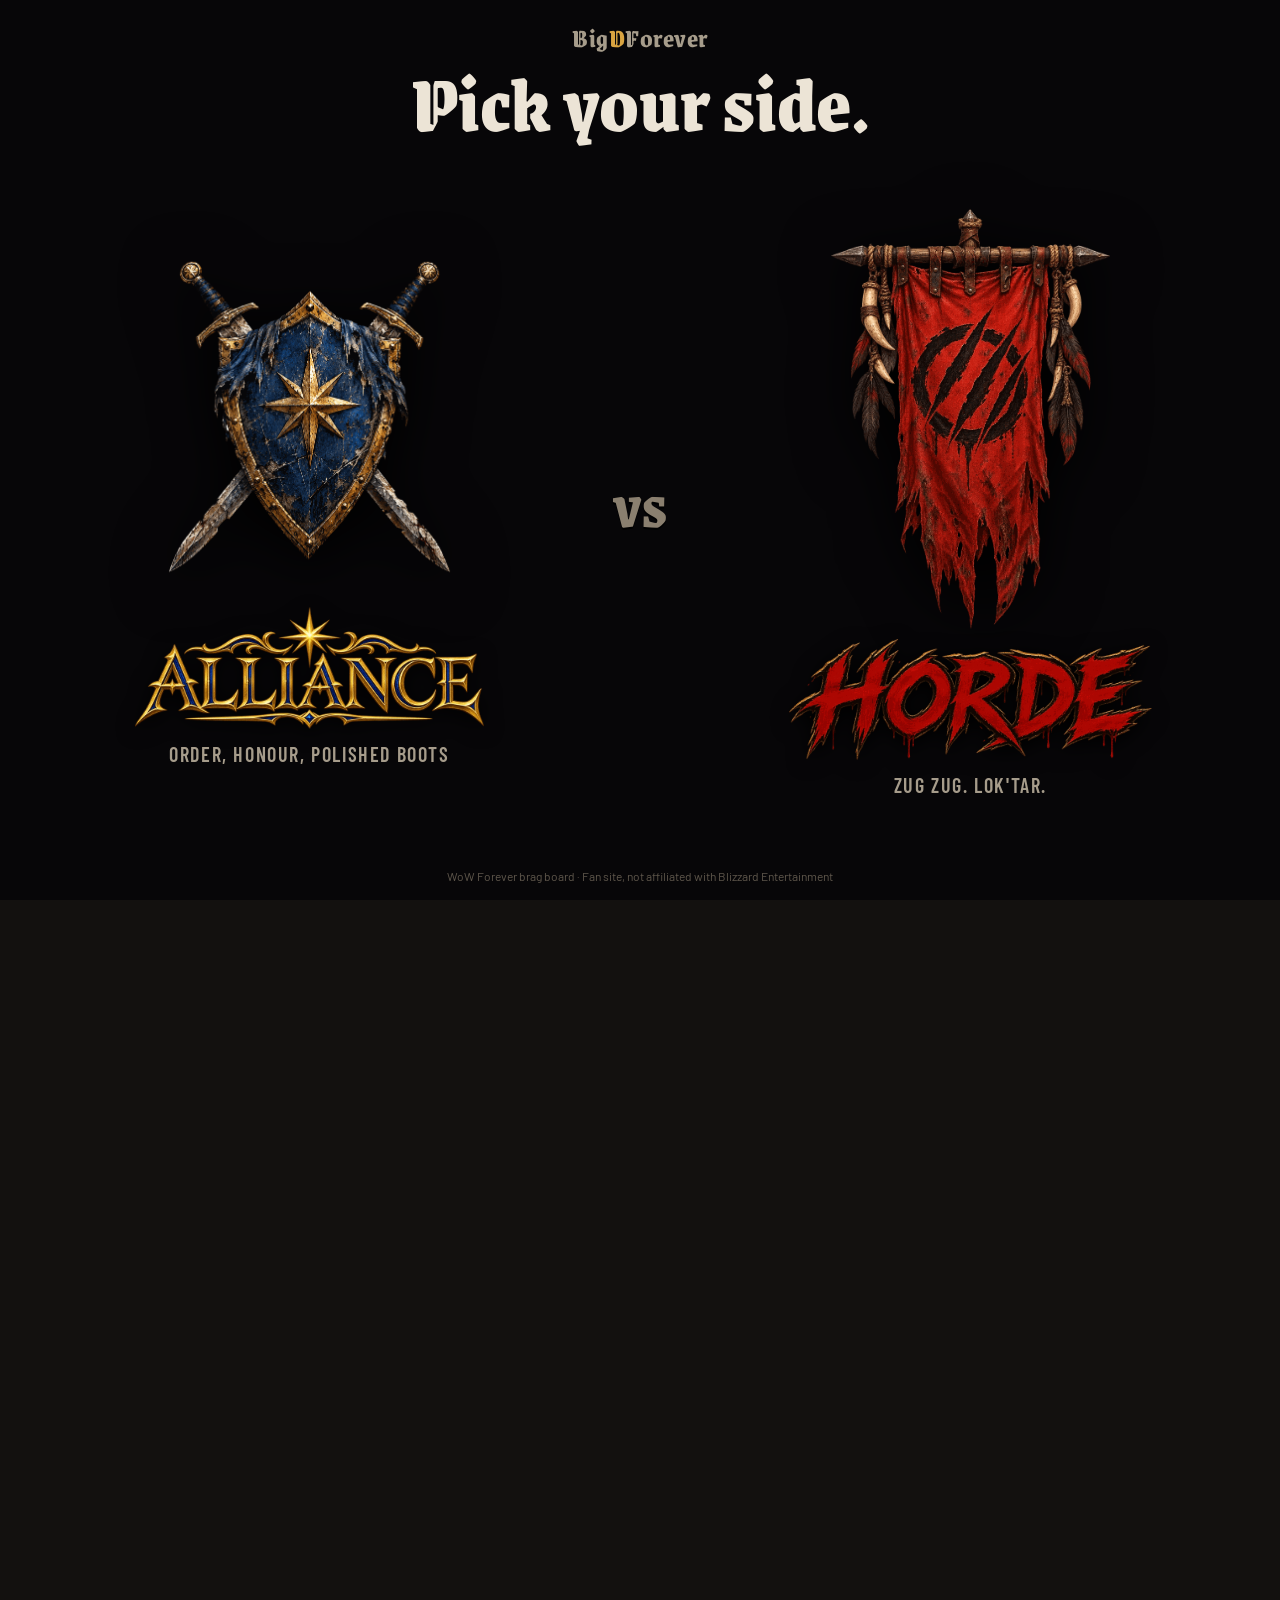
<file: index.html>
<!doctype html>
<html lang="en">
<head>
<meta charset="utf-8">
<meta name="google-site-verification" content="TQHtP5ySW8Yj8brTbme5kkc_IbCc7PNOZ9uqOQ9fnNc">
<meta name="viewport" content="width=device-width,initial-scale=1,viewport-fit=cover">
<meta property="og:title" content="BigDForever: BigD or Go Home">
<meta property="og:description" content="The WoW Forever brag board. Alliance vs Horde.">
<meta property="og:image" content="https://bigdforever.com/assets/art/share.jpg"><meta property="og:image:width" content="1200"><meta property="og:image:height" content="630"><meta property="og:type" content="website"><meta property="og:site_name" content="BigDForever"><meta name="twitter:card" content="summary_large_image">
<title>BigDForever – WoW Forever PvP Clips &amp; Brag Board (Alliance vs Horde)</title>
<script type="application/ld+json">
{"@context":"https://schema.org","@graph":[
 {"@type":"WebSite","name":"BigDForever","alternateName":"BigD Forever","url":"https://bigdforever.com/","description":"The WoW Forever brag board: Alliance vs Horde PvP clips, kills and glorious fails, read on air by our news anchors.","inLanguage":"en"},
 {"@type":"Organization","name":"BigDForever","url":"https://bigdforever.com/","logo":"https://bigdforever.com/assets/art/icon-512.png","sameAs":["https://www.youtube.com/@bigdforever_gg","https://www.tiktok.com/@bigdforever","https://discord.gg/Q4wMTybW6b","https://ko-fi.com/bigdforever"]}
]}
</script>
<link rel="canonical" href="https://bigdforever.com/">
<meta property="og:url" content="https://bigdforever.com/">
<meta name="description" content="The WoW Forever brag board. Alliance vs Horde: post your kills, loot and glorious fails. BigD or Go Home.">
<link rel="icon" type="image/png" sizes="32x32" href="assets/art/icon-32.png"><link rel="icon" type="image/png" sizes="192x192" href="assets/art/icon-192.png"><link rel="apple-touch-icon" href="assets/art/apple-touch-icon.png">
<link rel="preconnect" href="https://fonts.googleapis.com">
<link rel="stylesheet" href="https://fonts.googleapis.com/css2?family=Grenze+Gotisch:wght@600;800;900&family=Barlow:wght@400;500;600;700&family=Barlow+Condensed:wght@600;700&family=JetBrains+Mono:wght@500&display=swap">
<style>
/* Layout: a war-propaganda broadsheet. Full-bleed bands stacked down the page; the whole page re-tints to the faction you pick (navy/gold decree vs crimson/black war camp). Single committed dark look. */
:root{
  --ink:#13110f; --panel:#1c1915; --panel2:#24201a; --line:#342e26; --paper:#ece4d6; --muted:#a69c8b;
  --gold:#d9a441; --navy:#2a4f8f; --navy-hi:#6f9be0; --crimson:#b3261e; --crimson-hi:#e0352a;
  --tint:var(--gold); --tint-deep:#3a2d16;
  --display:"Grenze Gotisch","Times New Roman",serif;
  --cond:"Barlow Condensed","Arial Narrow",sans-serif;
  --body:"Barlow",system-ui,-apple-system,"Segoe UI",sans-serif;
  --mono:"JetBrains Mono",ui-monospace,Menlo,monospace;
  color-scheme:dark;
}
html[data-side="alliance"]{--tint:var(--navy-hi);--tint-deep:#14233f}
html[data-side="horde"]{--tint:var(--crimson-hi);--tint-deep:#3a1512}
*{box-sizing:border-box}
body{margin:0;background:var(--ink);color:var(--paper);font-family:var(--body);font-size:17px;line-height:1.55}
a{color:inherit}
.band{padding-left:max(16px,env(safe-area-inset-left,0px));padding-right:max(16px,env(safe-area-inset-right,0px))}
.wrap{max-width:1080px;margin:0 auto}
.eyebrow{font-family:var(--mono);font-size:12px;letter-spacing:.14em;text-transform:uppercase;color:var(--tint);transition:color .3s}
h1,h2,h3{text-wrap:balance;margin:0}
h2{font-family:var(--display);font-weight:800;font-size:clamp(34px,5vw,52px);line-height:1}
.lede{color:var(--muted);max-width:60ch;margin:0}

/* top bar */
.top{position:sticky;top:env(safe-area-inset-top,0px);z-index:20;background:color-mix(in srgb,var(--ink) 92%,transparent);backdrop-filter:blur(6px);border-bottom:1px solid var(--line)}
body::before{content:"";position:fixed;inset:0 0 auto;height:env(safe-area-inset-top,0px);z-index:21;background:var(--ink)}
.top .wrap{display:flex;align-items:center;gap:16px;padding-block:10px}
.brand{display:flex;align-items:center;gap:10px;text-decoration:none;font-family:var(--display);font-weight:800;font-size:24px}
.brand img{width:36px;height:36px;border-radius:50%}
.brand span{color:var(--gold)}
.nav{margin-left:auto;display:flex;gap:18px;align-items:center;font-family:var(--cond);font-weight:600;font-size:17px;letter-spacing:.04em;text-transform:uppercase}
.nav a{text-decoration:none;color:var(--muted)}
.nav a:hover{color:var(--paper)}
.nav a.btn{color:#fff;background:#5865f2;border-color:#5865f2}
.nav a.btn:hover{background:#4752c4;border-color:#4752c4;color:#fff}
.btn{display:inline-flex;align-items:center;justify-content:center;gap:8px;font-family:var(--cond);font-weight:700;font-size:19px;letter-spacing:.05em;text-transform:uppercase;text-decoration:none;padding:12px 22px;border-radius:4px;border:2px solid var(--gold);background:var(--gold);color:var(--ink);cursor:pointer}
.btn.ghost{background:transparent;color:var(--paper);border-color:var(--line)}
.btn.ghost:hover{border-color:var(--paper)}
.btn.sm{font-size:15px;padding:7px 14px}
.btn:focus-visible,.side:focus-visible,.nav a:focus-visible{outline:3px solid var(--paper);outline-offset:3px}
@media (max-width:720px){.nav .hide-m{display:none}}

/* hero */
.hero{position:relative;overflow:hidden;border-bottom:1px solid var(--line)}
.hero::before{content:"";position:absolute;inset:0;background:
  linear-gradient(100deg,color-mix(in srgb,var(--navy) 55%,transparent) 0 49.6%,transparent 49.6% 50.4%,color-mix(in srgb,var(--crimson) 50%,transparent) 50.4% 100%);
  opacity:.28;transition:opacity .4s}
html[data-side] .hero::before{opacity:.14}
.hero .wrap{position:relative;display:grid;grid-template-columns:1.25fr .75fr;gap:32px;align-items:center;padding-block:56px 48px}
.hero h1{font-family:var(--display);font-weight:900;font-size:clamp(56px,10vw,118px);line-height:.86;letter-spacing:-.01em}
.hero h1 em{font-style:normal;color:inherit}
.hero h1 .bd{color:var(--gold)}
.hero h1 .or{font-size:.5em;margin-left:.15em}
html[data-side="alliance"] .hero h1{text-shadow:3px 3px 0 #1b3a73,-2px -1px 0 rgba(0,0,0,.45)}
.hero .copy{display:flex;flex-direction:column;gap:20px;min-width:0}
.hero .copy p{font-size:19px;max-width:46ch;margin:0}
.emblem{width:100%;max-width:360px;justify-self:center;border-radius:50%;box-shadow:0 0 0 1px var(--line),0 30px 80px -20px #000}
.cta{display:flex;flex-wrap:wrap;gap:12px}
.countdown{display:flex;flex-wrap:wrap;align-items:baseline;gap:6px 14px;font-family:var(--mono);font-size:14px;color:var(--muted)}
.countdown b{font-weight:500;color:var(--paper);font-size:22px;font-variant-numeric:tabular-nums}
@media (max-width:760px){.hero .wrap{grid-template-columns:1fr;padding-block:36px}.emblem{max-width:220px;grid-row:1}}
/* hero clip (live since 22 Nov): a wide rectangle filled with our own fight clips (16:9), close to the sides. Clips in HERO_REEL at the bottom. */
.hero .wrap:has(.hero-clip){grid-template-columns:minmax(0,1fr) minmax(0,1fr);gap:56px}
.hero-clip{margin:0;width:100%;display:flex;flex-direction:column;gap:12px}
.hc-frame{position:relative;aspect-ratio:16/9;border-radius:10px;overflow:hidden;background:#000;box-shadow:0 0 0 2px #d9a441,0 0 0 6px var(--ink),0 0 0 7px var(--line),0 30px 80px -20px #000}
html[data-side="horde"] .hc-frame{box-shadow:0 0 0 2px #c08a3e,0 0 0 6px var(--ink),0 0 0 7px var(--line),0 30px 80px -20px #000}
.hc-frame video{position:absolute;inset:0;width:100%;height:100%;object-fit:cover;transition:opacity .35s ease}
.hc-frame video.fade{opacity:0}
.hero-clip figcaption{text-align:center}
.hero-clip figcaption a{display:inline-block;padding:4px;font-family:var(--cond);font-weight:700;font-size:24px;letter-spacing:.06em;text-transform:uppercase;color:#d9a441;white-space:nowrap;text-decoration:none;text-shadow:0 2px 0 rgba(0,0,0,.6)}
.hero-clip figcaption a:hover{text-decoration:underline;text-underline-offset:5px}
.hero-clip figcaption a:focus-visible{outline:2px solid #d9a441;outline-offset:3px}
@media (max-width:760px){.hero .wrap:has(.hero-clip){grid-template-columns:1fr;gap:22px;padding-top:19px}.hero-clip{grid-row:1;gap:8px;width:88%;justify-self:center}.hero-clip figcaption a{font-size:20px}}

/* hero video: real clips play one after another behind the title. Phones: on (Dejan 10 Nov). Computers: preview only (?video=a) until approved. */
.hero-vid,.hero-shade{display:none}
html.hv-on .hero-vid{display:block;position:absolute;inset:0;width:100%;height:100%;object-fit:cover;z-index:0;pointer-events:none;transition:opacity .45s ease;filter:blur(1px) saturate(1.1)}
html.hv-on .hero-vid.fade{opacity:0}
html.hv-on .hero-shade{display:block;position:absolute;inset:0;z-index:1;pointer-events:none;background:color-mix(in srgb,var(--ink) 74%,transparent)}
@media (min-width:761px){html.hv-on .hero-shade{background:linear-gradient(90deg,color-mix(in srgb,var(--ink) 95%,transparent) 0,color-mix(in srgb,var(--ink) 88%,transparent) 40%,color-mix(in srgb,var(--ink) 55%,transparent) 66%,color-mix(in srgb,var(--ink) 42%,transparent) 100%),linear-gradient(0deg,var(--ink) 0,transparent 28%)}}
html.hv-on .hero::after{display:none}
html.hv-on .hero .wrap{z-index:2}

/* pick side */
.pick{background:var(--panel);border-bottom:1px solid var(--line)}
.pick .wrap{padding-block:28px;display:flex;flex-wrap:wrap;align-items:center;gap:16px 24px}
.pick h2{font-size:clamp(28px,4vw,38px)}
.sides{display:flex;gap:12px;flex-wrap:wrap;margin-left:auto}
.side{font:inherit;cursor:pointer;border-radius:6px;padding:12px 22px;min-width:170px;text-align:left;border:2px solid var(--line);background:var(--ink);color:var(--paper)}
.side .t{display:block;font-family:var(--display);font-weight:800;font-size:30px;line-height:1}
.side .s{display:block;font-size:13px;color:var(--muted)}
.side.a .t{color:var(--navy-hi)} .side.h .t{color:var(--crimson-hi)}
.side[aria-pressed="true"].a{border-color:var(--navy-hi);background:#14233f}
.side[aria-pressed="true"].h{border-color:var(--crimson-hi);background:#3a1512}
.cry{flex-basis:100%;margin:0;font-family:var(--cond);font-weight:700;font-size:20px;letter-spacing:.04em;text-transform:uppercase;color:var(--tint)}
.cry:empty{display:none}

/* sections generic */
.sec .wrap{padding-block:56px;display:flex;flex-direction:column;gap:28px}
.sec + .sec .wrap{border-top:1px solid var(--line)}
.head{display:flex;flex-direction:column;gap:10px}

/* body count */
.score{display:grid;grid-template-columns:1fr auto 1fr;align-items:end;gap:16px}
.fx{display:flex;flex-direction:column;gap:4px}
.fx.r{text-align:right}
.fx .n{font-family:var(--display);font-weight:900;font-size:clamp(64px,12vw,128px);line-height:.85;font-variant-numeric:tabular-nums}
.fx.a .n{color:var(--navy-hi)} .fx.h .n{color:var(--crimson-hi)}
.fx .l{font-family:var(--cond);font-weight:700;font-size:20px;letter-spacing:.08em;text-transform:uppercase}
.vs{font-family:var(--display);font-weight:800;font-size:32px;color:var(--muted);padding-bottom:12px}
.bar{display:flex;height:14px;border-radius:7px;overflow:hidden;background:var(--line)}
.bar i{display:block;height:100%;transition:width .6s}
.bar .ba{background:var(--navy-hi)} .bar .bh{background:var(--crimson-hi)}
.note{font-size:14px;color:var(--muted);margin:0}

/* chaos */
.chaos{background:var(--tint-deep);transition:background .4s}
.chaos .wrap{border-top:0!important}
.grid{display:grid;grid-template-columns:repeat(auto-fit,minmax(220px,1fr));gap:14px}
.tile{background:color-mix(in srgb,var(--ink) 55%,transparent);border:1px solid var(--line);border-radius:6px;padding:18px;display:flex;flex-direction:column;gap:6px;min-width:0}
.tile h3{font-family:var(--cond);font-weight:700;font-size:22px;letter-spacing:.02em;text-transform:uppercase;line-height:1.1}
.tile p{margin:0;color:var(--muted);font-size:15px}

.chaos-cta{display:grid;grid-template-columns:repeat(auto-fill,minmax(220px,1fr));gap:14px}
.chaos-cta .btn{width:100%;text-align:center}
.btn.discord{background:#5865f2;border-color:#5865f2;color:#fff}
.btn.discord:hover{background:#4752c4;border-color:#4752c4}
/* how */
.steps{display:grid;grid-template-columns:repeat(3,1fr);gap:20px;counter-reset:s}
.step{display:flex;flex-direction:column;gap:8px;min-width:0}
.step::before{counter-increment:s;content:counter(s);font-family:var(--display);font-weight:900;font-size:56px;line-height:.9;color:var(--tint);transition:color .3s}
.step h3{font-family:var(--cond);font-weight:700;font-size:24px;text-transform:uppercase}
.step p{margin:0;color:var(--muted)}
@media (max-width:760px){.steps{grid-template-columns:1fr}}
.votes{overflow-x:auto}
table{border-collapse:collapse;width:100%;min-width:520px;font-size:15px}
th,td{text-align:left;padding:10px 12px;border-bottom:1px solid var(--line);vertical-align:top}
th{font-family:var(--mono);font-size:11px;letter-spacing:.1em;text-transform:uppercase;color:var(--muted);font-weight:500}
td b{font-family:var(--cond);font-size:19px;letter-spacing:.03em;text-transform:uppercase}
/* phones: the vote table fits the screen (was cut off on the right, 19 Nov audit) */
@media (max-width:560px){table{min-width:0;font-size:14px}th,td{padding:10px 6px}td b{font-size:17px}}

/* featured */
.feed{display:grid;grid-template-columns:repeat(auto-fill,minmax(260px,1fr));gap:16px}
.card{display:flex;flex-direction:column;border:1px solid var(--line);border-radius:6px;overflow:hidden;background:var(--panel);text-decoration:none;min-width:0}
.card:hover{border-color:var(--paper)}
.card .img{aspect-ratio:16/9;background:var(--panel2) center/cover no-repeat;max-width:100%}
.card .bd{padding:14px;display:flex;flex-direction:column;gap:6px}
.card .meta{font-family:var(--mono);font-size:11px;letter-spacing:.08em;text-transform:uppercase;color:var(--muted)}
.card h3{font-family:var(--cond);font-weight:700;font-size:21px;line-height:1.15}
.card.a{box-shadow:inset 0 3px 0 var(--navy-hi)} .card.h{box-shadow:inset 0 3px 0 var(--crimson-hi)}
.empty{border:1px dashed var(--line);border-radius:6px;padding:28px;display:flex;flex-direction:column;gap:12px;align-items:flex-start}
.empty h3{font-family:var(--display);font-weight:800;font-size:34px}
.empty p{margin:0;color:var(--muted);max-width:55ch}

/* challenges */
.chal{display:grid;grid-template-columns:1fr 1fr;gap:16px}
.ch{border:1px solid var(--line);border-radius:6px;padding:22px;display:flex;flex-direction:column;gap:8px;background:var(--panel)}
.ch.h{border-top:4px solid var(--crimson-hi)} .ch.a{border-top:4px solid var(--navy-hi)}
.ch .who{font-family:var(--mono);font-size:11px;letter-spacing:.12em;text-transform:uppercase;color:var(--muted)}
.ch h3{font-family:var(--display);font-weight:800;font-size:40px;line-height:1}
.ch p{margin:0;color:var(--muted)}
.ch .tg{font-family:var(--cond);font-weight:700;font-size:20px;text-transform:uppercase;color:var(--paper)}
@media (max-width:640px){.chal{grid-template-columns:1fr}}

/* sections list */
.rules{display:grid;grid-template-columns:repeat(4,1fr);gap:12px}
.rule{border:1px solid var(--line);border-radius:6px;padding:16px;display:flex;flex-direction:column;gap:2px}
.rule .t{font-family:var(--display);font-weight:800;font-size:34px;line-height:1}
.rule .s{font-size:14px;color:var(--muted)}
@media (max-width:760px){.rules{grid-template-columns:1fr 1fr}}
.chips{display:flex;flex-wrap:wrap;gap:8px}
.chip{font-size:14px;font-weight:600;padding:6px 12px;border-radius:999px;border:1px solid var(--line);color:var(--paper);background:var(--panel)}

/* join */
.join{background:var(--panel);border-top:1px solid var(--line)}
.join .wrap{padding-block:56px;display:grid;grid-template-columns:1fr auto;gap:24px;align-items:center}
.join h2{font-size:clamp(40px,7vw,72px)}
.links{display:flex;flex-direction:column;gap:10px;min-width:220px}
@media (max-width:700px){.join .wrap{grid-template-columns:1fr}}
footer .wrap{padding-block:28px;color:var(--muted);font-size:13px;display:flex;flex-wrap:wrap;gap:8px 24px;justify-content:space-between}
@media (prefers-reduced-motion:reduce){*{transition:none!important}}
/* ===== propaganda polish (CSS only) ===== */
body::after{content:"";position:fixed;inset:0;pointer-events:none;z-index:50;opacity:.07;mix-blend-mode:overlay;
  background-image:url("data:image/svg+xml,%3Csvg xmlns='http://www.w3.org/2000/svg' width='160' height='160'%3E%3Cfilter id='n'%3E%3CfeTurbulence type='fractalNoise' baseFrequency='.9' numOctaves='2' stitchTiles='stitch'/%3E%3C/filter%3E%3Crect width='100%25' height='100%25' filter='url(%23n)'/%3E%3C/svg%3E")}
.hero::after{content:"";position:absolute;inset:-40%;pointer-events:none;
  background:repeating-conic-gradient(from 0deg at 72% 50%,color-mix(in srgb,var(--gold) 9%,transparent) 0deg 6deg,transparent 6deg 18deg);
  -webkit-mask:radial-gradient(circle at 72% 50%,#000 0 18%,transparent 46%);mask:radial-gradient(circle at 72% 50%,#000 0 18%,transparent 46%)}
@media (max-width:760px){.hero::after{background:repeating-conic-gradient(from 0deg at 50% 22%,color-mix(in srgb,var(--gold) 9%,transparent) 0deg 6deg,transparent 6deg 18deg);
  -webkit-mask:radial-gradient(circle at 50% 22%,#000 0 14%,transparent 40%);mask:radial-gradient(circle at 50% 22%,#000 0 14%,transparent 40%)}}
.hero .wrap{z-index:1}
.hero h1{text-shadow:3px 3px 0 color-mix(in srgb,var(--crimson) 75%,transparent),-2px -1px 0 color-mix(in srgb,var(--navy) 80%,transparent)}
.emblem{box-shadow:0 0 0 6px var(--ink),0 0 0 8px color-mix(in srgb,var(--gold) 70%,transparent),0 0 0 14px var(--ink),0 0 0 15px var(--line),0 30px 80px -20px #000}
.head .eyebrow{align-self:flex-start;border:1.5px solid currentColor;border-radius:2px;padding:3px 9px 2px;transform:rotate(-1.2deg);box-shadow:2px 2px 0 color-mix(in srgb,currentColor 25%,transparent)}
.head h2{position:relative;padding-bottom:14px}
.head h2::after{content:"";position:absolute;left:0;bottom:0;width:72px;height:6px;background:var(--tint);transition:background .3s;
  clip-path:polygon(0 0,100% 0,94% 100%,0 100%)}
.ticker{overflow:hidden;background:var(--gold);color:var(--ink);border-block:3px solid var(--ink);box-shadow:0 1px 0 var(--line),0 -1px 0 var(--line)}
.ticker .track{display:flex;width:max-content;animation:tick 48s linear infinite}
.ticker span{font-family:var(--cond);font-weight:700;font-size:17px;letter-spacing:.12em;text-transform:uppercase;padding:9px 0;white-space:nowrap}
.ticker span::after{content:"\2605";margin:0 22px;font-size:13px;position:relative;top:-1px}
@keyframes tick{to{transform:translateX(-50%)}}
@media (prefers-reduced-motion:reduce){.ticker .track{animation:none}}
.war-links{display:grid;grid-template-columns:1.3fr 1fr 1fr;gap:14px}
.wl{grid-column:span 1;display:flex;flex-direction:column;gap:6px;min-width:0;text-decoration:none;background:var(--panel);border:1px solid var(--line);border-radius:6px;padding:18px;position:relative;overflow:hidden;transition:border-color .2s,transform .2s}
.wl:hover{border-color:var(--tint);transform:translateY(-2px)}
.wl:focus-visible{outline:3px solid var(--paper);outline-offset:3px}
.wl .no{position:absolute;top:14px;right:18px;font-family:var(--cond);font-weight:700;font-size:30px;letter-spacing:.06em;line-height:1;color:var(--tint);transition:color .3s}
.wl b{font-family:var(--cond);font-weight:700;font-size:23px;letter-spacing:.02em;text-transform:uppercase;line-height:1.1;padding-right:64px}
.wl span:last-child{color:var(--muted);font-size:15px}
.wl.wide2{grid-column:span 2}
.wl.big{grid-row:span 2;justify-content:flex-end;min-height:220px;
  background:radial-gradient(circle at 30% 30%,color-mix(in srgb,var(--navy) 35%,transparent),transparent 55%),radial-gradient(circle at 75% 70%,color-mix(in srgb,var(--crimson) 35%,transparent),transparent 55%),var(--panel)}
.wl.big .no{font-size:44px;top:16px;right:22px}
.wl.big b{font-size:32px}
@media (max-width:860px){.war-links{grid-template-columns:1fr 1fr}.wl.wide2{grid-column:span 1}.wl.big{grid-column:span 2;grid-row:auto;min-height:160px}}
@media (max-width:440px){.war-links{grid-template-columns:1fr}.wl.wide2{grid-column:auto}.wl.big{grid-column:auto}}
.tile,.ch{position:relative}
.ch::after{content:"WANTED";position:absolute;top:16px;right:14px;font-family:var(--cond);font-weight:700;font-size:13px;letter-spacing:.18em;color:var(--muted);border:1.5px solid var(--line);padding:2px 6px;transform:rotate(4deg)}
</style>

<link rel="stylesheet" href="assets/faction.css?v=20261119a"><script src="assets/v11/v11-flags.js?v=20261111a"></script><link rel="stylesheet" href="assets/v11/v11.css?v=20261119b"><link rel="stylesheet" href="assets/v11/fx11.css?v=20261111a"><script src="assets/v11/v11.js?v=20261120a" defer></script><script src="assets/v11/fx11.js?v=20261120c" defer></script><link rel="stylesheet" href="assets/v11/pages11.css?v=20261125a"><script src="assets/v11/pages11.js?v=20261120a" defer></script><script src="assets/v11/tileglow.js?v=20261111a" defer></script>
<script src="assets/faction.js?v=20261119a"></script><script src="assets/sparkle.js?v=20261119h" defer></script>
<script defer src="https://cloud.umami.is/script.js" data-website-id="514e18a2-39d1-4a61-b429-dae9f1b6f5bc" data-tag="bigd" data-domains="bigdforever.com,www.bigdforever.com"></script><script defer src="assets/track.js?v=20261123a"></script>
</head>
<body>
<header class="top band">
  <div class="wrap">
    <a class="brand" href="#top"><img src="emblem.jpg" alt="">Big<span>D</span>Forever</a>
    <nav class="nav" aria-label="Main">
      <a class="hide-m" href="map.html">War Map</a>
      <a class="hide-m" href="challenge.html">Challenge</a>
      <a class="hide-m" href="halls.html">Halls</a>
      <a class="hide-m" href="past.html">Past</a>
      <a class="hide-m" href="clips.html">How to clip</a>
      <a class="btn sm" id="nav-discord" href="#">Discord</a>
    </nav>
  </div>
</header>

<main id="top">
  <section class="hero band">
    <video class="hero-vid" muted playsinline preload="none" aria-hidden="true" tabindex="-1"></video><div class="hero-shade"></div>
    <div class="wrap">
      <div class="copy">
        <div class="eyebrow">WoW Forever · the faction war brag board</div>
        <h1>Go <span class="bd">BigD</span> <small class="or">or</small><br><em>Go Home.</em></h1>
        <p>Post your kills, your loot and your finest fails. Pick a side and rub it in.</p>
        <div class="cta">
          <a class="btn" id="cta-discord" href="#">Join the war on Discord</a>
          <a class="btn ghost" id="cta-submit" href="#">Submit a brag</a>
        </div>
        <div class="countdown" id="countdown" aria-live="polite"></div>
      </div>
      <figure class="hero-clip" id="hero-clip">
        <div class="hc-frame"><video class="hc-vid" muted playsinline preload="auto" aria-label="Fight clips from our videos"></video></div>
        <figcaption><a href="vault.html">More clips &rarr;</a></figcaption>
      </figure>
    </div>
  </section>

  <div class="ticker" aria-hidden="true"><div class="track"><span>BigD or Go Home</span><span>For the Horde</span><span>For the Alliance</span><span>Pics or it didn't happen</span><span>Enemy salt counts double</span><span>No kill-trading</span><span>Tarren Mill remembers</span><span>BigD or Go Home</span><span>For the Horde</span><span>For the Alliance</span><span>Pics or it didn't happen</span><span>Enemy salt counts double</span><span>No kill-trading</span><span>Tarren Mill remembers</span></div></div>


  <section class="sec band" id="war" aria-labelledby="war-h">
    <div class="wrap">
      <div class="head">
        <div class="eyebrow">Report to the front</div>
        <h2 id="war-h">The war room</h2>
      </div>
      <div class="war-links">
        <a class="wl big" href="map.html"><span class="no">I</span><b>The War Map</b><span>Every zone, coloured by who's winning it.</span></a>
        <a class="wl" href="challenge.html"><span class="no">II</span><b>The bounty</b><span>Open Season: every fair kill counts. Rules and standings.</span></a>
        <a class="wl" href="halls.html"><span class="no">III</span><b>Hall of Fame</b><span>Heroes, villains, and next door, the Hall of Shame.</span></a>
        <a class="wl" href="past.html"><span class="no">IV</span><b>Taste of the Past</b><span>Beta chaos and Classic Hardcore legends.</span></a>
        <a class="wl" href="clips.html"><span class="no">V</span><b>How to clip</b><span>Save the moment with one key.</span></a>
        <a class="wl wide2" href="spotlight.html"><span class="no">VI</span><b>Streamer Spotlight</b><span>The streamers riding with BigD. First in: Hozitojones.</span></a>
        <a class="wl" href="vault.html"><span class="no">VII</span><b>Clip Vault</b><span>Every clip. Filter by who, side or tag.</span></a>
      </div>
    </div>
  </section>

  <section class="sec band" id="how" aria-labelledby="how-h">
    <div class="wrap">
      <div class="head">
        <div class="eyebrow">How it works</div>
        <h2 id="how-h">Brag. Get judged. Get famous.</h2>
      </div>
      <div class="steps">
        <div class="step"><h3>Post it</h3><p>Drop a clip or screenshot in #brags on Discord, or use the form. No account needed for the form.</p></div>
        <div class="step"><h3>The crowd votes</h3><p>Both factions react. Enemy rage counts for you. Boring gets sunk.</p></div>
        <div class="step"><h3>Glory</h3><p>Top brags hit the Hall of Fame and the weekly video, credited to your character.</p></div>
      </div>
      <div class="votes">
        <table>
          <thead><tr><th>Vote</th><th>Who gives it</th><th>What it does</th></tr></thead>
          <tbody>
            <tr><td><b>Pride</b></td><td>Your own faction</td><td>Normal points</td></tr>
            <tr><td><b>Respect</b></td><td>The enemy</td><td>Worth the most. Even they had to admit it.</td></tr>
            <tr><td><b>Cringe</b></td><td>Your own faction</td><td>Pushes it down</td></tr>
            <tr><td><b>Salt</b></td><td>The enemy</td><td>Counts for you. Their rage is your reward.</td></tr>
            <tr><td><b>Zzz</b></td><td>Anyone</td><td>Boring. Sinks it when both sides yawn.</td></tr>
          </tbody>
        </table>
      </div>
    </div>
  </section>

  <section class="sec band" id="brags" aria-labelledby="brags-h">
    <div class="wrap">
      <div class="head">
        <div class="eyebrow" id="brags-eyebrow">Newest in the Clip Vault</div>
        <h2 id="brags-h">This week's best</h2>
      </div>
      <div id="feed"></div>
    </div>
  </section>

  <section class="sec band" id="score" aria-labelledby="score-h" hidden>
    <div class="wrap">
      <div class="head">
        <div class="eyebrow" id="score-eyebrow">Body Count</div>
        <h2 id="score-h">Who's winning the war</h2>
      </div>
      <div class="score">
        <div class="fx a"><span class="n" id="n-alliance">0</span><span class="l">Alliance</span></div>
        <div class="vs">vs</div>
        <div class="fx h r"><span class="n" id="n-horde">0</span><span class="l">Horde</span></div>
      </div>
      <div class="bar" aria-hidden="true"><i class="ba" id="b-alliance" style="width:50%"></i><i class="bh" id="b-horde" style="width:50%"></i></div>
      <p class="note" id="score-note"></p>
    </div>
  </section>

  <section class="sec band" id="challenge" aria-labelledby="ch-h">
    <div class="wrap">
      <div class="head">
        <div class="eyebrow" id="ch-eyebrow">Open Season · 18 Nov – 2 Dec</div>
        <h2 id="ch-h">Bruh. It's on.</h2>
        <p class="lede" id="ch-lede"></p>
      </div>
      <div class="chal">
        <div class="ch h"><span class="who">Horde only</span><h3>Open Season on the Alliance</h3><p class="tg" id="ch-gnome"></p><p>Any Alliance player, any race, world PvP, fair fights only. <i class="quip" data-q="a"></i></p></div>
        <div class="ch a"><span class="who">Alliance only</span><h3>Open Season on the Horde</h3><p class="tg" id="ch-milk"></p><p>Any Horde player, any race, world PvP, fair fights only. <i class="quip" data-q="h"></i></p></div>
      </div>
      <p class="note"><a href="challenge.html" style="color:var(--paper)">Full rules, standings and the clock</a>. Talk trash in #challenges on Discord. Kill-trading lands you in the Hall of Shame.</p>
    </div>
  </section>

  <section class="sec band" aria-labelledby="sec-h">
    <div class="wrap">
      <div class="head">
        <div class="eyebrow">Where your brag goes</div>
        <h2 id="sec-h">Pick your ruleset</h2>
      </div>
      <div class="rules">
        <div class="rule"><span class="t">Hard</span><span class="s">PvP</span></div>
        <div class="rule"><span class="t">Limp</span><span class="s">Normal / PvE</span></div>
        <div class="rule"><span class="t">Stiff</span><span class="s">Hardcore, this winter</span></div>
        <div class="rule"><span class="t">Foreplay</span><span class="s">Roleplay</span></div>
      </div>
      <div class="chips">
        <span class="chip">Brag</span><span class="chip">Gang-ganked</span><span class="chip">Golden Durability</span><span class="chip">Return to Sender</span><span class="chip">Friendly Fire</span><span class="chip">Wild Wild WoW</span><span class="chip">Best Racial</span><span class="chip">Meme</span><span class="chip">Tiny D</span><span class="chip">Twink Powah</span><span class="chip">Golddiggers</span><span class="chip">Make Love Not War</span>
      </div>
    </div>
  </section>

  <section class="join band" id="socials" aria-labelledby="join-h" style="scroll-margin-top:90px">
    <div class="wrap">
      <div class="head">
        <h2 id="join-h">BigD or Go Home.</h2>
        <p class="lede">Find us everywhere. Discord for brags, votes, trash talk and the weekly challenge. YouTube and TikTok for the highlights.</p>
      </div>
      <div class="links" id="links"></div>
    </div>
  </section>
</main>

<footer class="band"><div class="wrap"><span>BigDForever is a fan site. Not affiliated with or endorsed by Blizzard Entertainment. World of Warcraft is a trademark of Blizzard Entertainment, Inc.</span><span>Character names only · house rules on Discord</span></div></footer>

<script>
/* ===== EDIT THIS BLOCK TO UPDATE THE SITE ===== */
const BIGD = {
  discord: "https://discord.gg/Q4wMTybW6b",
  form: "https://tally.so/r/5XbVeZ",
  tiktok: "https://www.tiktok.com/@bigdforever",
  youtube: "https://www.youtube.com/@bigdforever_gg",
  kofi: "https://ko-fi.com/bigdforever",   // War chest (tips)
  launch: "2026-11-04T23:00:00Z",    // WoW Forever servers open
  scoreTitle: "Body Count",
  scoreShowAt: 10,                   // the Body Count stays hidden until this many approved PvP brags are counted (Dejan 8 Nov: no scary 0–0)
  // Automatic mode: paste the "Publish to web" CSV links of the Google Sheet's Score and Featured tabs.
  // Score tab rows:    alliance,<number> / horde,<number> / updated,<text>
  // Featured tab rows: title,character,faction,category,url,image (first row = these headers)
  sheets: {
    score:    "",   // 18 Nov: Body Count = kills in our posted videos (claude/score-ledger.md + kill sheets), set by hand below. Old Score tab (approved brags only): https://docs.google.com/spreadsheets/d/e/2PACX-1vSML71-50n_CFnIRmaFP1wiJG7Lw41zfRsSMJcQ_gvIa04f5SYwQy-s5gga52sbK9KZ6sFjzqL2mNAw/pub?single=true&output=csv&gid=1623430928   // Score tab (alliance / horde / updated)
    clips:    "https://docs.google.com/spreadsheets/d/e/2PACX-1vSML71-50n_CFnIRmaFP1wiJG7Lw41zfRsSMJcQ_gvIa04f5SYwQy-s5gga52sbK9KZ6sFjzqL2mNAw/pub?single=true&output=csv&gid=2110458744",
    featured: "https://docs.google.com/spreadsheets/d/e/2PACX-1vSML71-50n_CFnIRmaFP1wiJG7Lw41zfRsSMJcQ_gvIa04f5SYwQy-s5gga52sbK9KZ6sFjzqL2mNAw/pub?single=true&output=csv&gid=890798058"     // Featured tab (title,character,faction,category,url,image)
  },
  // Manual fallback, used when the sheet links are empty or can't be loaded
  score: { alliance: 4, horde: 18, updated: "25 Nov" },   // kills in our posted videos (score-ledger.md); add every checked kill sheet   // e.g. updated: "Thu 5 Nov, 18:00"
  challenge: { week: "Open Season", target: 3, endsAt: "2026-12-02T04:00:00Z", ends: "at EU weekly reset: Wednesday 2 December, 04:00 UTC (05:00 CET)" },
  featured: [
    // { title: "1v3 at the Crossroads", character: "Gnomeslayer", faction: "horde", category: "Brag", url: "https://...", image: "" }
  ]
};
/* ============================================== */

const $ = id => document.getElementById(id);
["nav-discord","cta-discord"].forEach(id => $(id).href = BIGD.discord);
$("cta-submit").href = BIGD.form;

// links
// Socials (menu "Socials" jumps here). Every new social goes in this list.
const L = [["Join the Discord", BIGD.discord, true], ["YouTube", BIGD.youtube], ["TikTok", BIGD.tiktok], ["Submit a brag", BIGD.form], ["War chest (Ko-fi donation)", BIGD.kofi]];
L.filter(x => x[1]).forEach(([t, u, main]) => { const a = document.createElement("a"); a.className = "btn" + (main ? "" : " ghost"); a.href = u; a.target = "_blank"; a.rel = "noopener"; a.textContent = t; $("links").append(a); });

// score
function renderScore(alliance, horde, updated, auto) {
  const A = +alliance || 0, H = +horde || 0, T = A + H;
  $("score-eyebrow").textContent = BIGD.scoreTitle;
  $("score").hidden = T < (BIGD.scoreShowAt || 0);
  $("n-alliance").textContent = A; $("n-horde").textContent = H;
  $("b-alliance").style.width = (T ? A / T * 100 : 50) + "%"; $("b-horde").style.width = (T ? H / T * 100 : 50) + "%";
  $("score-note").textContent = (T ? (A === H ? "Dead even." : (A > H ? "Alliance" : "Horde") + " leads by " + Math.abs(A - H) + ".") : "No kills counted yet. First Blood is still up for grabs.") +
    " Every world PvP kill in our clips and approved brags, both sides counted" + (auto ? ", updated automatically" : "") + (updated ? ", last update " + updated : "") + ".";
}
renderScore(BIGD.score.alliance, BIGD.score.horde, BIGD.score.updated, false);

// challenge
$("ch-eyebrow").textContent = "Open Season · 18 Nov – 2 Dec";
$("ch-gnome").textContent = $("ch-milk").textContent = "Target: " + BIGD.challenge.target + " kills";
$("ch-lede").textContent = "Started Wed 18 Nov at the EU reset, ends " + BIGD.challenge.ends + ". First three per faction to hit the target go into the Hall of Fame. The first bounty went to the Horde.";
const QUIPS = {a:["Belittle a gnome.", "Trim a beard.", "Take an ear. They have spares.", "Ground a sky elf.", "Dwarves: short temper, shorter health bar.", "Night elves: pretty ears, ugly deaths.", "Gnomes: small target, big points.", "Humans: so average it hurts. Make it hurt more.", "Sky elves: what goes up…", "Gnomes: no ladder needed.", "Humans: Stormwind's finest. Allegedly.", "Dwarves: drunk on ale, drunker on defeat.", "Night elves: Shadowmeld can't hide a corpse.", "Make the gnome's day shorter. Like the gnome.", "Paladins bubble. Bubbles pop.", "Kick a gnome. It's tradition.", "Sky elves: the fall is the fun part.", "Corpse run? That's a you problem.", "Fair fight. Unfair result.", "Spirit healer's getting overtime."], h:["Just die already.", "Green, smelly and dead.", "Milk runner-up.", "Undead: second death's the charm.", "Trolls: regenerate this.", "Tauren: the bigger they are…", "Orcs: zug zug, thud thud.", "Sky elves: clip their wings.", "Tauren: well done, not medium rare.", "Trolls: no regen for that.", "Undead: rot faster.", "Tauren: the steak is high.", "Zug zug? Zug done.", "Undead: rotten to the core.", "Rot purged.", "Corpse run? That's a you problem.", "Fair fight. Unfair result.", "Spirit healer's getting overtime."]};
document.querySelectorAll(".quip").forEach(q => { const l = QUIPS[q.dataset.q]; q.textContent = l[Math.floor(Math.random()*l.length)]; });

// feed
const isLink = u => /^https?:\/\//i.test(String(u || "").trim());
function renderFeed(list) {
  const feed = $("feed"); feed.textContent = "";
  list = (list || []).filter(p => p && p.title && isLink(p.url));
  if (!list.length) {
    feed.innerHTML = '<div class="empty"><h3>Fresh from the Vault</h3><p>Player brags show up here once they\'re picked. Until then, the Clip Vault has the best of Forever so far: kills, escapes and glorious fails.</p></div>';
    const a = document.createElement("a"); a.className = "btn"; a.href = "vault.html"; a.textContent = "Open the Clip Vault"; feed.firstChild.append(a);
    const b = document.createElement("a"); b.className = "btn ghost"; b.href = BIGD.form; b.target = "_blank"; b.rel = "noopener"; b.textContent = "Post your own"; b.style.marginTop = "10px"; feed.firstChild.append(b);
    return;
  }
  const g = document.createElement("div"); g.className = "feed";
  list.forEach(p => {
    const fl = String(p.faction || "").toLowerCase(), fac = fl.includes("alliance") ? "alliance" : fl.includes("horde") ? "horde" : "";
    const a = document.createElement("a"); a.className = "card " + (fac === "alliance" ? "a" : "h"); a.href = p.url.trim(); a.target = "_blank"; a.rel = "noopener";
    const im = document.createElement("div"); im.className = "img"; const yt = (p.url.match(/(?:youtube\.com\/(?:watch\?v=|shorts\/|embed\/)|youtu\.be\/)([\w-]{11})/i) || [])[1]; const pic = isLink(p.image) ? p.image.trim() : yt ? "https://i.ytimg.com/vi/" + yt + "/hqdefault.jpg" : "/thumb?u=" + encodeURIComponent(p.url.trim()); im.style.backgroundImage = "url('" + pic.replace(/'/g, "%27") + "')";
    const bd = document.createElement("div"); bd.className = "bd";
    const m = document.createElement("span"); m.className = "meta"; m.textContent = (fac ? fac + " · " : "") + (p.category || "Brag");
    const h = document.createElement("h3"); h.textContent = p.title;
    const c = document.createElement("span"); c.className = "meta"; c.textContent = p.character ? "by " + p.character : "";
    bd.append(m, h, c); a.append(im, bd); g.append(a);
  });
  feed.append(g);
}
renderFeed(BIGD.featured);

// automatic mode: read the published Google Sheet tabs
function parseCSV(text) {
  const rows = []; let row = [], cell = "", q = false;
  for (let i = 0; i < text.length; i++) {
    const ch = text[i];
    if (q) { if (ch === '"') { if (text[i + 1] === '"') { cell += '"'; i++; } else q = false; } else cell += ch; }
    else if (ch === '"') q = true;
    else if (ch === ",") { row.push(cell); cell = ""; }
    else if (ch === "\n" || ch === "\r") { if (ch === "\r" && text[i + 1] === "\n") i++; row.push(cell); rows.push(row); row = []; cell = ""; }
    else cell += ch;
  }
  if (cell || row.length) { row.push(cell); rows.push(row); }
  return rows.map(r => r.map(c => c.trim())).filter(r => r.some(Boolean));
}
async function loadCSV(url) {
  const r = await fetch(url, { cache: "no-store" });
  if (!r.ok) throw new Error(r.status);
  return parseCSV(await r.text());
}
if (BIGD.sheets.score) loadCSV(BIGD.sheets.score).then(rows => {
  const v = {}; rows.forEach(r => { v[(r[0] || "").toLowerCase()] = r[1]; });
  if (v.alliance !== undefined || v.horde !== undefined) renderScore(v.alliance, v.horde, v.updated, true);
}).catch(() => {});
// "This week's best" = the newest clips in the Clip Vault (Clips tab: our own Shorts, approved spotted clips, player brags).
// Last 7 days first; if fewer than 3, it tops up with the newest older ones and the heading says "Latest from the Vault". Max 6 cards.
if (BIGD.sheets.clips) loadCSV(BIGD.sheets.clips).then(rows => {
  if (rows.length < 2) return;
  const head = rows[0].map(h => h.toLowerCase());
  const col = n => head.indexOf(n);
  const list = rows.slice(1).map(r => ({
    show: (r[col("show")] || "").toLowerCase(), url: r[col("link")] || "", title: r[col("title")] || "",
    character: r[col("who")] || "", kind: r[col("kind")] || "", faction: r[col("faction")] || "",
    category: r[col("tag")] || r[col("category")] || "", date: r[col("date")] || ""
  })).filter(c => c.show !== "hide" && isLink(c.url) && c.title && c.kind.toLowerCase() !== "past" && /^\d{4}-\d{2}-\d{2}/.test(c.date))
    .sort((p, q) => q.date.localeCompare(p.date));
  if (!list.length) return;
  const weekAgo = new Date(Date.now() - 7 * 864e5).toISOString().slice(0, 10);
  const fresh = list.filter(c => c.date >= weekAgo);
  const pick = (fresh.length >= 3 ? fresh : list).slice(0, 6);
  if (fresh.length < 3) { $("brags-h").textContent = "Latest from the Vault"; }
  renderFeed(pick.map(c => ({ ...c, category: (c.category || "Clip") + " · " + (+c.date.slice(8, 10)) + " " + ["Jan","Feb","Mar","Apr","May","Jun","Jul","Aug","Sep","Oct","Nov","Dec"][+c.date.slice(5, 7) - 1], character: c.character })));
}).catch(() => {});

// countdown
const launch = new Date(BIGD.launch).getTime();
function tick() {
  const d = launch - Date.now(), el = $("countdown");
  if (d <= 0) {
    // after launch: count down to the end of the current bounty (Dejan 20 Nov: Open Season countdown instead of "Forever is live")
    const end = new Date(BIGD.challenge.endsAt || 0).getTime(), left = end - Date.now();
    if (!(left > 0)) { el.innerHTML = "<b>" + BIGD.challenge.week + " is over.</b> Next bounty soon."; return; }
    const t = Math.floor(left / 1000), D = Math.floor(t / 86400), Hh = Math.floor(t % 86400 / 3600), Mm = Math.floor(t % 3600 / 60), Ss = t % 60;
    el.innerHTML = '<a href="challenge.html" style="color:inherit;text-decoration:none">' + BIGD.challenge.week + " ends in <b style=\"white-space:nowrap\">" + D + "d " + String(Hh).padStart(2, "0") + "h " + String(Mm).padStart(2, "0") + "m " + String(Ss).padStart(2, "0") + "s</b></a>";
    setTimeout(tick, 1000); return;
  }
  const s = Math.floor(d / 1000), dd = Math.floor(s / 86400), hh = Math.floor(s % 86400 / 3600), mm = Math.floor(s % 3600 / 60), ss = s % 60;
  const local = new Date(launch).toLocaleString([], { weekday: "short", day: "numeric", month: "short", hour: "2-digit", minute: "2-digit" });
  el.innerHTML = "Servers open in <b>" + dd + "d " + String(hh).padStart(2, "0") + "h " + String(mm).padStart(2, "0") + "m " + String(ss).padStart(2, "0") + "s</b> <span>(" + local + " your time)</span>";
  setTimeout(tick, 1000);
}
tick();

</script>


<script>
/* Hero clips: our featured clips play one after another, silent, behind the title (new clip = add a line to REEL). */
(function () {
  var REEL = ["barrens", "silverpine", "ninja-rogue", "ninja-mage"];
  var PHONE = false, PC = false;                          // off since 22 Nov (Dejan): the hero Short is the only thing moving
  var q = new URLSearchParams(location.search).get("video");
  var phone = window.matchMedia("(max-width:760px)").matches;
  var on = q === "a" || (q !== "off" && (phone ? PHONE : PC));
  var still = window.matchMedia("(prefers-reduced-motion: reduce)").matches;
  var saver = navigator.connection && navigator.connection.saveData;
  var v = document.querySelector(".hero-vid");
  if (!on || still || saver || !v) return;
  document.documentElement.classList.add("hv-on");
  var i = Math.floor(Math.random() * REEL.length), seen = true;
  var dir = "assets/video/" + (phone ? "reel/" : "reel-pc/");    // tall clips for phones, wide ones for computers
  function load(n) { v.poster = dir + REEL[n] + ".jpg"; v.src = dir + REEL[n] + ".mp4"; }
  function sync() { if (seen && !document.hidden) { var p = v.play(); if (p && p.catch) p.catch(function () {}); } else v.pause(); }
  v.addEventListener("ended", function () {
    v.classList.add("fade");
    setTimeout(function () { i = (i + 1) % REEL.length; load(i); v.classList.remove("fade"); sync(); }, 450);
  });
  load(i);
  document.addEventListener("visibilitychange", sync);
  if ("IntersectionObserver" in window) new IntersectionObserver(function (es) { seen = es[0].isIntersecting; sync(); }).observe(v);
  sync();
})();
</script>
<script>
/* HERO_REEL: PvP fight highlights only (Dejan 22 Nov: no salt, no non-PvP clips), 10–15 s each, play one after another, muted, in the wide frame. Add a clip = add its name (assets/video/reel-pc/NAME.mp4 + NAME.jpg). */
(function () {
  var HERO_REEL = ["nail", "light", "crash", "numbers", "counter", "stalker", "heads", "barrens", "silverpine"];
  var v = document.querySelector("#hero-clip .hc-vid"); if (!v) return;
  var dir = "assets/video/reel-pc/", n = Math.floor(Math.random() * HERO_REEL.length);
  var still = window.matchMedia("(prefers-reduced-motion: reduce)").matches;
  var saver = navigator.connection && navigator.connection.saveData;
  function load(k) { v.poster = dir + HERO_REEL[k] + ".jpg"; v.src = dir + HERO_REEL[k] + ".mp4"; }
  load(n);
  if (still || saver) { v.removeAttribute("src"); v.load(); return; }   // poster only
  function play() { var p = v.play(); if (p && p.catch) p.catch(function () {}); }
  v.addEventListener("ended", function () {
    v.classList.add("fade");
    setTimeout(function () { n = (n + 1) % HERO_REEL.length; load(n); play(); v.classList.remove("fade"); }, 350);
  });
  document.addEventListener("visibilitychange", function () { document.hidden ? v.pause() : play(); });
  play();
})();
</script>
</body>
</html>
</file>
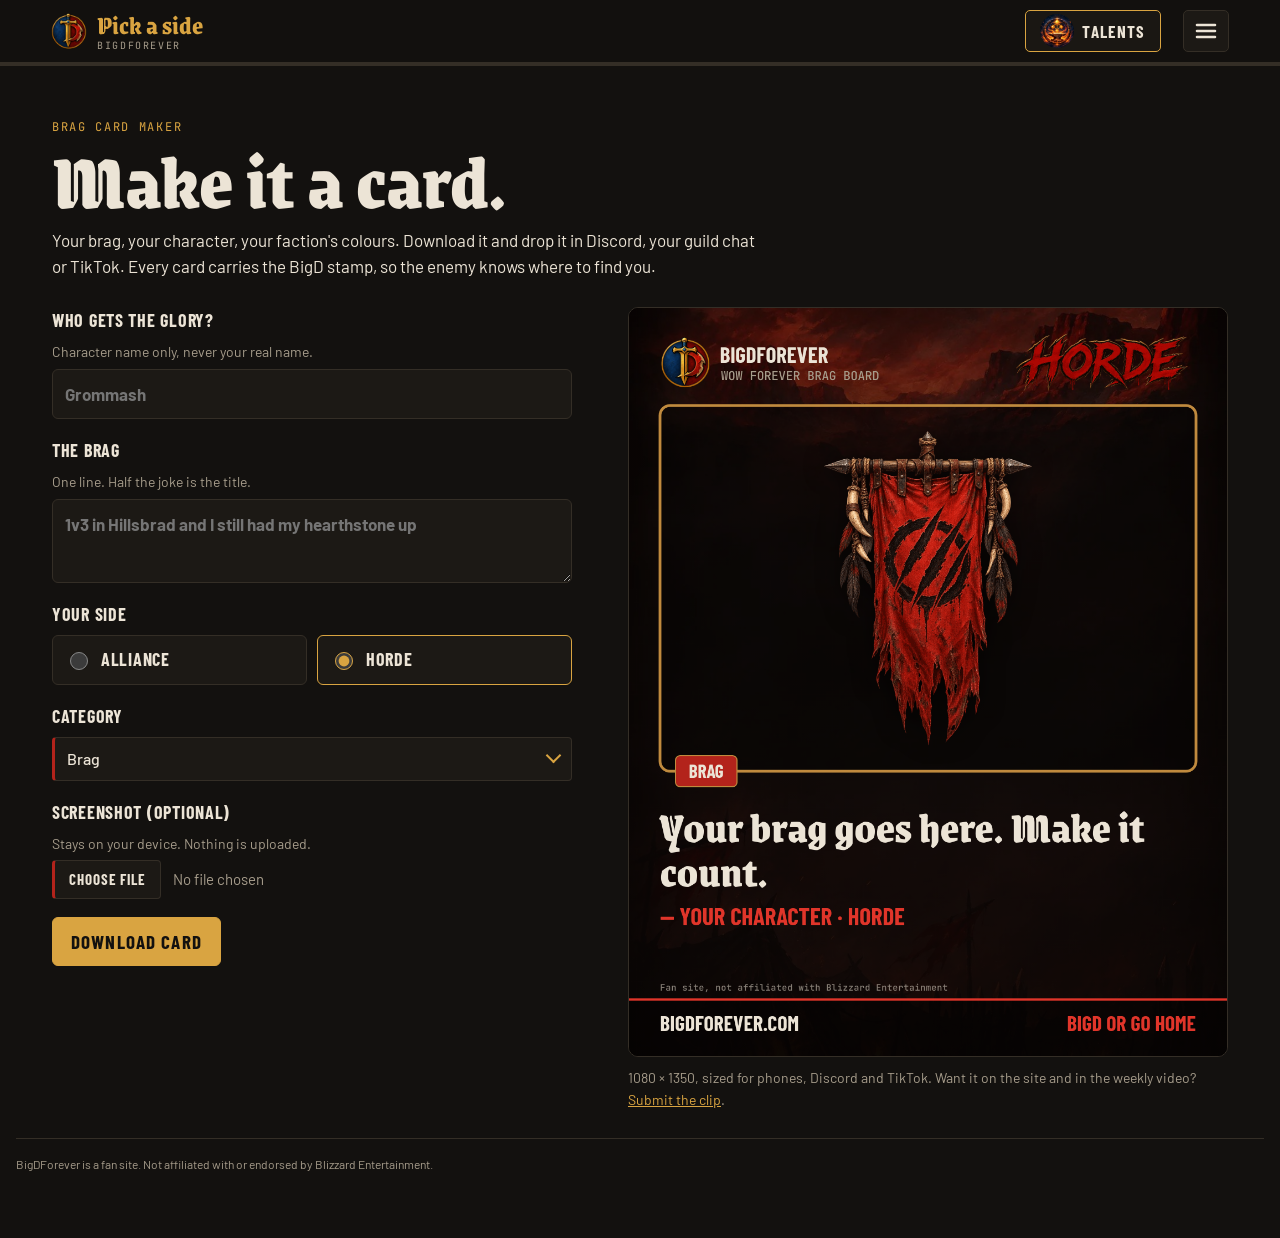
<file: card.html>
<!doctype html>
<html lang="en">
<head>
<meta charset="utf-8">
<meta name="viewport" content="width=device-width,initial-scale=1,viewport-fit=cover">
<title>WoW Forever Brag Card Maker · BigDForever</title>
<link rel="canonical" href="https://bigdforever.com/card">
<meta property="og:url" content="https://bigdforever.com/card">
<meta name="description" content="Turn your WoW Forever brag into a card for Discord, TikTok or your group chat. Faction art, your character name, BigD or Go Home.">
<meta property="og:title" content="Brag Card Maker · BigDForever">
<meta property="og:image" content="https://bigdforever.com/assets/art/share.jpg"><meta property="og:image:width" content="1200"><meta property="og:image:height" content="630"><meta property="og:type" content="website"><meta property="og:site_name" content="BigDForever"><meta name="twitter:card" content="summary_large_image">
<link rel="icon" type="image/png" sizes="32x32" href="assets/art/icon-32.png"><link rel="icon" type="image/png" sizes="192x192" href="assets/art/icon-192.png"><link rel="apple-touch-icon" href="assets/art/apple-touch-icon.png">
<link rel="preconnect" href="https://fonts.googleapis.com">
<link rel="stylesheet" href="https://fonts.googleapis.com/css2?family=Grenze+Gotisch:wght@800;900&family=Barlow:wght@400;500;600;700&family=Barlow+Condensed:wght@600;700&family=JetBrains+Mono:wght@500&display=swap">
<style>
/* Layout: a workbench. Form on the left, live card on the right; stacked on phones with the card first. */
:root{
  --ink:#13110f; --panel:#1c1915; --panel2:#24201a; --line:#342e26; --paper:#ece4d6; --muted:#a69c8b; --gold:#d9a441;
  --display:"Grenze Gotisch","Times New Roman",serif; --cond:"Barlow Condensed","Arial Narrow",sans-serif;
  --body:"Barlow",system-ui,-apple-system,"Segoe UI",sans-serif; --mono:"JetBrains Mono",ui-monospace,Menlo,monospace;
  color-scheme:dark;
}
*{box-sizing:border-box}
body{margin:0;background:var(--ink);color:var(--paper);font-family:var(--body);font-size:17px;line-height:1.55;
  padding-left:max(16px,env(safe-area-inset-left,0px));padding-right:max(16px,env(safe-area-inset-right,0px));padding-block:0 64px}
a{color:var(--gold)}
.top{display:flex;align-items:center;gap:12px;padding-block:14px;border-bottom:1px solid var(--line)}
.top a.brand{display:flex;align-items:center;gap:10px;text-decoration:none;color:var(--paper);font-family:var(--display);font-weight:800;font-size:24px}
.top img{width:34px;height:34px;border-radius:50%}
.top .brand span{color:var(--gold)}
.top .back{margin-left:auto;white-space:nowrap;font-family:var(--cond);font-weight:700;letter-spacing:.05em;text-transform:uppercase;text-decoration:none;color:var(--muted)}
.wrap{max-width:1100px;margin:0 auto;display:flex;flex-direction:column;gap:28px;padding-top:28px}
.eyebrow{font-family:var(--mono);font-size:12px;letter-spacing:.14em;text-transform:uppercase;color:var(--gold)}
h1{font-family:var(--display);font-weight:900;font-size:clamp(44px,8vw,78px);line-height:.9;margin:8px 0 12px;text-wrap:balance}
.lede{margin:0;max-width:60ch;color:var(--paper)}
.bench{display:grid;grid-template-columns:minmax(0,1fr) minmax(0,440px);gap:32px;align-items:start}
form{display:flex;flex-direction:column;gap:18px;min-width:0}
label,.lbl{display:flex;flex-direction:column;gap:6px;font-family:var(--cond);font-weight:700;font-size:18px;letter-spacing:.04em;text-transform:uppercase}
.hint{font-family:var(--body);font-weight:400;font-size:14px;letter-spacing:0;text-transform:none;color:var(--muted)}
input[type=text],select,textarea{font:inherit;font-size:17px;font-family:var(--body);text-transform:none;letter-spacing:0;color:var(--paper);background:var(--panel);border:1px solid var(--line);border-radius:6px;padding:11px 12px;width:100%}
textarea{resize:vertical;min-height:84px}
input:focus-visible,select:focus-visible,textarea:focus-visible,button:focus-visible,.side label:focus-within{outline:2px solid var(--gold);outline-offset:2px}
.side{display:grid;grid-template-columns:1fr 1fr;gap:10px}
.side label{flex-direction:row;align-items:center;gap:10px;background:var(--panel);border:1px solid var(--line);border-radius:6px;padding:10px 12px;cursor:pointer}
.side input{accent-color:var(--gold);width:18px;height:18px}
.side label:has(input:checked){border-color:var(--gold)}
.file{font-family:var(--body);font-size:15px;text-transform:none;letter-spacing:0;color:var(--muted)}
/* file picker button in our style, not the grey phone default (19 Nov audit) */
.file::file-selector-button,.file::-webkit-file-upload-button{font:700 15px/1 var(--cond,sans-serif);letter-spacing:.06em;text-transform:uppercase;color:var(--paper);background:var(--panel,#1c1915);border:1px solid var(--line,#3a3128);border-left:3px solid var(--side,#b3231b);border-radius:4px;padding:11px 14px;margin-right:12px;cursor:pointer}
.file::file-selector-button:hover{border-color:var(--side,#b3231b)}
.btns{display:flex;flex-wrap:wrap;gap:10px}
button{font-family:var(--cond);font-weight:700;font-size:19px;letter-spacing:.06em;text-transform:uppercase;border-radius:6px;padding:12px 18px;cursor:pointer;border:1px solid var(--gold);background:var(--gold);color:#13110f}
button.ghost{background:transparent;color:var(--paper);border-color:var(--line)}
button[hidden]{display:none}
.preview{position:sticky;top:84px;display:flex;flex-direction:column;gap:10px}
canvas{width:100%;height:auto;border-radius:10px;border:1px solid var(--line);background:#000;display:block}
.note{font-size:14px;color:var(--muted);margin:0}
footer{color:var(--muted);font-size:14px;border-top:1px solid var(--line);padding-top:16px}
@media (max-width:820px){.bench{grid-template-columns:1fr}.preview{position:static;order:-1}}
</style>
<link rel="stylesheet" href="assets/faction.css?v=20261119a"><script src="assets/v11/v11-flags.js?v=20261111a"></script><link rel="stylesheet" href="assets/v11/v11.css?v=20261119b"><link rel="stylesheet" href="assets/v11/fx11.css?v=20261111a"><script src="assets/v11/v11.js?v=20261120a" defer></script><script src="assets/v11/fx11.js?v=20261120c" defer></script><link rel="stylesheet" href="assets/v11/pages11.css?v=20261125a"><script src="assets/v11/pages11.js?v=20261120a" defer></script><script src="assets/faction.js?v=20261119a"></script>
<script src="assets/dropdown.js?v=20261119a" defer></script>
<script defer src="https://cloud.umami.is/script.js" data-website-id="514e18a2-39d1-4a61-b429-dae9f1b6f5bc" data-tag="bigd" data-domains="bigdforever.com,www.bigdforever.com"></script><script defer src="assets/track.js?v=20261123a"></script>
</head>
<body>
<header class="top"><a class="brand" href="./"><img src="emblem.jpg" alt="">Big<span>D</span>Forever</a><a class="back" href="./">Back to the war</a></header>
<main class="wrap">
  <div>
    <div class="eyebrow">Brag card maker</div>
    <h1>Make it a card.</h1>
    <p class="lede">Your brag, your character, your faction's colours. Download it and drop it in Discord, your guild chat or TikTok. Every card carries the BigD stamp, so the enemy knows where to find you.</p>
  </div>
  <div class="bench">
    <form id="f" autocomplete="off">
      <label>Who gets the glory?<span class="hint">Character name only, never your real name.</span>
        <input type="text" id="who" maxlength="24" placeholder="Grommash" required></label>
      <label>The brag<span class="hint">One line. Half the joke is the title.</span>
        <textarea id="what" maxlength="90" placeholder="1v3 in Hillsbrad and I still had my hearthstone up"></textarea></label>
      <div class="lbl">Your side
        <div class="side">
          <label><input type="radio" name="side" value="alliance"> Alliance</label>
          <label><input type="radio" name="side" value="horde"> Horde</label>
        </div>
      </div>
      <label>Category
        <select id="cat">
          <option>Brag</option><option>Gang-ganked</option><option>Golden Durability</option><option>Return to Sender</option>
          <option>Friendly Fire</option><option>Wild Wild WoW</option><option>Best Racial</option><option>Meme</option>
          <option>Tiny D</option><option>Twink Powah</option><option>Golddiggers</option><option>Make Love Not War</option>
        </select></label>
      <label>Screenshot (optional)<span class="hint">Stays on your device. Nothing is uploaded.</span>
        <input type="file" id="shot" accept="image/*" class="file"></label>
      <div class="btns">
        <button type="button" id="dl">Download card</button>
        <button type="button" id="share" class="ghost" hidden>Share</button>
        <button type="button" id="clear" class="ghost" hidden>Remove screenshot</button>
      </div>
    </form>
    <div class="preview">
      <canvas id="c" width="1080" height="1350" role="img" aria-label="Preview of your brag card"></canvas>
      <p class="note">1080 × 1350, sized for phones, Discord and TikTok. Want it on the site and in the weekly video? <a href="https://tally.so/r/5XbVeZ" target="_blank" rel="noopener">Submit the clip</a>.</p>
    </div>
  </div>
  <footer>BigDForever is a fan site. Not affiliated with or endorsed by Blizzard Entertainment.</footer>
</main>
<script>
(function(){
  var W=1080,H=1350,c=document.getElementById("c"),x=c.getContext("2d");
  var F={
    alliance:{name:"ALLIANCE",bg:"assets/art/alliance-bg-phone.jpg",art:"assets/art/alliance-crest.png",word:"assets/art/alliance-lettering.png",accent:"#c9a24a",frame:"#c9a24a",tint:"11,24,52",chip:"#1b3a73",chipText:"#ece4d6"},
    horde:{name:"HORDE",bg:"assets/art/horde-bg-phone.jpg",art:"assets/art/horde-banner.png",word:"assets/art/horde-lettering.png",accent:"#e0352a",frame:"#c08a3e",tint:"10,6,5",chip:"#b3231b",chipText:"#ece4d6"}
  };
  var cache={},shot=null;
  function img(src){ if(cache[src])return cache[src]; cache[src]=new Promise(function(ok){var i=new Image();i.onload=function(){ok(i)};i.onerror=function(){ok(null)};i.src=src}); return cache[src]; }
  var icon=img("assets/art/icon-192.png");
  function side(){ var r=document.querySelector("input[name=side]:checked"); return r?r.value:"horde"; }
  var saved=""; try{saved=localStorage.getItem("bigd-side")||""}catch(e){}
  var start=document.querySelector("input[name=side][value="+(saved==="alliance"?"alliance":"horde")+"]"); start.checked=true;

  function cover(im,dx,dy,dw,dh){ var r=Math.max(dw/im.width,dh/im.height),sw=dw/r,sh=dh/r; x.drawImage(im,(im.width-sw)/2,(im.height-sh)/2,sw,sh,dx,dy,dw,dh); }
  function contain(im,cx,cy,mw,mh){ var r=Math.min(mw/im.width,mh/im.height),w=im.width*r,h=im.height*r; x.drawImage(im,cx-w/2,cy-h/2,w,h); return [w,h]; }
  function rr(px,py,w,h,r){ x.beginPath();x.moveTo(px+r,py);x.arcTo(px+w,py,px+w,py+h,r);x.arcTo(px+w,py+h,px,py+h,r);x.arcTo(px,py+h,px,py,r);x.arcTo(px,py,px+w,py,r);x.closePath(); }
  function wrap(text,maxW,maxLines){
    var words=text.split(/\s+/),lines=[],cur="";
    words.forEach(function(w){ var t=cur?cur+" "+w:w; if(x.measureText(t).width>maxW&&cur){lines.push(cur);cur=w}else cur=t; });
    if(cur)lines.push(cur);
    if(lines.length>maxLines){ lines=lines.slice(0,maxLines); var l=lines[maxLines-1]; while(x.measureText(l+"…").width>maxW&&l.length)l=l.slice(0,-1); lines[maxLines-1]=l+"…"; }
    return lines;
  }
  var busy=0;
  async function draw(){
    var my=++busy, s=side(), f=F[s];
    var who=(document.getElementById("who").value.trim()||"Your character");
    var what=(document.getElementById("what").value.trim()||"Your brag goes here. Make it count.");
    var cat=document.getElementById("cat").value;
    try{ await Promise.all([document.fonts.load('900 80px "Grenze Gotisch"'),document.fonts.load('700 40px "Barlow Condensed"'),document.fonts.load('500 24px "JetBrains Mono"')]); }catch(e){}
    var bg=await img(f.bg),art=await img(f.art),word=await img(f.word),ic=await icon;
    if(my!==busy)return;
    x.clearRect(0,0,W,H);
    x.fillStyle="#0a0605";x.fillRect(0,0,W,H);
    if(bg)cover(bg,0,0,W,H);
    var g=x.createLinearGradient(0,0,0,H);
    g.addColorStop(0,"rgba("+f.tint+",.55)");g.addColorStop(.45,"rgba("+f.tint+",.72)");g.addColorStop(1,"rgba("+f.tint+",.95)");
    x.fillStyle=g;x.fillRect(0,0,W,H);
    // top: icon + wordmark left, faction lettering right
    if(ic)x.drawImage(ic,56,52,92,92);
    x.fillStyle="#ece4d6";x.font='700 40px "Barlow Condensed", "Arial Narrow", sans-serif';x.textBaseline="middle";
    x.fillText("BIGDFOREVER",164,86);
    x.fillStyle="#a69c8b";x.font='500 22px "JetBrains Mono", monospace';x.fillText("WOW FOREVER BRAG BOARD",166,124);
    if(word)contain(word,W-56-170,98,340,104);
    // picture box
    var bx=56,by=176,bw=W-112,bh=660;
    x.save();rr(bx,by,bw,bh,18);x.clip();
    if(shot){ cover(shot,bx,by,bw,bh); }
    else { x.fillStyle="rgba(0,0,0,.35)";x.fillRect(bx,by,bw,bh); if(art){ x.shadowColor="rgba(0,0,0,.6)";x.shadowBlur=40; contain(art,W/2,by+bh/2,bw*.7,bh*.86); x.shadowBlur=0; } }
    x.restore();
    rr(bx,by,bw,bh,18);x.lineWidth=5;x.strokeStyle=f.frame;x.stroke();
    // category chip, overlapping the bottom edge of the box
    x.font='700 34px "Barlow Condensed", "Arial Narrow", sans-serif';
    var label=cat.toUpperCase(),cw=x.measureText(label).width+48;
    rr(bx+28,by+bh-28,cw,56,8);x.fillStyle=f.chip;x.fill();
    if(s==="horde"){x.lineWidth=2;x.strokeStyle="#c08a3e";x.stroke();}
    x.fillStyle=f.chipText;x.textBaseline="middle";x.fillText(label,bx+52,by+bh+1);
    // the brag
    x.fillStyle="#ece4d6";x.textBaseline="alphabetic";x.font='900 78px "Grenze Gotisch", "Times New Roman", serif';
    var lines=wrap(what,W-112,3),ty=by+bh+128;
    lines.forEach(function(l,i){ x.fillText(l,56,ty+i*80); });
    // credit
    var cy=ty+(lines.length-1)*80+70;
    x.fillStyle=f.accent;x.font='700 44px "Barlow Condensed", "Arial Narrow", sans-serif';
    x.fillText("— "+who.toUpperCase()+" · "+f.name,56,cy);
    // footer band
    x.fillStyle="rgba(0,0,0,.45)";x.fillRect(0,H-104,W,104);
    x.fillStyle=f.accent;x.fillRect(0,H-104,W,4);
    x.fillStyle="#ece4d6";x.font='700 38px "Barlow Condensed", "Arial Narrow", sans-serif';x.textBaseline="middle";
    x.fillText("BIGDFOREVER.COM",56,H-58);
    x.textAlign="right";x.fillStyle=f.accent;x.fillText("BIGD OR GO HOME",W-56,H-58);
    x.textAlign="left";
    x.fillStyle="rgba(236,228,214,.55)";x.font='500 16px "JetBrains Mono", monospace';
    x.fillText("Fan site, not affiliated with Blizzard Entertainment",56,H-122);
  }
  function fileName(){ var w=(document.getElementById("who").value.trim()||"brag").replace(/[^\w-]+/g,"-").slice(0,24); return "bigd-brag-"+w+".png"; }
  function blob(){ return new Promise(function(ok){ c.toBlob(ok,"image/png"); }); }
  document.getElementById("dl").addEventListener("click",async function(){ await draw(); var b=await blob(); var a=document.createElement("a"); a.href=URL.createObjectURL(b); a.download=fileName(); document.body.appendChild(a); a.click(); setTimeout(function(){URL.revokeObjectURL(a.href);a.remove()},1000); });
  var sh=document.getElementById("share");
  try{ if(navigator.canShare&&navigator.canShare({files:[new File([""],"t.png",{type:"image/png"})]}))sh.hidden=false; }catch(e){}
  sh.addEventListener("click",async function(){ await draw(); var b=await blob(); try{ await navigator.share({files:[new File([b],fileName(),{type:"image/png"})],text:"BigD or Go Home. bigdforever.com"}); }catch(e){} });
  var clr=document.getElementById("clear");
  document.getElementById("shot").addEventListener("change",function(e){
    var file=e.target.files&&e.target.files[0]; if(!file)return;
    var u=URL.createObjectURL(file),i=new Image(); i.onload=function(){ shot=i; clr.hidden=false; draw(); }; i.src=u;
  });
  clr.addEventListener("click",function(){ shot=null; document.getElementById("shot").value=""; clr.hidden=true; draw(); });
  document.getElementById("f").addEventListener("input",draw);
  document.addEventListener("bigd:side",function(e){ if(e.detail){ var r=document.querySelector("input[name=side][value="+e.detail+"]"); if(r){r.checked=true;draw();} } });
  draw();
})();
</script>
</body>
</html>
</file>
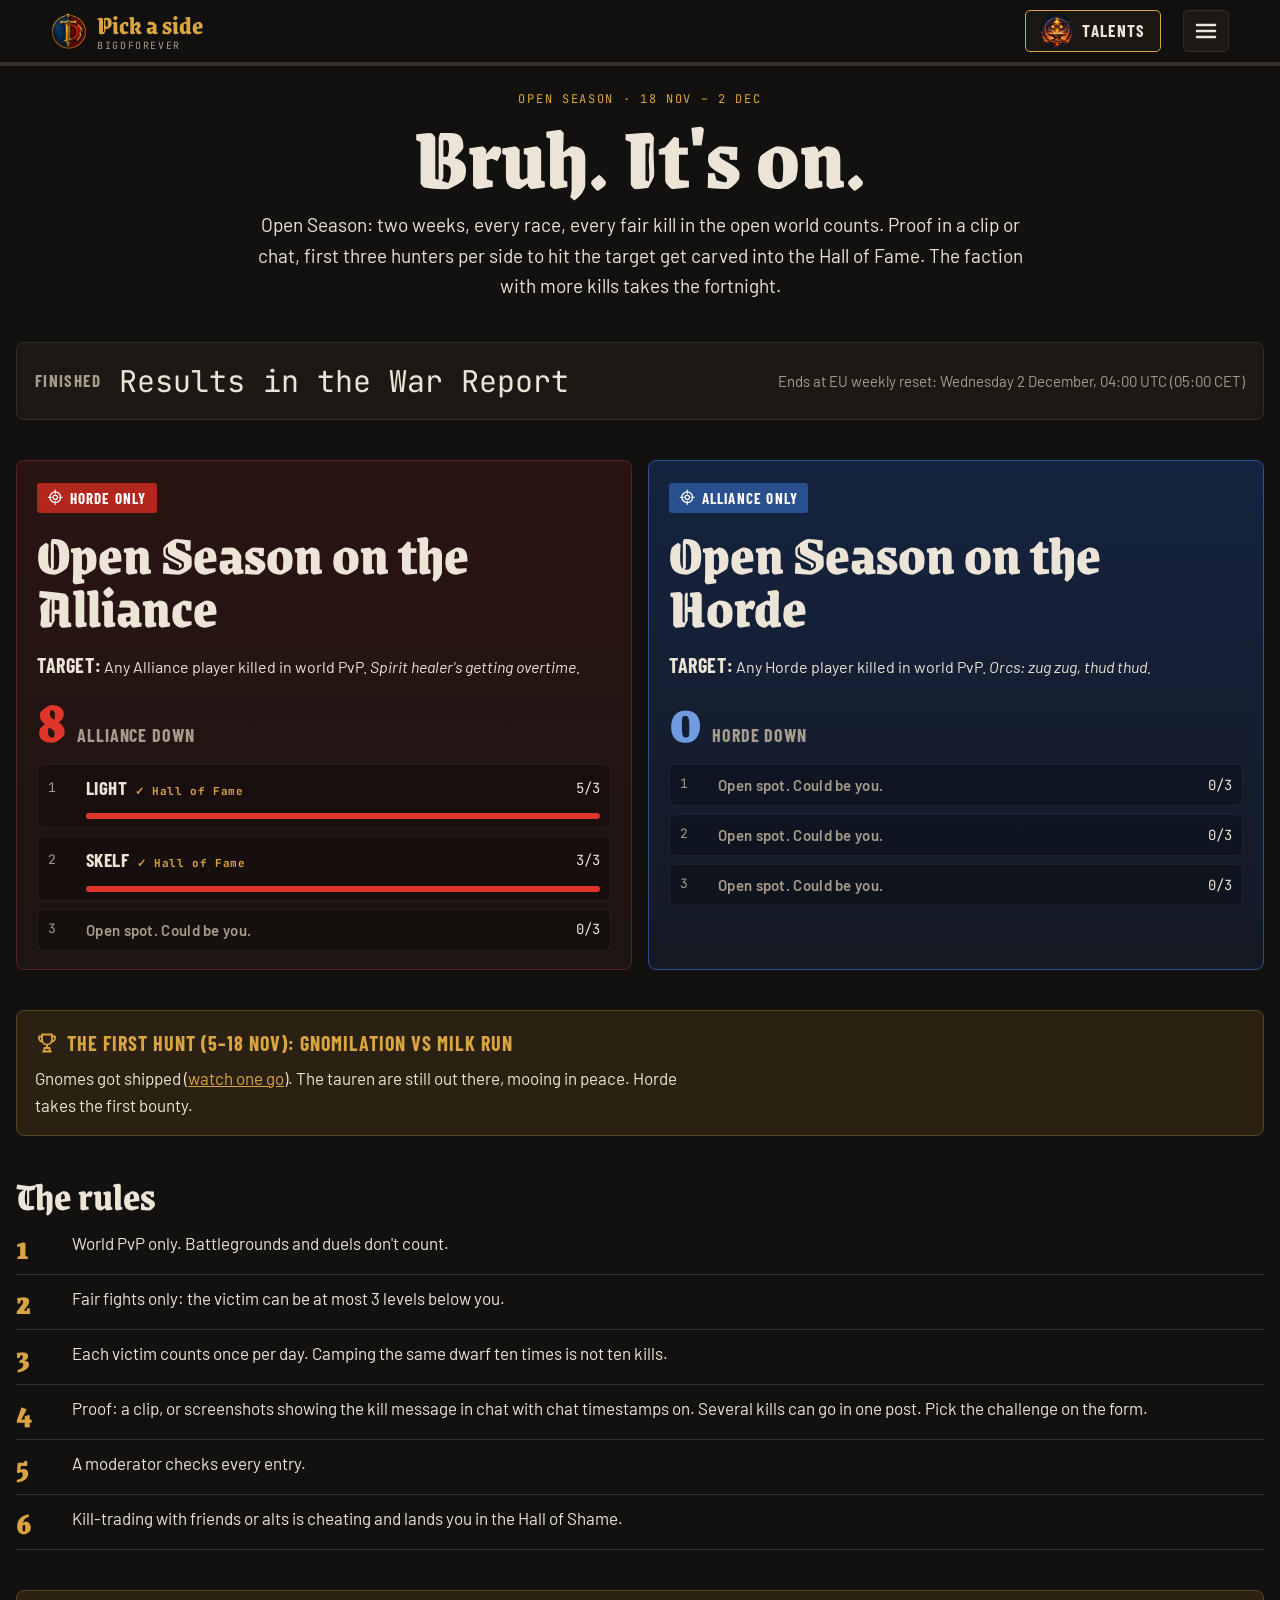
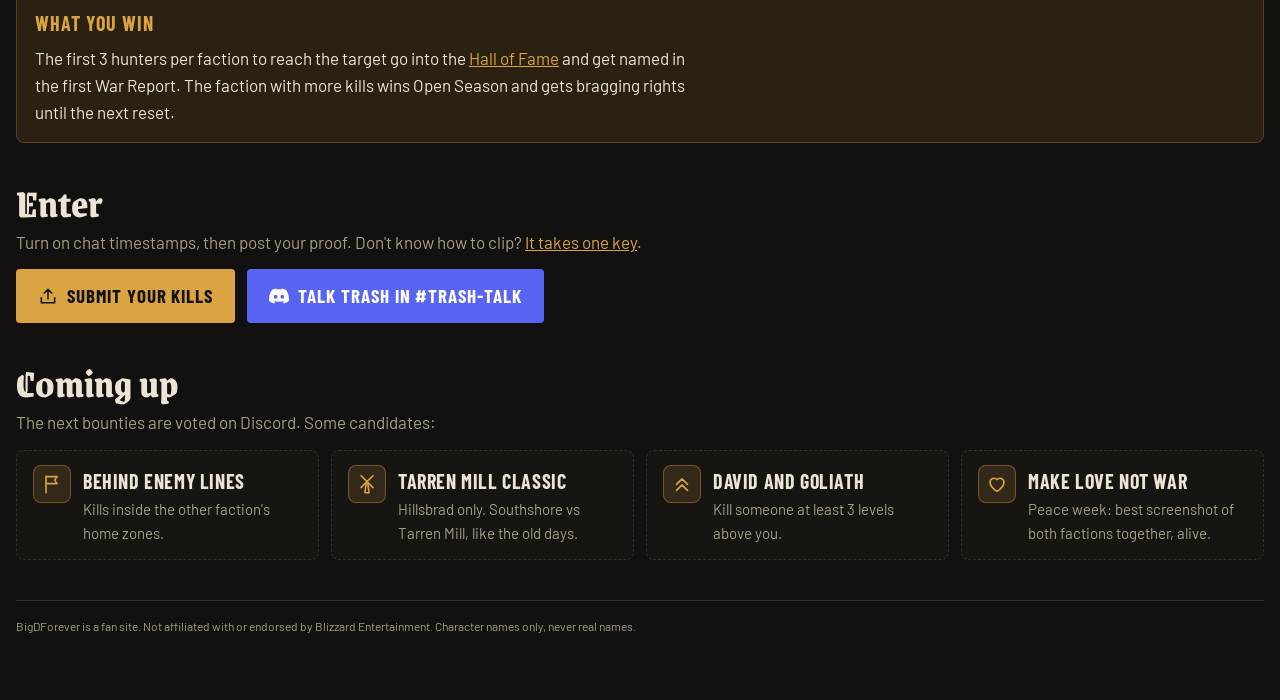
<file: challenge.html>
<!doctype html>
<html lang="en">
<head>
<meta charset="utf-8">
<meta name="viewport" content="width=device-width,initial-scale=1,viewport-fit=cover">
<title>WoW Forever Weekly PvP Challenge, Alliance vs Horde · BigDForever</title>
<link rel="canonical" href="https://bigdforever.com/challenge">
<meta property="og:url" content="https://bigdforever.com/challenge">
<meta name="description" content="WoW Forever Open Season, 18 Nov to 2 Dec: every fair world PvP kill counts, every race, both factions. Rules, standings and the clock.">
<meta property="og:title" content="Open Season: Bruh. It's on · BigDForever">
<meta property="og:image" content="https://bigdforever.com/assets/art/share.jpg"><meta property="og:image:width" content="1200"><meta property="og:image:height" content="630"><meta property="og:type" content="website"><meta property="og:site_name" content="BigDForever"><meta name="twitter:card" content="summary_large_image">
<link rel="icon" type="image/png" sizes="32x32" href="assets/art/icon-32.png"><link rel="icon" type="image/png" sizes="192x192" href="assets/art/icon-192.png"><link rel="apple-touch-icon" href="assets/art/apple-touch-icon.png">
<link rel="preconnect" href="https://fonts.googleapis.com">
<link rel="stylesheet" href="https://fonts.googleapis.com/css2?family=Grenze+Gotisch:wght@800;900&family=Barlow:wght@400;500;600;700&family=Barlow+Condensed:wght@600;700&family=JetBrains+Mono:wght@500&display=swap">
<style>
/* Layout: a bounty board. Clock across the top, the two faction bounties pinned side by side (red Horde notice, blue Alliance notice), each with its own hunter standings; rules below as a numbered decree. */
:root{
  --ink:#13110f; --panel:#1c1915; --panel2:#24201a; --line:#342e26; --paper:#ece4d6; --muted:#a69c8b; --gold:#d9a441;
  --navy:#2a4f8f; --navy-hi:#6f9be0; --crimson:#b3261e; --crimson-hi:#e0352a;
  --display:"Grenze Gotisch","Times New Roman",serif; --cond:"Barlow Condensed","Arial Narrow",sans-serif;
  --body:"Barlow",system-ui,-apple-system,"Segoe UI",sans-serif; --mono:"JetBrains Mono",ui-monospace,Menlo,monospace;
  color-scheme:dark;
}
*{box-sizing:border-box}
body{margin:0;background:var(--ink);color:var(--paper);font-family:var(--body);font-size:17px;line-height:1.6;
  padding-left:max(16px,env(safe-area-inset-left,0px));padding-right:max(16px,env(safe-area-inset-right,0px));padding-block:0 64px}
a{color:var(--gold)}
.wrap{max-width:1040px;margin:0 auto;display:flex;flex-direction:column;gap:40px}
.top{display:flex;align-items:center;gap:12px;padding-block:14px;border-bottom:1px solid var(--line);max-width:1040px;margin:0 auto}
.top a.brand{display:flex;align-items:center;gap:10px;text-decoration:none;color:var(--paper);font-family:var(--display);font-weight:800;font-size:24px}
.top img{width:34px;height:34px;border-radius:50%}
.top .brand span{color:var(--gold)}
.top .back{margin-left:auto;white-space:nowrap;font-family:var(--cond);font-weight:700;letter-spacing:.05em;text-transform:uppercase;text-decoration:none;color:var(--muted)}
.eyebrow{font-family:var(--mono);font-size:12px;letter-spacing:.14em;text-transform:uppercase;color:var(--gold)}
h1{font-family:var(--display);font-weight:900;font-size:clamp(46px,9vw,88px);line-height:.9;margin:8px 0 14px;text-wrap:balance}
h2{font-family:var(--display);font-weight:800;font-size:clamp(28px,4.5vw,40px);line-height:1;margin:0 0 6px}
h3{font-family:var(--display);font-weight:900;font-size:clamp(38px,6vw,56px);line-height:.95;margin:4px 0 6px}
p{margin:0;max-width:66ch}
.lede{font-size:19px}
.muted{color:var(--muted)}
.clock{display:flex;flex-wrap:wrap;align-items:center;gap:10px 18px;border:1px solid var(--line);background:var(--panel);border-radius:8px;padding:14px 18px}
.clock .l{font-family:var(--cond);font-weight:700;font-size:17px;letter-spacing:.08em;text-transform:uppercase;color:var(--muted)}
.clock .t{font-family:var(--mono);font-size:clamp(22px,4vw,30px);color:var(--paper)}
.clock .end{font-size:15px;color:var(--muted);margin-left:auto}
.boards{display:grid;grid-template-columns:repeat(auto-fit,minmax(300px,1fr));gap:16px}
.bounty{position:relative;border-radius:8px;padding:22px 20px 18px;display:flex;flex-direction:column;gap:10px;border:1px solid}
.bounty.h{background:linear-gradient(180deg,#2a1412,#1c1513);border-color:#5a2420}
.bounty.a{background:linear-gradient(180deg,#14233f,#151a24);border-color:#2a4f8f}
.bounty .who{align-self:flex-start;font-family:var(--cond);font-weight:700;font-size:15px;letter-spacing:.08em;text-transform:uppercase;padding:3px 10px;border-radius:3px;color:#fff}
.bounty.h .who{background:var(--crimson)} .bounty.a .who{background:var(--navy)}
.bounty .target{font-size:16px}
.bounty .target b{font-family:var(--cond);font-size:20px;text-transform:uppercase;letter-spacing:.03em}
.total{display:flex;align-items:baseline;gap:10px}
.total .n{font-family:var(--display);font-weight:900;font-size:64px;line-height:.9}
.bounty.h .total .n{color:var(--crimson-hi)} .bounty.a .total .n{color:var(--navy-hi)}
.total .u{font-family:var(--cond);font-weight:700;font-size:18px;text-transform:uppercase;letter-spacing:.05em;color:var(--muted)}
.slots{display:flex;flex-direction:column;gap:8px;margin-top:4px}
.slot{display:grid;grid-template-columns:28px 1fr auto;align-items:center;gap:10px;background:rgba(0,0,0,.25);border:1px solid rgba(255,255,255,.06);border-radius:6px;padding:8px 10px}
.slot .pos{font-family:var(--mono);font-size:13px;color:var(--muted)}
.slot .nm{font-family:var(--cond);font-weight:700;font-size:19px;text-transform:uppercase;letter-spacing:.02em;overflow:hidden;text-overflow:ellipsis;white-space:nowrap}
.slot .k{font-family:var(--mono);font-size:14px}
.prog{height:6px;border-radius:3px;background:rgba(255,255,255,.08);grid-column:2/4;overflow:hidden}
.prog i{display:block;height:100%}
.bounty.h .prog i{background:var(--crimson-hi)} .bounty.a .prog i{background:var(--navy-hi)}
.slot.done .nm::after{content:" ✓ Hall of Fame";font-family:var(--mono);font-size:11px;color:var(--gold);letter-spacing:.06em;text-transform:none}
.slot.empty .nm{color:var(--muted);font-weight:600;text-transform:none;font-family:var(--body);font-size:15px}
.decree{counter-reset:r;display:flex;flex-direction:column;gap:10px;margin:14px 0 0;padding:0;list-style:none}
.decree li{counter-increment:r;display:grid;grid-template-columns:44px 1fr;gap:12px;align-items:start;border-bottom:1px solid var(--line);padding-bottom:10px}
.decree li::before{content:counter(r);font-family:var(--display);font-weight:900;font-size:34px;line-height:1;color:var(--gold)}
.prize{border:1px solid #5a4520;background:#2a2112;border-radius:8px;padding:16px 18px;display:flex;flex-direction:column;gap:6px}
.prize b{font-family:var(--cond);font-size:20px;letter-spacing:.05em;text-transform:uppercase;color:var(--gold)}
.next{display:grid;grid-template-columns:repeat(auto-fit,minmax(220px,1fr));gap:12px;margin-top:14px}
.next div{border:1px dashed var(--line);border-radius:8px;padding:14px 16px}
.next b{font-family:var(--cond);font-size:20px;text-transform:uppercase;letter-spacing:.03em}
.next p{font-size:15px;color:var(--muted)}
.btn{display:inline-flex;font-family:var(--cond);font-weight:700;font-size:19px;letter-spacing:.05em;text-transform:uppercase;text-decoration:none;padding:12px 22px;border-radius:4px;background:var(--gold);color:var(--ink)}
.btn.discord{background:#5865f2;color:#fff}
.cta{display:flex;flex-wrap:wrap;gap:12px;margin-top:12px}
footer{color:var(--muted);font-size:13px;border-top:1px solid var(--line);padding-top:16px}
/*fix-top*/main.wrap{margin-top:28px}
@media (max-width:420px){.top .back{font-size:14px}.top a.brand{font-size:21px}}
</style>
<link rel="stylesheet" href="assets/faction.css?v=20261119a"><script src="assets/v11/v11-flags.js?v=20261111a"></script><link rel="stylesheet" href="assets/v11/v11.css?v=20261119b"><link rel="stylesheet" href="assets/v11/fx11.css?v=20261111a"><script src="assets/v11/v11.js?v=20261120a" defer></script><script src="assets/v11/fx11.js?v=20261120c" defer></script><link rel="stylesheet" href="assets/v11/pages11.css?v=20261125a"><script src="assets/v11/pages11.js?v=20261120a" defer></script>
<script src="assets/faction.js?v=20261119a"></script>
<script defer src="https://cloud.umami.is/script.js" data-website-id="514e18a2-39d1-4a61-b429-dae9f1b6f5bc" data-tag="bigd" data-domains="bigdforever.com,www.bigdforever.com"></script><script defer src="assets/track.js?v=20261123a"></script>
</head>
<body>
<header class="top"><a class="brand" href="./"><img src="emblem.jpg" alt="">Big<span>D</span>Forever</a><a class="back" href="./">Back to the war</a></header>
<main class="wrap">
  <section>
    <div class="eyebrow" id="wk">Open Season · 18 Nov – 2 Dec</div>
    <h1 id="ttl">Bruh. It's on.</h1>
    <p class="lede">Open Season: two weeks, every race, every fair kill in the open world counts. Proof in a clip or chat, first three hunters per side to hit the target get carved into the Hall of Fame. The faction with more kills takes the fortnight.</p>
  </section>

  <div class="clock" aria-live="polite"><span class="l" id="clock-l">Ends in</span><span class="t" id="clock">--</span><span class="end" id="clock-end"></span></div>

  <section class="boards" aria-label="This week's bounties">
    <article class="bounty h">
      <span class="who">Horde only</span>
      <h3>Open Season on the Alliance</h3>
      <p class="target"><b>Target:</b> Any Alliance player killed in world PvP. <i class="quip" data-q="a"></i></p>
      <div class="total"><span class="n" id="tot-h">0</span><span class="u">Alliance down</span></div>
      <div class="slots" id="slots-h"></div>
    </article>
    <article class="bounty a">
      <span class="who">Alliance only</span>
      <h3>Open Season on the Horde</h3>
      <p class="target"><b>Target:</b> Any Horde player killed in world PvP. <i class="quip" data-q="h"></i></p>
      <div class="total"><span class="n" id="tot-a">0</span><span class="u">Horde down</span></div>
      <div class="slots" id="slots-a"></div>
    </article>
  </section>

  <div class="prize">
    <b>The first hunt (5–18 Nov): Gnomilation vs Milk Run</b>
    <p>Gnomes got shipped (<a href="https://youtube.com/shorts/Fj7Eoll_WdY" target="_blank" rel="noopener">watch one go</a>). The tauren are still out there, mooing in peace. Horde takes the first bounty.</p>
  </div>

  <section>
    <h2>The rules</h2>
    <ol class="decree">
      <li><span>World PvP only. Battlegrounds and duels don't count.</span></li>
      <li><span>Fair fights only: the victim can be at most 3 levels below you.</span></li>
      <li><span>Each victim counts once per day. Camping the same dwarf ten times is not ten kills.</span></li>
      <li><span>Proof: a clip, or screenshots showing the kill message in chat with chat timestamps on. Several kills can go in one post. Pick the challenge on the form.</span></li>
      <li><span>A moderator checks every entry.</span></li>
      <li><span>Kill-trading with friends or alts is cheating and lands you in the Hall of Shame.</span></li>
    </ol>
  </section>

  <div class="prize">
    <b>What you win</b>
    <p>The first 3 hunters per faction to reach the target go into the <a href="halls.html">Hall of Fame</a> and get named in the first War Report. The faction with more kills wins Open Season and gets bragging rights until the next reset.</p>
  </div>

  <section>
    <h2>Enter</h2>
    <p class="muted">Turn on chat timestamps, then post your proof. Don't know how to clip? <a href="clips.html">It takes one key</a>.</p>
    <div class="cta">
      <a class="btn" href="https://tally.so/r/5XbVeZ" target="_blank" rel="noopener">Submit your kills</a>
      <a class="btn discord" href="https://discord.gg/Q4wMTybW6b" target="_blank" rel="noopener">Talk trash in #challenges</a>
    </div>
  </section>

  <section>
    <h2>Coming up</h2>
    <p class="muted">The next bounties are voted on Discord. Some candidates:</p>
    <div class="next">
      <div><b>Behind Enemy Lines</b><p>Kills inside the other faction's home zones.</p></div>
      <div><b>Tarren Mill Classic</b><p>Hillsbrad only. Southshore vs Tarren Mill, like the old days.</p></div>
      <div><b>David and Goliath</b><p>Kill someone at least 3 levels above you.</p></div>
      <div><b>Make Love Not War</b><p>Peace week: best screenshot of both factions together, alive.</p></div>
    </div>
  </section>

  <footer>BigDForever is a fan site. Not affiliated with or endorsed by Blizzard Entertainment. Character names only, never real names.</footer>
</main>
<script>
// EDIT THIS BLOCK. hunters: [{name, kills}] (checked kills only). Standings sort themselves.
const CH = {
  week: "Open Season",
  title: "Bruh. It's on.",
  target: 3,
  starts: "2026-11-18T04:00:00Z",
  ends: "2026-12-02T04:00:00Z",   // EU weekly reset (Wed 04:00 UTC = 05:00 Belgrade). Every week ends at EU reset.
  endsText: "at EU weekly reset: Wednesday 2 December, 04:00 UTC (05:00 CET)",
  horde:    { hunters: [{name:"Skelf", kills:3}, {name:"Light", kills:5}] },  // Open Season: Horde kills on any Alliance player
  alliance: { hunters: [] }   // Open Season: Alliance kills on any Horde player
};
const esc = s => String(s||'').replace(/[&<>"]/g, c => ({'&':'&amp;','<':'&lt;','>':'&gt;','"':'&quot;'}[c]));
function board(side, el, totEl){
  const list = [...CH[side].hunters].sort((a,b) => b.kills - a.kills);
  document.getElementById(totEl).textContent = list.reduce((s,h) => s + (+h.kills||0), 0);
  const rows = list.slice(0, 8).map((h,i) => {
    const pct = Math.min(100, Math.round(h.kills / CH.target * 100));
    return `<div class="slot${h.kills >= CH.target && i < 3 ? ' done' : ''}"><span class="pos">${i+1}</span><span class="nm">${esc(h.name)}</span><span class="k">${h.kills}/${CH.target}</span><span></span><span class="prog"><i style="width:${pct}%"></i></span></div>`;
  });
  while (rows.length < 3) rows.push(`<div class="slot empty"><span class="pos">${rows.length+1}</span><span class="nm">Open spot. Could be you.</span><span class="k">0/${CH.target}</span></div>`);
  document.getElementById(el).innerHTML = rows.join('');
}
board('horde','slots-h','tot-h'); board('alliance','slots-a','tot-a');
document.getElementById('wk').textContent = 'Open Season · 18 Nov – 2 Dec';
const QUIPS = {a:["Belittle a gnome.", "Trim a beard.", "Take an ear. They have spares.", "Ground a sky elf.", "Dwarves: short temper, shorter health bar.", "Night elves: pretty ears, ugly deaths.", "Gnomes: small target, big points.", "Humans: so average it hurts. Make it hurt more.", "Sky elves: what goes up…", "Gnomes: no ladder needed.", "Humans: Stormwind's finest. Allegedly.", "Dwarves: drunk on ale, drunker on defeat.", "Night elves: Shadowmeld can't hide a corpse.", "Make the gnome's day shorter. Like the gnome.", "Paladins bubble. Bubbles pop.", "Kick a gnome. It's tradition.", "Sky elves: the fall is the fun part.", "Corpse run? That's a you problem.", "Fair fight. Unfair result.", "Spirit healer's getting overtime."], h:["Just die already.", "Green, smelly and dead.", "Milk runner-up.", "Undead: second death's the charm.", "Trolls: regenerate this.", "Tauren: the bigger they are…", "Orcs: zug zug, thud thud.", "Sky elves: clip their wings.", "Tauren: well done, not medium rare.", "Trolls: no regen for that.", "Undead: rot faster.", "Tauren: the steak is high.", "Zug zug? Zug done.", "Undead: rotten to the core.", "Rot purged.", "Corpse run? That's a you problem.", "Fair fight. Unfair result.", "Spirit healer's getting overtime."]};
document.querySelectorAll('.quip').forEach(q => { const l = QUIPS[q.dataset.q]; q.textContent = l[Math.floor(Math.random()*l.length)]; });
document.getElementById('ttl').textContent = CH.title;
document.getElementById('clock-end').textContent = 'Ends ' + CH.endsText;
function tick(){
  const now = Date.now(), s = Date.parse(CH.starts), e = Date.parse(CH.ends);
  let to, label;
  if (now < s) { to = s; label = 'Starts in'; }
  else if (now < e) { to = e; label = 'Ends in'; }
  else { document.getElementById('clock-l').textContent = 'Finished'; document.getElementById('clock').textContent = 'Results in the War Report'; return; }
  const d = to - now, D = Math.floor(d/864e5), H = Math.floor(d/36e5)%24, M = Math.floor(d/6e4)%60, S = Math.floor(d/1e3)%60;
  document.getElementById('clock-l').textContent = label;
  document.getElementById('clock').textContent = `${D}d ${String(H).padStart(2,'0')}h ${String(M).padStart(2,'0')}m ${String(S).padStart(2,'0')}s`;
}
tick(); setInterval(tick, 1000);
</script>
</body>
</html>
</file>
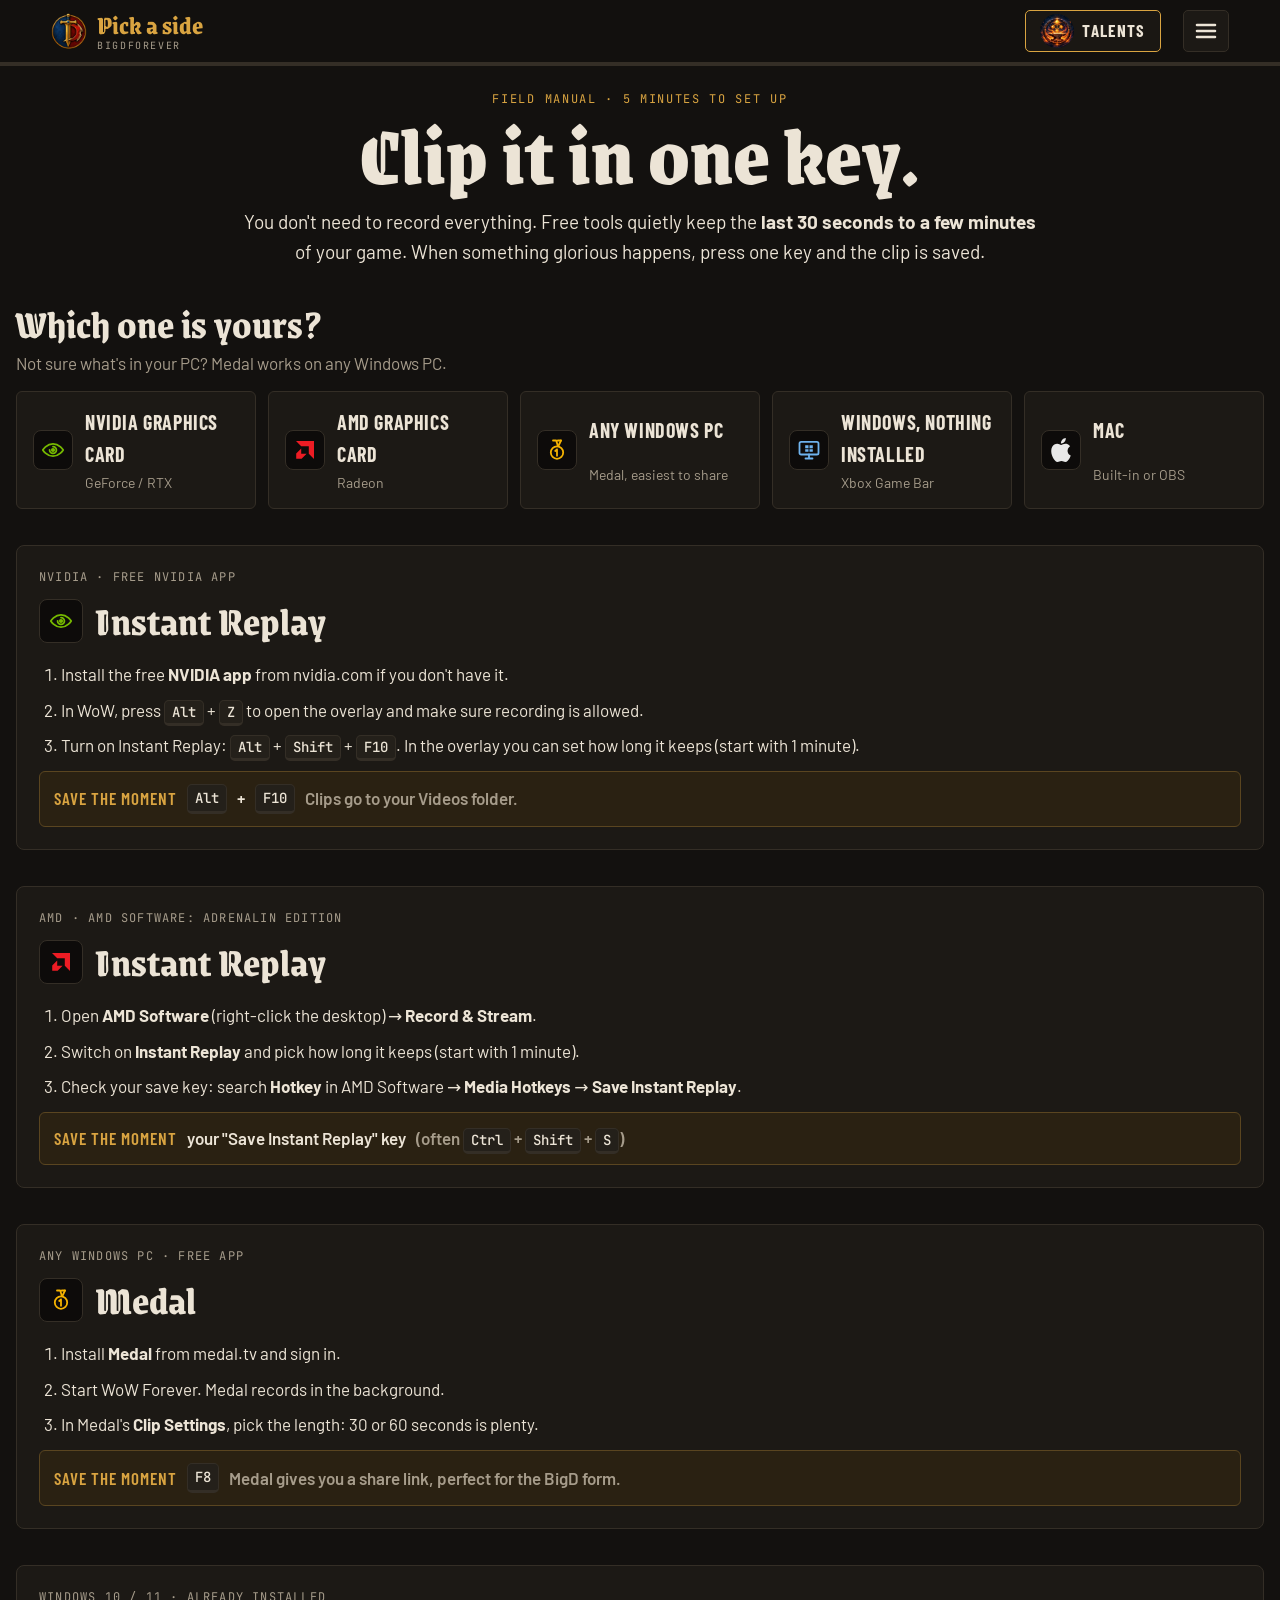
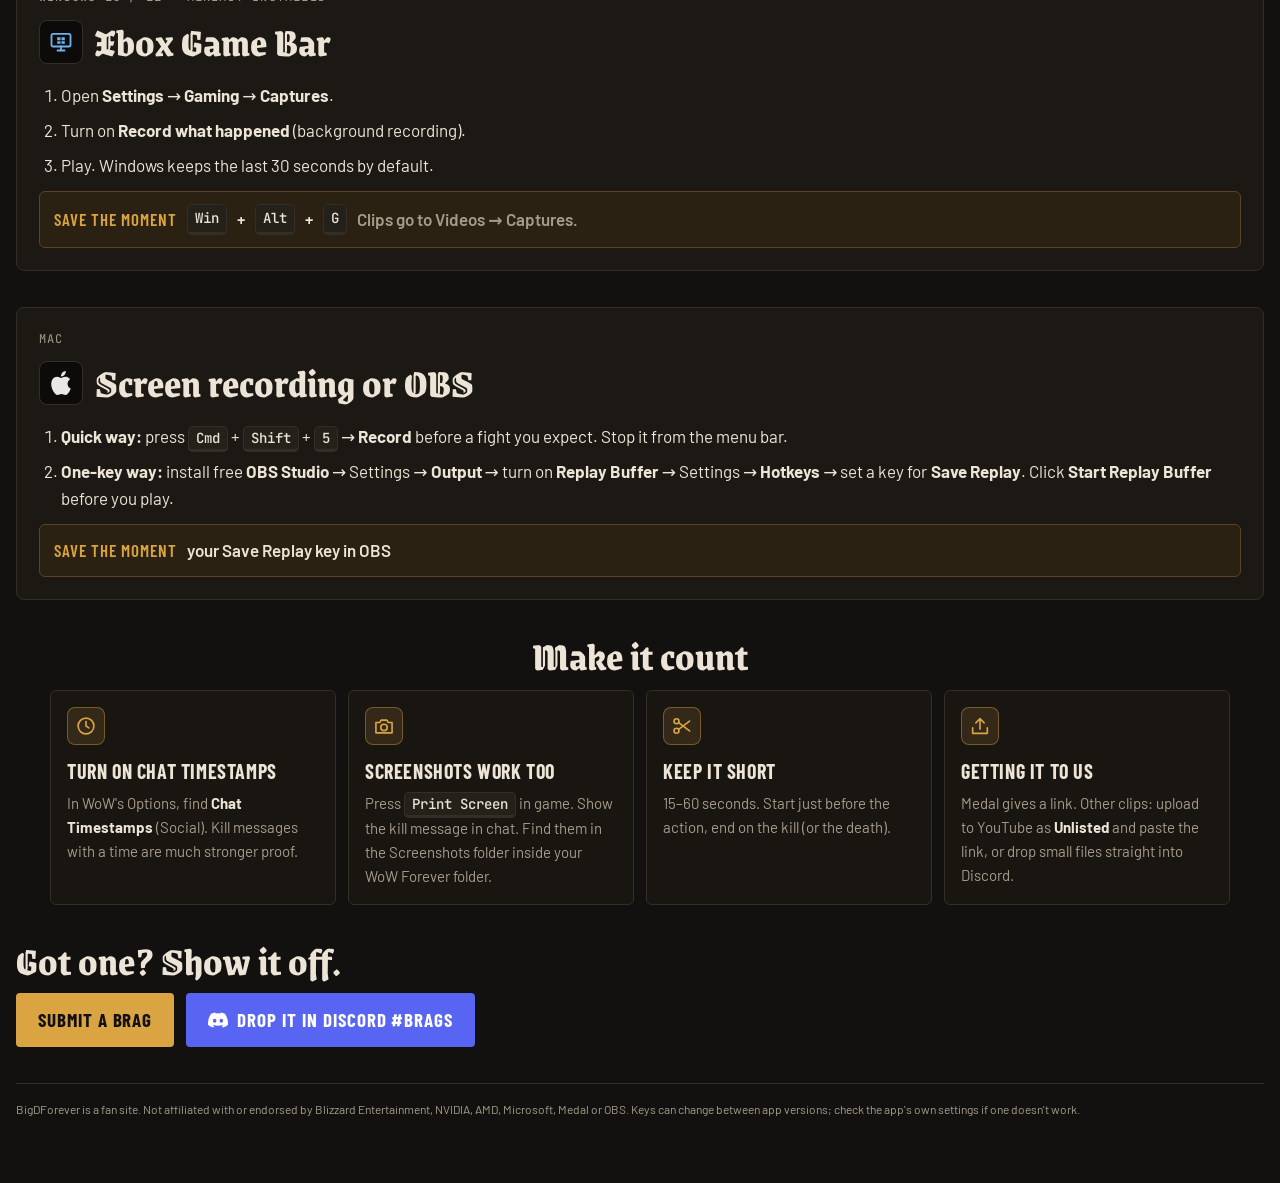
<file: clips.html>
<!doctype html>
<html lang="en">
<head>
<meta charset="utf-8">
<meta name="viewport" content="width=device-width,initial-scale=1,viewport-fit=cover">
<title>How to Clip WoW Forever (NVIDIA, AMD, Medal, Mac) · BigDForever</title>
<link rel="canonical" href="https://bigdforever.com/clips">
<meta property="og:url" content="https://bigdforever.com/clips">
<meta name="description" content="Save your best WoW Forever moments with one key. Free clipping setup for NVIDIA, AMD, Windows, Medal and Mac.">
<meta property="og:title" content="How to Clip · BigDForever">
<meta property="og:image" content="https://bigdforever.com/assets/art/share.jpg"><meta property="og:image:width" content="1200"><meta property="og:image:height" content="630"><meta property="og:type" content="website"><meta property="og:site_name" content="BigDForever"><meta name="twitter:card" content="summary_large_image">
<link rel="icon" type="image/png" sizes="32x32" href="assets/art/icon-32.png"><link rel="icon" type="image/png" sizes="192x192" href="assets/art/icon-192.png"><link rel="apple-touch-icon" href="assets/art/apple-touch-icon.png">
<link rel="preconnect" href="https://fonts.googleapis.com">
<link rel="stylesheet" href="https://fonts.googleapis.com/css2?family=Grenze+Gotisch:wght@800;900&family=Barlow:wght@400;500;600;700&family=Barlow+Condensed:wght@600;700&family=JetBrains+Mono:wght@500&display=swap">
<style>
/* Layout: a field manual. One reading column; each capture tool is a numbered card with its keys in key-cap chips. Same dark BigD look as the home page. */
:root{
  --ink:#13110f; --panel:#1c1915; --panel2:#24201a; --line:#342e26; --paper:#ece4d6; --muted:#a69c8b; --gold:#d9a441;
  --display:"Grenze Gotisch","Times New Roman",serif; --cond:"Barlow Condensed","Arial Narrow",sans-serif;
  --body:"Barlow",system-ui,-apple-system,"Segoe UI",sans-serif; --mono:"JetBrains Mono",ui-monospace,Menlo,monospace;
  color-scheme:dark;
}
*{box-sizing:border-box}
body{margin:0;background:var(--ink);color:var(--paper);font-family:var(--body);font-size:17px;line-height:1.6;
  padding-left:max(16px,env(safe-area-inset-left,0px));padding-right:max(16px,env(safe-area-inset-right,0px));padding-block:0 64px}
a{color:var(--gold)}
.wrap{max-width:820px;margin:0 auto;display:flex;flex-direction:column;gap:36px}
.top{display:flex;align-items:center;gap:12px;padding-block:14px;border-bottom:1px solid var(--line)}
.top a.brand{display:flex;align-items:center;gap:10px;text-decoration:none;color:var(--paper);font-family:var(--display);font-weight:800;font-size:24px}
.top img{width:34px;height:34px;border-radius:50%}
.top .brand span{color:var(--gold)}
.top .back{margin-left:auto;white-space:nowrap;font-family:var(--cond);font-weight:700;letter-spacing:.05em;text-transform:uppercase;text-decoration:none;color:var(--muted)}
.eyebrow{font-family:var(--mono);font-size:12px;letter-spacing:.14em;text-transform:uppercase;color:var(--gold)}
h1{font-family:var(--display);font-weight:900;font-size:clamp(46px,9vw,84px);line-height:.9;margin:8px 0 14px;text-wrap:balance}
h2{font-family:var(--display);font-weight:800;font-size:clamp(30px,5vw,40px);line-height:1;margin:0 0 6px}
p{margin:0;max-width:64ch}
.lede{font-size:19px;color:var(--paper)}
.muted{color:var(--muted)}
kbd{font-family:var(--mono);font-size:14px;font-weight:500;background:var(--panel2);border:1px solid var(--line);border-bottom-width:3px;border-radius:5px;padding:2px 7px;white-space:nowrap;color:var(--paper)}
.pick{display:grid;grid-template-columns:repeat(auto-fit,minmax(220px,1fr));gap:12px}
.pick a{display:flex;flex-direction:column;gap:2px;text-decoration:none;color:var(--paper);background:var(--panel);border:1px solid var(--line);border-radius:6px;padding:14px 16px}
.pick a:hover{border-color:var(--gold)}
.pick b{font-family:var(--cond);font-size:20px;text-transform:uppercase;letter-spacing:.03em}
.pick span{font-size:14px;color:var(--muted)}
.tool{background:var(--panel);border:1px solid var(--line);border-radius:8px;padding:22px;display:flex;flex-direction:column;gap:12px;scroll-margin-top:16px}
.tool .who{font-family:var(--mono);font-size:12px;letter-spacing:.1em;text-transform:uppercase;color:var(--muted)}
.tool ol{margin:0;padding-left:22px;display:flex;flex-direction:column;gap:8px}
.save{display:flex;flex-wrap:wrap;align-items:center;gap:10px;background:#2a2112;border:1px solid #5a4520;border-radius:6px;padding:12px 14px;font-weight:600}
.save .l{font-family:var(--cond);font-size:17px;letter-spacing:.06em;text-transform:uppercase;color:var(--gold)}
.tips{display:grid;grid-template-columns:repeat(auto-fit,minmax(230px,1fr));gap:12px}
.tip{border:1px solid var(--line);border-radius:6px;padding:16px;display:flex;flex-direction:column;gap:4px}
.tip b{font-family:var(--cond);font-size:20px;text-transform:uppercase;letter-spacing:.03em}
.tip p{font-size:15px;color:var(--muted)}
.btn{display:inline-flex;font-family:var(--cond);font-weight:700;font-size:19px;letter-spacing:.05em;text-transform:uppercase;text-decoration:none;padding:12px 22px;border-radius:4px;background:var(--gold);color:var(--ink)}
.btn.discord{background:#5865f2;color:#fff}
.cta{display:flex;flex-wrap:wrap;gap:12px}
footer{color:var(--muted);font-size:13px;border-top:1px solid var(--line);padding-top:16px}
/*fix-top*/main.wrap{margin-top:28px}
@media (max-width:420px){.top .back{font-size:14px}.top a.brand{font-size:21px}}
</style>
<link rel="stylesheet" href="assets/faction.css?v=20261119a"><script src="assets/v11/v11-flags.js?v=20261111a"></script><link rel="stylesheet" href="assets/v11/v11.css?v=20261119b"><link rel="stylesheet" href="assets/v11/fx11.css?v=20261111a"><script src="assets/v11/v11.js?v=20261120a" defer></script><script src="assets/v11/fx11.js?v=20261120c" defer></script><link rel="stylesheet" href="assets/v11/pages11.css?v=20261125a"><script src="assets/v11/pages11.js?v=20261120a" defer></script>
<script src="assets/faction.js?v=20261119a"></script>
<script defer src="https://cloud.umami.is/script.js" data-website-id="514e18a2-39d1-4a61-b429-dae9f1b6f5bc" data-tag="bigd" data-domains="bigdforever.com,www.bigdforever.com"></script><script defer src="assets/track.js?v=20261123a"></script>
</head>
<body>
<header class="top"><a class="brand" href="./"><img src="emblem.jpg" alt="">Big<span>D</span>Forever</a><a class="back" href="./">Back to the war</a></header>
<main class="wrap">
  <section>
    <div class="eyebrow">Field manual · 5 minutes to set up</div>
    <h1>Clip it in one key.</h1>
    <p class="lede">You don't need to record everything. Free tools quietly keep the <b>last 30 seconds to a few minutes</b> of your game. When something glorious happens, press one key and the clip is saved.</p>
  </section>

  <section>
    <h2>Which one is yours?</h2>
    <p class="muted" style="margin-bottom:14px">Not sure what's in your PC? Medal works on any Windows PC.</p>
    <div class="pick">
      <a href="#nvidia"><b>NVIDIA graphics card</b><span>GeForce / RTX</span></a>
      <a href="#amd"><b>AMD graphics card</b><span>Radeon</span></a>
      <a href="#medal"><b>Any Windows PC</b><span>Medal, easiest to share</span></a>
      <a href="#gamebar"><b>Windows, nothing installed</b><span>Xbox Game Bar</span></a>
      <a href="#mac"><b>Mac</b><span>Built-in or OBS</span></a>
    </div>
  </section>

  <section class="tool" id="nvidia">
    <div class="who">NVIDIA · free NVIDIA app</div>
    <h2>Instant Replay</h2>
    <ol>
      <li>Install the free <b>NVIDIA app</b> from nvidia.com if you don't have it.</li>
      <li>In WoW, press <kbd>Alt</kbd> + <kbd>Z</kbd> to open the overlay and make sure recording is allowed.</li>
      <li>Turn on Instant Replay: <kbd>Alt</kbd> + <kbd>Shift</kbd> + <kbd>F10</kbd>. In the overlay you can set how long it keeps (start with 1 minute).</li>
    </ol>
    <div class="save"><span class="l">Save the moment</span><kbd>Alt</kbd> + <kbd>F10</kbd><span class="muted">Clips go to your Videos folder.</span></div>
  </section>

  <section class="tool" id="amd">
    <div class="who">AMD · AMD Software: Adrenalin Edition</div>
    <h2>Instant Replay</h2>
    <ol>
      <li>Open <b>AMD Software</b> (right-click the desktop) → <b>Record &amp; Stream</b>.</li>
      <li>Switch on <b>Instant Replay</b> and pick how long it keeps (start with 1 minute).</li>
      <li>Check your save key: search <b>Hotkey</b> in AMD Software → <b>Media Hotkeys</b> → <b>Save Instant Replay</b>.</li>
    </ol>
    <div class="save"><span class="l">Save the moment</span>your "Save Instant Replay" key<span class="muted">(often <kbd>Ctrl</kbd> + <kbd>Shift</kbd> + <kbd>S</kbd>)</span></div>
  </section>

  <section class="tool" id="medal">
    <div class="who">Any Windows PC · free app</div>
    <h2>Medal</h2>
    <ol>
      <li>Install <b>Medal</b> from medal.tv and sign in.</li>
      <li>Start WoW Forever. Medal records in the background.</li>
      <li>In Medal's <b>Clip Settings</b>, pick the length: 30 or 60 seconds is plenty.</li>
    </ol>
    <div class="save"><span class="l">Save the moment</span><kbd>F8</kbd><span class="muted">Medal gives you a share link, perfect for the BigD form.</span></div>
  </section>

  <section class="tool" id="gamebar">
    <div class="who">Windows 10 / 11 · already installed</div>
    <h2>Xbox Game Bar</h2>
    <ol>
      <li>Open <b>Settings</b> → <b>Gaming</b> → <b>Captures</b>.</li>
      <li>Turn on <b>Record what happened</b> (background recording).</li>
      <li>Play. Windows keeps the last 30 seconds by default.</li>
    </ol>
    <div class="save"><span class="l">Save the moment</span><kbd>Win</kbd> + <kbd>Alt</kbd> + <kbd>G</kbd><span class="muted">Clips go to Videos → Captures.</span></div>
  </section>

  <section class="tool" id="mac">
    <div class="who">Mac</div>
    <h2>Screen recording or OBS</h2>
    <ol>
      <li><b>Quick way:</b> press <kbd>Cmd</kbd> + <kbd>Shift</kbd> + <kbd>5</kbd> → <b>Record</b> before a fight you expect. Stop it from the menu bar.</li>
      <li><b>One-key way:</b> install free <b>OBS Studio</b> → Settings → <b>Output</b> → turn on <b>Replay Buffer</b> → Settings → <b>Hotkeys</b> → set a key for <b>Save Replay</b>. Click <b>Start Replay Buffer</b> before you play.</li>
    </ol>
    <div class="save"><span class="l">Save the moment</span>your Save Replay key in OBS</div>
  </section>

  <section>
    <h2>Make it count</h2>
    <div class="tips">
      <div class="tip"><b>Turn on chat timestamps</b><p>In WoW's Options, find <b>Chat Timestamps</b> (Social). Kill messages with a time are much stronger proof.</p></div>
      <div class="tip"><b>Screenshots work too</b><p>Press <kbd>Print Screen</kbd> in game. Show the kill message in chat. Find them in the Screenshots folder inside your WoW Forever folder.</p></div>
      <div class="tip"><b>Keep it short</b><p>15–60 seconds. Start just before the action, end on the kill (or the death).</p></div>
      <div class="tip"><b>Getting it to us</b><p>Medal gives a link. Other clips: upload to YouTube as <b>Unlisted</b> and paste the link, or drop small files straight into Discord.</p></div>
    </div>
  </section>

  <section>
    <h2>Got one? Show it off.</h2>
    <div class="cta" style="margin-top:12px">
      <a class="btn" href="https://tally.so/r/5XbVeZ" target="_blank" rel="noopener">Submit a brag</a>
      <a class="btn discord" href="https://discord.gg/Q4wMTybW6b" target="_blank" rel="noopener">Drop it in Discord #brags</a>
    </div>
  </section>

  <footer>BigDForever is a fan site. Not affiliated with or endorsed by Blizzard Entertainment, NVIDIA, AMD, Microsoft, Medal or OBS. Keys can change between app versions; check the app's own settings if one doesn't work.</footer>
</main>
</body>
</html>
</file>
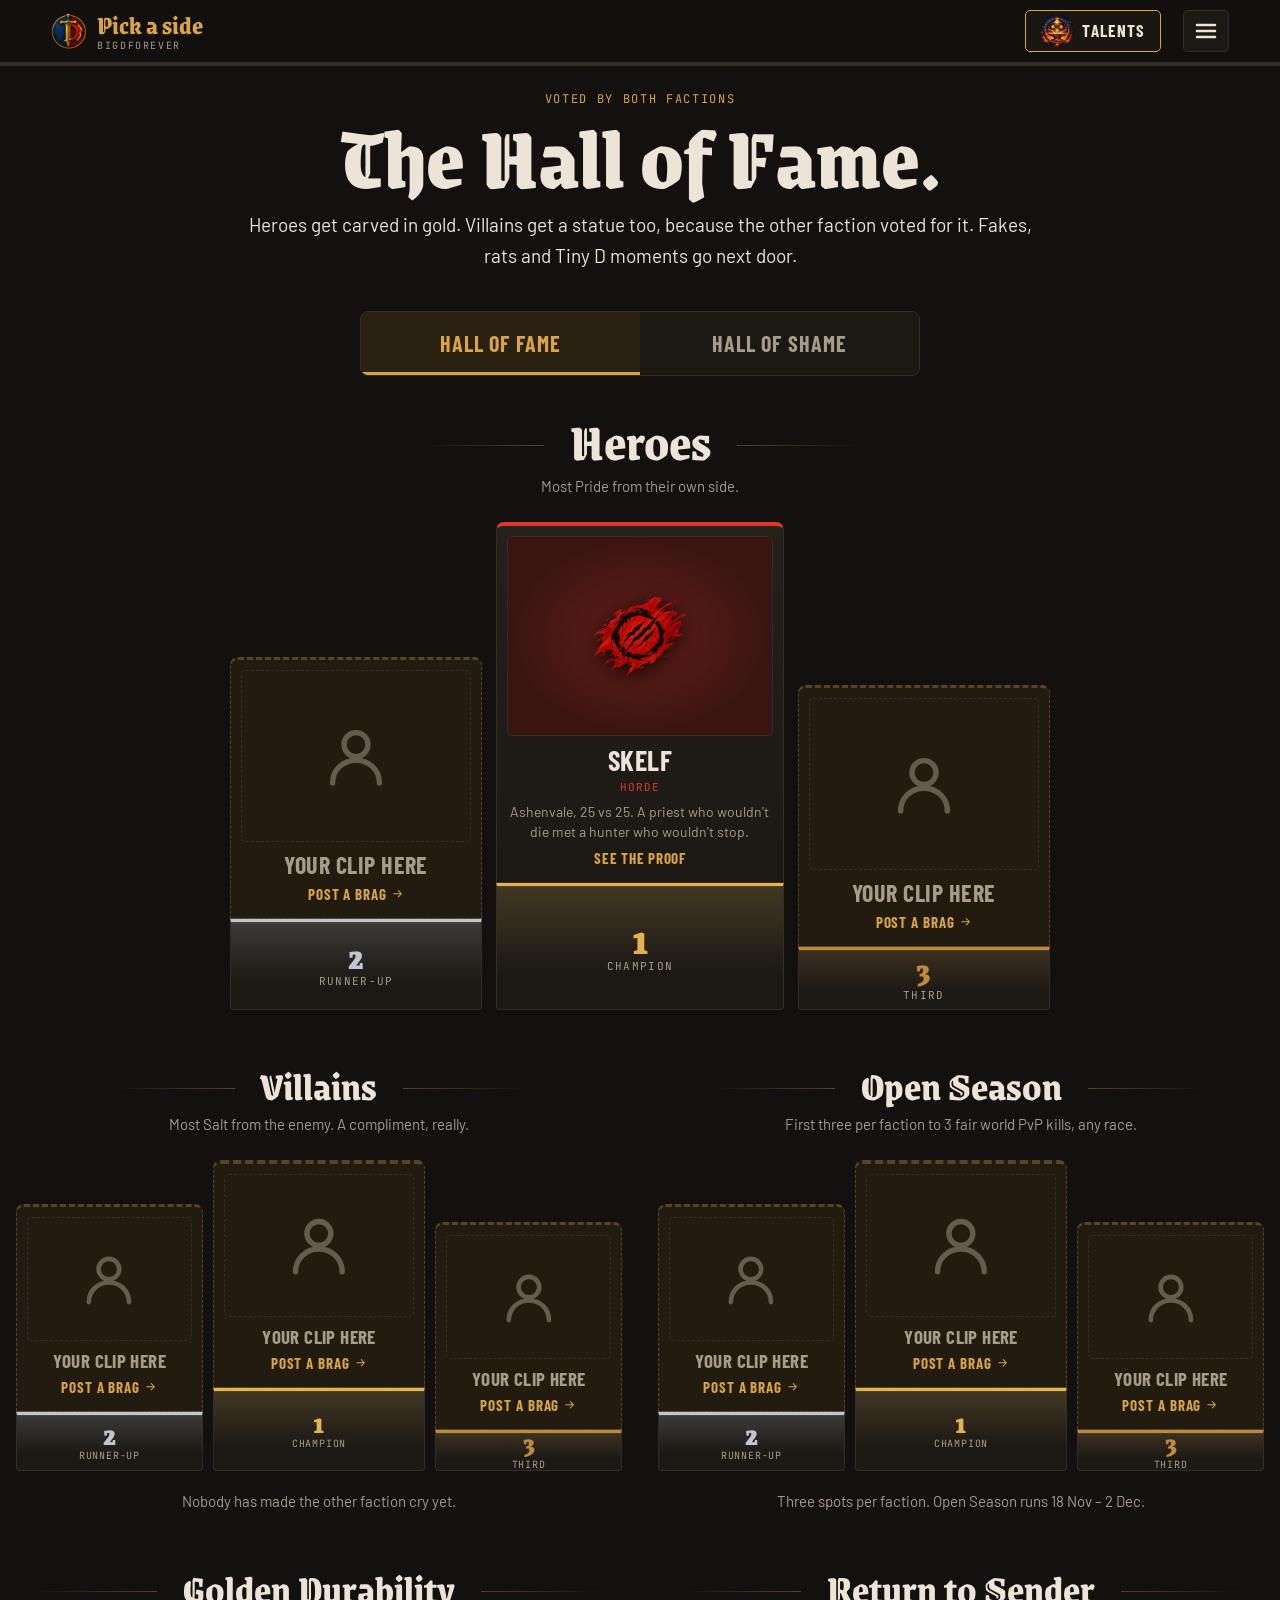
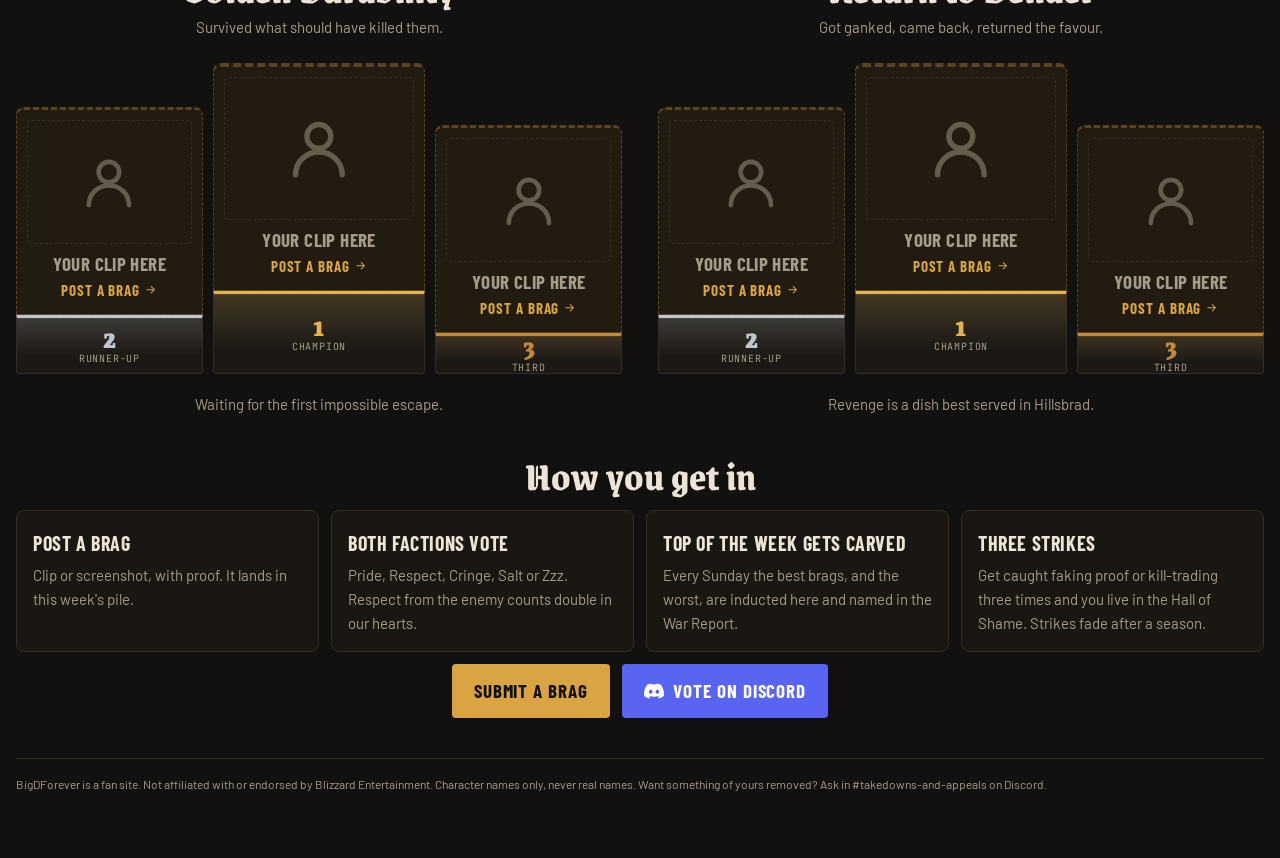
<file: halls.html>
<!doctype html>
<html lang="en">
<head>
<meta charset="utf-8">
<meta name="viewport" content="width=device-width,initial-scale=1,viewport-fit=cover">
<title>WoW Forever Hall of Fame &amp; Hall of Shame · BigDForever</title>
<link rel="canonical" href="https://bigdforever.com/halls">
<meta property="og:url" content="https://bigdforever.com/halls">
<meta name="description" content="The WoW Forever Hall of Fame and Hall of Shame. Heroes, villains, fakes and Tiny D moments, voted by both factions.">
<meta property="og:title" content="Hall of Fame and Shame · BigDForever">
<meta property="og:image" content="https://bigdforever.com/assets/art/share.jpg"><meta property="og:image:width" content="1200"><meta property="og:image:height" content="630"><meta property="og:type" content="website"><meta property="og:site_name" content="BigDForever"><meta name="twitter:card" content="summary_large_image">
<link rel="icon" type="image/png" sizes="32x32" href="assets/art/icon-32.png"><link rel="icon" type="image/png" sizes="192x192" href="assets/art/icon-192.png"><link rel="apple-touch-icon" href="assets/art/apple-touch-icon.png">
<link rel="preconnect" href="https://fonts.googleapis.com">
<link rel="stylesheet" href="https://fonts.googleapis.com/css2?family=Grenze+Gotisch:wght@800;900&family=Barlow:wght@400;500;600;700&family=Barlow+Condensed:wght@600;700&family=JetBrains+Mono:wght@500&display=swap">
<style>
/* Layout: two halls facing each other. A tab switch flips between the gilded Hall of Fame and the scorched Hall of Shame; each hall has named "wings" (categories) holding portrait cards. Empty wings show a pedestal waiting for its first inductee. */
:root{
  --ink:#13110f; --panel:#1c1915; --panel2:#24201a; --line:#342e26; --paper:#ece4d6; --muted:#a69c8b; --gold:#d9a441;
  --navy-hi:#6f9be0; --crimson-hi:#e0352a; --shame:#e0352a;
  --display:"Grenze Gotisch","Times New Roman",serif; --cond:"Barlow Condensed","Arial Narrow",sans-serif;
  --body:"Barlow",system-ui,-apple-system,"Segoe UI",sans-serif; --mono:"JetBrains Mono",ui-monospace,Menlo,monospace;
  --hall:var(--gold); --hall-deep:#2a2112; --hall-line:#5a4520;
  color-scheme:dark;
}
body[data-hall="shame"]{--hall:var(--shame);--hall-deep:#2a1412;--hall-line:#5a2420}
*{box-sizing:border-box}
body{margin:0;background:var(--ink);color:var(--paper);font-family:var(--body);font-size:17px;line-height:1.6;
  padding-left:max(16px,env(safe-area-inset-left,0px));padding-right:max(16px,env(safe-area-inset-right,0px));padding-block:0 64px;transition:background .3s}
body[data-hall="shame"]{background:#110d0c}
a{color:var(--hall)}
.wrap{max-width:1040px;margin:0 auto;display:flex;flex-direction:column;gap:40px}
.top{display:flex;align-items:center;gap:12px;padding-block:14px;border-bottom:1px solid var(--line);max-width:1040px;margin:0 auto}
.top a.brand{display:flex;align-items:center;gap:10px;text-decoration:none;color:var(--paper);font-family:var(--display);font-weight:800;font-size:24px}
.top img{width:34px;height:34px;border-radius:50%}
.top .brand span{color:var(--gold)}
.top .back{margin-left:auto;white-space:nowrap;font-family:var(--cond);font-weight:700;letter-spacing:.05em;text-transform:uppercase;text-decoration:none;color:var(--muted)}
.eyebrow{font-family:var(--mono);font-size:12px;letter-spacing:.14em;text-transform:uppercase;color:var(--hall)}
h1{font-family:var(--display);font-weight:900;font-size:clamp(46px,9vw,88px);line-height:.9;margin:8px 0 14px;text-wrap:balance}
h2{font-family:var(--display);font-weight:800;font-size:clamp(28px,4.5vw,40px);line-height:1;margin:0 0 4px}
p{margin:0;max-width:66ch}
.lede{font-size:19px}
.muted{color:var(--muted)}
.switch{display:grid;grid-template-columns:1fr 1fr;border:1px solid var(--line);border-radius:8px;overflow:hidden;max-width:560px}
.switch button{font:inherit;font-family:var(--cond);font-weight:700;font-size:22px;letter-spacing:.05em;text-transform:uppercase;padding:14px 10px;border:0;background:var(--panel);color:var(--muted);cursor:pointer}
.switch button[aria-selected="true"]{background:var(--hall-deep);color:var(--hall);box-shadow:inset 0 -3px 0 var(--hall)}
.wing{display:flex;flex-direction:column;gap:14px}
.wing-head{display:flex;flex-wrap:wrap;align-items:baseline;gap:6px 14px;border-bottom:1px solid var(--line);padding-bottom:10px}
.wing-head p{font-size:15px;color:var(--muted)}
.cards{display:grid;grid-template-columns:repeat(auto-fill,minmax(240px,1fr));gap:12px}
.card{background:var(--panel);border:1px solid var(--line);border-radius:8px;padding:16px;display:flex;flex-direction:column;gap:6px}
.card .rank{font-family:var(--mono);font-size:12px;color:var(--muted)}
.card .name{font-family:var(--cond);font-weight:700;font-size:26px;line-height:1;text-transform:uppercase}
.card .fac{font-family:var(--mono);font-size:12px;letter-spacing:.08em;text-transform:uppercase}
.fac.alliance{color:var(--navy-hi)} .fac.horde{color:var(--crimson-hi)}
.card .feat{font-size:15px}
.card a{font-family:var(--cond);font-weight:700;letter-spacing:.05em;text-transform:uppercase;text-decoration:none;margin-top:auto}
.strikes{display:flex;gap:4px}
.strikes i{width:14px;height:14px;border-radius:2px;border:1px solid var(--shame)}
.strikes i.on{background:var(--shame)}
.pedestal{border:1px dashed var(--hall-line);background:var(--hall-deep);border-radius:8px;padding:22px 18px;display:flex;flex-direction:column;align-items:flex-start;gap:6px;min-height:150px;justify-content:center}
.pedestal b{font-family:var(--cond);font-size:22px;text-transform:uppercase;letter-spacing:.04em;color:var(--hall)}
.pedestal span{font-size:15px;color:var(--muted)}
.how{display:grid;grid-template-columns:repeat(auto-fit,minmax(240px,1fr));gap:12px}
.how div{border:1px solid var(--line);border-radius:8px;padding:16px;display:flex;flex-direction:column;gap:4px}
.how b{font-family:var(--cond);font-size:20px;text-transform:uppercase;letter-spacing:.03em}
.how p{font-size:15px;color:var(--muted)}
.btn{display:inline-flex;font-family:var(--cond);font-weight:700;font-size:19px;letter-spacing:.05em;text-transform:uppercase;text-decoration:none;padding:12px 22px;border-radius:4px;background:var(--gold);color:var(--ink)}
.btn.discord{background:#5865f2;color:#fff}
.cta{display:flex;flex-wrap:wrap;gap:12px;margin-top:12px}
footer{color:var(--muted);font-size:13px;border-top:1px solid var(--line);padding-top:16px}
[hidden]{display:none!important}
/*fix-top*/main.wrap{margin-top:28px}
@media (max-width:420px){.top .back{font-size:14px}.top a.brand{font-size:21px}}
</style>
<link rel="stylesheet" href="assets/faction.css?v=20261119a"><script src="assets/v11/v11-flags.js?v=20261111a"></script><link rel="stylesheet" href="assets/v11/v11.css?v=20261119b"><link rel="stylesheet" href="assets/v11/fx11.css?v=20261111a"><script src="assets/v11/v11.js?v=20261120a" defer></script><script src="assets/v11/fx11.js?v=20261120c" defer></script><link rel="stylesheet" href="assets/v11/pages11.css?v=20261125a"><script src="assets/v11/pages11.js?v=20261120a" defer></script>
<script src="assets/faction.js?v=20261119a"></script>
<script defer src="https://cloud.umami.is/script.js" data-website-id="514e18a2-39d1-4a61-b429-dae9f1b6f5bc" data-tag="bigd" data-domains="bigdforever.com,www.bigdforever.com"></script><script defer src="assets/track.js?v=20261123a"></script>
</head>
<body data-hall="fame">
<header class="top"><a class="brand" href="./"><img src="emblem.jpg" alt="">Big<span>D</span>Forever</a><a class="back" href="./">Back to the war</a></header>
<main class="wrap">
  <section>
    <div class="eyebrow" id="eyebrow">Voted by both factions</div>
    <h1 id="title">The Hall of Fame.</h1>
    <p class="lede" id="lede">Heroes get carved in gold. Villains get a statue too, because the other faction voted for it. Fakes, rats and Tiny D moments go next door.</p>
  </section>

  <div class="switch" role="tablist" aria-label="Choose a hall">
    <button role="tab" id="tab-fame" aria-selected="true" aria-controls="hall">Hall of Fame</button>
    <button role="tab" id="tab-shame" aria-selected="false" aria-controls="hall">Hall of Shame</button>
  </div>

  <div id="hall" role="tabpanel" class="wrap" style="gap:36px"></div>

  <section>
    <h2>How you get in</h2>
    <div class="how" style="margin-top:14px">
      <div><b>Post a brag</b><p>Clip or screenshot, with proof. It lands in this week's pile.</p></div>
      <div><b>Both factions vote</b><p>Pride, Respect, Cringe, Salt or Zzz. Respect from the enemy counts double in our hearts.</p></div>
      <div><b>Top of the week gets carved</b><p>Every Sunday the best brags, and the worst, are inducted here and named in the War Report.</p></div>
      <div><b>Three strikes</b><p>Get caught faking proof or kill-trading three times and you live in the Hall of Shame. Strikes fade after a season.</p></div>
    </div>
    <div class="cta">
      <a class="btn" href="https://tally.so/r/5XbVeZ" target="_blank" rel="noopener">Submit a brag</a>
      <a class="btn discord" href="https://discord.gg/Q4wMTybW6b" target="_blank" rel="noopener">Vote on Discord</a>
    </div>
  </section>

  <footer>BigDForever is a fan site. Not affiliated with or endorsed by Blizzard Entertainment. Character names only, never real names. Want something of yours removed? Ask in #takedowns-and-appeals on Discord.</footer>
</main>
<script>
// EDIT THIS BLOCK. Add inductees to a wing's "list". Each: {name, faction:"alliance"|"horde", feat, url, week}
// Shame entries can carry strikes (1-3).
const HALLS = {
  fame: {
    eyebrow: "Voted by both factions",
    title: "The Hall of Fame.",
    lede: "Heroes get carved in gold. Villains get a statue too, because the other faction voted for it. Fakes, rats and Tiny D moments go next door.",
    wings: [
      {name:"Heroes", desc:"Most Pride from their own side.", empty:"First hero gets carved soon. Could be you.", list:[
        {name:"Skelf", faction:"horde", feat:"Ashenvale, 25 vs 25. A priest who wouldn't die met a hunter who wouldn't stop.", url:"https://www.youtube.com/shorts/uSbmvr7EC5Y"}
      ]},
      {name:"Villains", desc:"Most Salt from the enemy. A compliment, really.", empty:"Nobody has made the other faction cry yet.", list:[]},
      {name:"Open Season", desc:"First three per faction to 3 fair world PvP kills, any race.", empty:"Three spots per faction. Open Season runs 18 Nov – 2 Dec.", list:[]},
      {name:"Golden Durability", desc:"Survived what should have killed them.", empty:"Waiting for the first impossible escape.", list:[]},
      {name:"Return to Sender", desc:"Got ganked, came back, returned the favour.", empty:"Revenge is a dish best served in Hillsbrad.", list:[]}
    ]
  },
  shame: {
    eyebrow: "Voted by both factions",
    title: "The Hall of Shame.",
    lede: "Some get in by failing gloriously. Some get in by cheating. Only one of those is forgiven.",
    wings: [
      {name:"Tiny D", desc:"Self-owns, cliff dives and pulling the whole camp. Laughed at, loved.", empty:"Someone will fall off Thousand Needles on day one. Clip it.", list:[]},
      {name:"Rat of the Week", desc:"Friendly Fire: the player who did their own faction dirty.", empty:"No rats yet. Give it a day.", list:[]},
      {name:"Fakes", desc:"Caught with edited proof or traded kills. Strikes shown.", empty:"Clean so far. Keep it that way.", list:[], strikes:true},
      {name:"Most Zzz", desc:"The brag both factions found boring.", empty:"No snoozers yet.", list:[]}
    ]
  }
};
const esc = s => String(s||'').replace(/[&<>"]/g, c => ({'&':'&amp;','<':'&lt;','>':'&gt;','"':'&quot;'}[c]));
const hallEl = document.getElementById('hall');
function show(which){
  const h = HALLS[which];
  document.body.dataset.hall = which;
  document.title = (which === 'fame' ? 'Hall of Fame' : 'Hall of Shame') + ' · WoW Forever · BigDForever';
  document.getElementById('eyebrow').textContent = h.eyebrow;
  document.getElementById('title').textContent = h.title;
  document.getElementById('lede').textContent = h.lede;
  document.getElementById('tab-fame').setAttribute('aria-selected', which === 'fame');
  document.getElementById('tab-shame').setAttribute('aria-selected', which === 'shame');
  hallEl.innerHTML = h.wings.map(w => `
    <section class="wing">
      <div class="wing-head"><h2>${esc(w.name)}</h2><p>${esc(w.desc)}</p></div>
      <div class="cards">${w.list.length ? w.list.map((c,i) => `
        <article class="card">
          <span class="rank">${c.week ? 'Week ' + esc(c.week) : '#' + (i+1)}</span>
          <span class="name">${esc(c.name)}</span>
          <span class="fac ${c.faction === 'horde' ? 'horde' : 'alliance'}">${c.faction === 'horde' ? 'Horde' : 'Alliance'}</span>
          <p class="feat">${esc(c.feat)}</p>
          ${w.strikes ? `<span class="strikes" aria-label="${c.strikes||1} of 3 strikes">${[1,2,3].map(n => `<i class="${n <= (c.strikes||1) ? 'on' : ''}"></i>`).join('')}</span>` : ''}
          ${c.url ? `<a href="${esc(c.url)}" target="_blank" rel="noopener">See the proof</a>` : ''}
        </article>`).join('') : `<div class="pedestal"><b>Empty pedestal</b><span>${esc(w.empty)}</span></div>`}
      </div>
    </section>`).join('');
  try { localStorage.setItem('bigd-hall', which); } catch(e){}
}
document.getElementById('tab-fame').onclick = () => show('fame');
document.getElementById('tab-shame').onclick = () => show('shame');
let start = location.hash === '#shame' ? 'shame' : 'fame';
show(start);
</script>
</body>
</html>
</file>
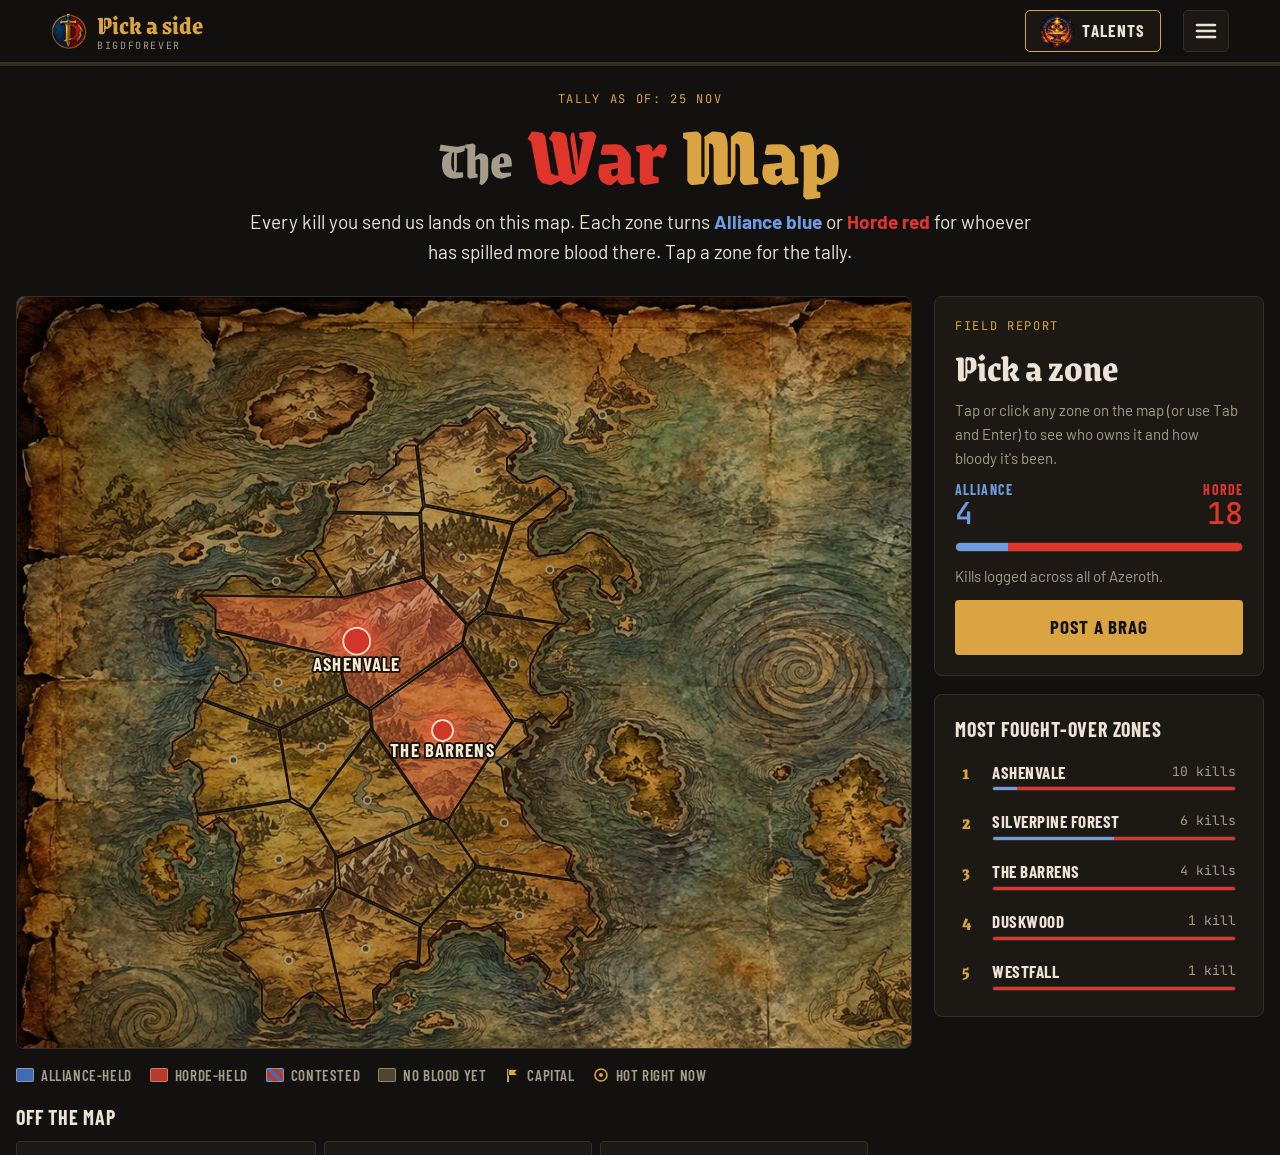
<file: map.html>
<!doctype html>
<html lang="en">
<head>
<meta charset="utf-8">
<meta name="viewport" content="width=device-width,initial-scale=1,viewport-fit=cover">
<title>WoW Forever War Map: Alliance vs Horde Kills by Zone · BigDForever</title>
<link rel="canonical" href="https://bigdforever.com/map">
<meta property="og:url" content="https://bigdforever.com/map">
<meta name="description" content="Every zone of Azeroth, coloured by who's winning it. Alliance vs Horde kill counts per zone in WoW Forever.">
<meta property="og:title" content="The War Map · BigDForever">
<meta property="og:image" content="https://bigdforever.com/assets/art/share.jpg"><meta property="og:image:width" content="1200"><meta property="og:image:height" content="630"><meta property="og:type" content="website"><meta property="og:site_name" content="BigDForever"><meta name="twitter:card" content="summary_large_image">
<link rel="icon" type="image/png" sizes="32x32" href="assets/art/icon-32.png"><link rel="icon" type="image/png" sizes="192x192" href="assets/art/icon-192.png"><link rel="apple-touch-icon" href="assets/art/apple-touch-icon.png">
<link rel="preconnect" href="https://fonts.googleapis.com">
<link rel="stylesheet" href="https://fonts.googleapis.com/css2?family=Grenze+Gotisch:wght@800;900&family=Barlow:wght@400;500;600;700&family=Barlow+Condensed:wght@600;700&family=JetBrains+Mono:wght@500&display=swap">
<style>
/* Layout: a war-room table. The sketch map takes the main column; the field report (zone panel) and the top-5 sit beside it on desktop and stack under it on phones. Same dark BigD look as the rest of the site. */
:root{
  --ink:#13110f; --panel:#1c1915; --panel2:#24201a; --line:#342e26; --paper:#ece4d6; --muted:#a69c8b; --gold:#d9a441;
  --ally:#6f9be0; --ally-deep:#2a4f8f; --horde:#e0352a; --horde-deep:#b3261e;
  --display:"Grenze Gotisch","Times New Roman",serif; --cond:"Barlow Condensed","Arial Narrow",sans-serif;
  --body:"Barlow",system-ui,-apple-system,"Segoe UI",sans-serif; --mono:"JetBrains Mono",ui-monospace,Menlo,monospace;
  color-scheme:dark;
}
*{box-sizing:border-box}
html{-webkit-text-size-adjust:100%}
body{margin:0;background:var(--ink);color:var(--paper);font-family:var(--body);font-size:17px;line-height:1.6;overflow-x:hidden;
  padding-left:max(16px,env(safe-area-inset-left,0px));padding-right:max(16px,env(safe-area-inset-right,0px));padding-block:0 64px}
a{color:var(--gold)}
.top,.wrap{max-width:1240px;margin-inline:auto}
.wrap{display:flex;flex-direction:column;gap:28px}
.top{display:flex;align-items:center;gap:12px;padding-block:14px;border-bottom:1px solid var(--line);margin-bottom:28px}
.top a.brand{display:flex;align-items:center;gap:10px;text-decoration:none;color:var(--paper);font-family:var(--display);font-weight:800;font-size:24px}
.top img{width:34px;height:34px;border-radius:50%}
.top .brand span{color:var(--gold)}
.top .back{margin-left:auto;white-space:nowrap;font-family:var(--cond);font-weight:700;letter-spacing:.05em;text-transform:uppercase;text-decoration:none;color:var(--muted)}
.eyebrow{font-family:var(--mono);font-size:12px;letter-spacing:.14em;text-transform:uppercase;color:var(--gold)}
h1{font-family:var(--display);font-weight:900;font-size:clamp(46px,9vw,84px);line-height:.9;margin:8px 0 14px;text-wrap:balance}
h2{font-family:var(--display);font-weight:800;font-size:clamp(28px,4.5vw,38px);line-height:1;margin:0}
h3{font-family:var(--cond);font-weight:700;font-size:20px;letter-spacing:.04em;text-transform:uppercase;margin:0}
p{margin:0;max-width:64ch}
.lede{font-size:19px}
.muted{color:var(--muted)}
.demo-badge[hidden]{display:none}
.demo-badge{display:inline-block;margin-left:8px;padding:1px 8px;border-radius:3px;background:var(--gold);color:var(--ink);font-family:var(--mono);font-size:11px;letter-spacing:.1em}

/* board */
.board{display:grid;grid-template-columns:minmax(0,1fr) 330px;gap:22px;align-items:start}
.mapcol{display:flex;flex-direction:column;gap:14px;min-width:0}
.side{display:flex;flex-direction:column;gap:18px;position:sticky;top:16px}
@media (max-width:920px){.board{grid-template-columns:minmax(0,1fr)}.side{position:static}}

.views{display:none;gap:6px}
.views button{flex:1;font-family:var(--cond);font-weight:700;font-size:16px;letter-spacing:.05em;text-transform:uppercase;padding:9px 6px;border-radius:4px;border:1px solid var(--line);background:var(--panel);color:var(--muted);cursor:pointer}
.hint{font-size:14px;color:var(--muted);margin-top:-6px}
.hint[hidden]{display:none}
.views button[aria-pressed="true"]{border-color:var(--gold);color:var(--paper);background:var(--panel2)}
@media (max-width:720px){.views{display:flex}}

.map{position:relative;border:1px solid var(--line);border-radius:8px;overflow:hidden;background:#17130f;box-shadow:inset 0 0 60px rgba(0,0,0,.6)}
.map svg{display:block;width:100%;height:auto;touch-action:manipulation;-webkit-tap-highlight-color:transparent;user-select:none;-webkit-user-select:none}
.zone{fill:var(--f);stroke:#d8c49a;stroke-opacity:.5;stroke-width:1;cursor:pointer;outline:none;transition:fill .15s}
.zone:hover{fill:var(--fh)}
.zone:focus{outline:none}
.zl{font-family:var(--cond);font-weight:700;font-size:11.5px;letter-spacing:.09em;fill:#f1e6cf;stroke:#17120d;stroke-width:3px;stroke-linejoin:round;paint-order:stroke;pointer-events:none}
.zl.forever{fill:#f3cf7e}
.cap-name{font-family:var(--body);font-style:italic;font-weight:600;font-size:9.5px;fill:#e9d9b4;stroke:#17120d;stroke-width:2.6px;paint-order:stroke;pointer-events:none}
.cont{font-family:var(--display);font-weight:800;fill:#6d5d44;opacity:.85;pointer-events:none}
.seanote{font-family:var(--body);font-style:italic;font-size:11px;fill:#6d5d44;pointer-events:none}
svg.small .zl,svg.small .cap-name,svg.small .seanote{display:none}
.ring{fill:none;pointer-events:none}
#selRing{stroke:var(--gold);stroke-width:3}
#focusRing{stroke:#fff;stroke-width:2;stroke-dasharray:5 4}
.hotdot{fill:none;stroke:var(--gold);stroke-width:1.6;pointer-events:none;transform-box:fill-box;transform-origin:center;animation:pulse 1.8s ease-out infinite}
@keyframes pulse{0%{transform:scale(.5);opacity:1}100%{transform:scale(1.6);opacity:0}}
@media (prefers-reduced-motion:reduce){.hotdot{animation:none;opacity:.8}}

.empty-note{position:absolute;left:50%;top:50%;transform:translate(-50%,-50%);width:min(330px,78%);pointer-events:none;text-align:center;
  background:rgba(19,17,15,.86);border:1px solid #5a4520;border-radius:6px;padding:14px 16px;box-shadow:0 6px 30px rgba(0,0,0,.5)}
.empty-note b{display:block;font-family:var(--display);font-weight:800;font-size:clamp(20px,3.4vw,28px);line-height:1.05;color:var(--paper)}
.empty-note span{display:block;margin-top:6px;font-family:var(--cond);font-weight:600;font-size:clamp(14px,2vw,17px);letter-spacing:.04em;color:var(--gold)}
.empty-note[hidden]{display:none}
@media (max-width:480px){.empty-note{padding:9px 10px}}

.legend{display:flex;flex-wrap:wrap;gap:8px 18px;font-family:var(--cond);font-weight:600;font-size:15px;letter-spacing:.04em;text-transform:uppercase;color:var(--muted)}
.legend span{display:inline-flex;align-items:center;gap:7px}
.sw{width:18px;height:14px;border-radius:2px;border:1px solid #d8c49a80;flex:none}
.sw.a{background:#3f6cb4}.sw.h{background:#b73a2c}.sw.n{background:#514431}
.sw.c{background:repeating-linear-gradient(45deg,#3f6cb4 0 4px,#b73a2c 4px 8px)}
.legend svg{width:16px;height:16px;flex:none}

.offmap{display:flex;flex-direction:column;gap:8px}
.chips{display:flex;flex-wrap:wrap;gap:8px}
.chip{display:inline-flex;align-items:center;gap:8px;font-family:var(--cond);font-weight:700;font-size:16px;letter-spacing:.04em;text-transform:uppercase;
  padding:8px 12px;min-height:44px;border-radius:4px;border:1px solid var(--line);background:var(--panel);color:var(--paper);cursor:pointer}
.chip:hover,.chip:focus-visible{border-color:var(--gold);outline:none}
.chip[aria-pressed="true"]{border-color:var(--gold);box-shadow:0 0 0 1px var(--gold)}
.chip i{width:11px;height:11px;border-radius:50%;background:#514431;border:1px solid #d8c49a80;flex:none}
.chip small{font-family:var(--body);font-weight:500;font-size:13px;letter-spacing:0;text-transform:none;color:var(--muted)}
.jump{display:flex;flex-wrap:wrap;align-items:center;gap:8px;font-family:var(--cond);font-weight:600;font-size:15px;letter-spacing:.04em;text-transform:uppercase;color:var(--muted)}
.jump select{flex:1;min-width:0;max-width:320px;font:inherit;font-family:var(--body);text-transform:none;letter-spacing:0;font-size:16px;color:var(--paper);background:var(--panel);border:1px solid var(--line);border-radius:4px;padding:8px 10px}

/* side */
.panel{background:var(--panel);border:1px solid var(--line);border-radius:8px;padding:20px;display:flex;flex-direction:column;gap:12px;scroll-margin-top:12px}
.panel.on{border-color:#5a4520}
.ctrl{align-self:flex-start;font-family:var(--cond);font-weight:700;font-size:16px;letter-spacing:.06em;text-transform:uppercase;padding:3px 10px;border-radius:3px;background:var(--panel2);color:var(--muted);border:1px solid var(--line)}
.ctrl.a{background:var(--ally-deep);color:#fff;border-color:var(--ally)}
.ctrl.h{background:var(--horde-deep);color:#fff;border-color:var(--horde)}
.ctrl.c{background:repeating-linear-gradient(45deg,var(--ally-deep) 0 8px,var(--horde-deep) 8px 16px);color:#fff;border-color:var(--gold)}
.flags{display:flex;flex-wrap:wrap;gap:8px}
.hot{font-family:var(--cond);font-weight:700;font-size:16px;letter-spacing:.06em;text-transform:uppercase;padding:3px 10px;border-radius:3px;background:#2a2112;border:1px solid var(--gold);color:var(--gold)}
.score{display:grid;grid-template-columns:1fr 1fr;gap:10px}
.score div{display:flex;flex-direction:column;line-height:1.1}
.score .lab{font-family:var(--cond);font-weight:700;font-size:14px;letter-spacing:.08em;text-transform:uppercase}
.score b{font-family:var(--mono);font-weight:500;font-size:30px}
.score .sa .lab,.score .sa b{color:var(--ally)}
.score .sh{text-align:right}
.score .sh .lab,.score .sh b{color:var(--horde)}
.split{display:flex;height:10px;border-radius:5px;overflow:hidden;background:#2b251d;border:1px solid var(--line)}
.split i{display:block;height:100%}
.split .ia{background:var(--ally)}.split .ih{background:var(--horde)}
.panel .note{font-size:15px;color:var(--muted)}
.btn{display:inline-flex;justify-content:center;font-family:var(--cond);font-weight:700;font-size:19px;letter-spacing:.05em;text-transform:uppercase;text-decoration:none;padding:12px 22px;border-radius:4px;background:var(--gold);color:var(--ink)}
.btn:focus-visible{outline:2px solid var(--paper);outline-offset:2px}

.top5{background:var(--panel);border:1px solid var(--line);border-radius:8px;padding:18px 20px;display:flex;flex-direction:column;gap:10px}
.top5 ol{list-style:none;margin:0;padding:0;display:flex;flex-direction:column;gap:6px}
.top5 button{width:100%;display:grid;grid-template-columns:22px 1fr auto;align-items:center;gap:4px 8px;text-align:left;background:none;border:1px solid transparent;border-radius:4px;padding:6px 6px;color:var(--paper);font:inherit;cursor:pointer}
.top5 button:hover,.top5 button:focus-visible{border-color:var(--line);background:var(--panel2);outline:none}
.top5 .no{font-family:var(--display);font-weight:800;font-size:20px;color:var(--gold);line-height:1}
.top5 .nm{font-family:var(--cond);font-weight:700;font-size:17px;letter-spacing:.03em;text-transform:uppercase;line-height:1.1}
.top5 .k{font-family:var(--mono);font-size:13px;color:var(--muted)}
.top5 .split{grid-column:2/4;height:5px}
.top5 .none{font-size:15px;color:var(--muted)}

footer{color:var(--muted);font-size:13px;border-top:1px solid var(--line);padding-top:16px}
/*fix-top*/@media (max-width:420px){.top .back{font-size:14px}.top a.brand{font-size:21px}}
</style>
<link rel="stylesheet" href="assets/faction.css?v=20261119a"><script src="assets/v11/v11-flags.js?v=20261111a"></script><link rel="stylesheet" href="assets/v11/v11.css?v=20261119b"><link rel="stylesheet" href="assets/v11/fx11.css?v=20261111a"><script src="assets/v11/v11.js?v=20261120a" defer></script><script src="assets/v11/fx11.js?v=20261120c" defer></script><link rel="stylesheet" href="assets/v11/pages11.css?v=20261125a"><script src="assets/v11/pages11.js?v=20261120a" defer></script><script src="assets/v11/killmap-zones.js?v=20261118a" defer></script><script src="assets/v11/killmap.js?v=20261111a" defer></script>
<script src="assets/faction.js?v=20261119a"></script>
<script src="assets/dropdown.js?v=20261119a" defer></script>
<script defer src="https://cloud.umami.is/script.js" data-website-id="514e18a2-39d1-4a61-b429-dae9f1b6f5bc" data-tag="bigd" data-domains="bigdforever.com,www.bigdforever.com"></script><script defer src="assets/track.js?v=20261123a"></script>
</head>
<body>
<header class="top"><a class="brand" href="./"><img src="emblem.jpg" alt="">Big<span>D</span>Forever</a><a class="back" href="./">Back to the war</a></header>
<main class="wrap">
  <section>
    <div class="eyebrow">Tally as of: <span id="updated">…</span><span id="demoBadge" class="demo-badge" hidden>DEMO NUMBERS</span></div>
    <h1>The War Map</h1>
    <p class="lede">Every kill you send us lands on this map. Each zone turns <b style="color:var(--ally)">Alliance blue</b> or <b style="color:var(--horde)">Horde red</b> for whoever has spilled more blood there. Tap a zone for the tally.</p>
  </section>

  <div class="board">
    <div class="mapcol">
      <div class="views" role="group" aria-label="Map view">
        <button type="button" data-view="world" aria-pressed="true">Whole world</button>
        <button type="button" data-view="kal" aria-pressed="false">Kalimdor</button>
        <button type="button" data-view="ek" aria-pressed="false">Eastern Kingdoms</button>
      </div>
      <p class="hint" id="hint" hidden>Zone names are hidden at this size. Pick Kalimdor or Eastern Kingdoms above to zoom in, or just tap a zone.</p>
      <div class="map">
        <svg id="war" viewBox="0 0 1000 840" role="group" aria-label="Sketch map of Azeroth. Each zone is a button."></svg>
        <div class="empty-note" id="emptyNote" hidden><b>No blood spilled yet.</b><span id="emptySub">The war starts at midnight, Belgrade time.</span></div>
      </div>
      <div class="legend" aria-label="Legend">
        <span><i class="sw a"></i>Alliance-held</span>
        <span><i class="sw h"></i>Horde-held</span>
        <span><i class="sw c"></i>Contested</span>
        <span><i class="sw n"></i>No blood yet</span>
        <span><svg viewBox="0 0 16 16" aria-hidden="true"><path d="M4 15V2" stroke="#e9d9b4" stroke-width="1.5"/><path d="M4.5 2.5h9l-2.5 3 2.5 3h-9z" fill="#d9a441" stroke="#17120d" stroke-width=".8"/></svg>Capital</span>
        <span><svg viewBox="0 0 16 16" aria-hidden="true"><circle cx="8" cy="8" r="6" fill="none" stroke="#d9a441" stroke-width="1.6"/><circle cx="8" cy="8" r="2" fill="#d9a441"/></svg>Hot right now</span>
      </div>
      <div class="offmap">
        <h3>Off the map</h3>
        <div class="chips" id="chips"></div>
      </div>
      <label class="jump">Jump to a zone <select id="jump"><option value="">Pick one…</option></select></label>
    </div>

    <aside class="side">
      <section class="panel" id="panel" aria-live="polite"></section>
      <section class="top5">
        <h3>Most fought-over zones</h3>
        <ol id="top5"></ol>
      </section>
    </aside>
  </div>

  <footer>BigDForever is a fan site. Not affiliated with or endorsed by Blizzard Entertainment. Map is an original fan sketch.</footer>
</main>

<script>
/* =====================================================================
   EDIT THIS BLOCK
   a = Alliance kills, h = Horde kills. Zone names must match exactly.
   ===================================================================== */
const WAR = {
  updated: "25 Nov",
  hot: 25,            // a zone with at least this many kills (both sides) shows "Hot right now"
  zones: {
    // Kalimdor
    "Ashenvale": {a:1,h:9}, "Azshara": {a:0,h:0}, "Darkshore": {a:0,h:0}, "Desolace": {a:0,h:0},
    "Durotar": {a:0,h:0}, "Dustwallow Marsh": {a:0,h:0}, "Felwood": {a:0,h:0}, "Feralas": {a:0,h:0},
    "Moonglade": {a:0,h:0}, "Mount Hyjal": {a:0,h:0}, "Mulgore": {a:0,h:0}, "Silithus": {a:0,h:0},
    "Stonetalon Mountains": {a:0,h:0}, "Tanaris": {a:0,h:0}, "Teldrassil": {a:0,h:0}, "The Barrens": {a:0,h:4},
    "Thousand Needles": {a:0,h:0}, "Un'Goro Crater": {a:0,h:0}, "Winterspring": {a:0,h:0},
    // Eastern Kingdoms
    "Alterac Mountains": {a:0,h:0}, "Arathi Highlands": {a:0,h:0}, "Badlands": {a:0,h:0}, "Blasted Lands": {a:0,h:0},
    "Burning Steppes": {a:0,h:0}, "Deadwind Pass": {a:0,h:0}, "Dun Morogh": {a:0,h:0}, "Duskwood": {a:0,h:1},
    "Elwynn Forest": {a:0,h:0}, "Eastern Plaguelands": {a:0,h:0}, "Hillsbrad Foothills": {a:0,h:0}, "Loch Modan": {a:0,h:0},
    "Redridge Mountains": {a:0,h:0}, "Searing Gorge": {a:0,h:0}, "Silverpine Forest": {a:3,h:3}, "Stranglethorn Vale": {a:0,h:0},
    "Swamp of Sorrows": {a:0,h:0}, "The Hinterlands": {a:0,h:0}, "Tirisfal Glades": {a:0,h:0}, "Western Plaguelands": {a:0,h:0},
    "Westfall": {a:0,h:1}, "Wetlands": {a:0,h:0},
    // New in WoW Forever
    "Riverglades": {a:0,h:0}, "Shen'dralas": {a:0,h:0}, "Zephras Isle": {a:0,h:0},
    // Off the map
    "Battleground": {a:0,h:0}, "Dungeon or raid": {a:0,h:0}, "Twisting Nether (somewhere weird)": {a:0,h:0}
  }
};
// Optional: a published CSV (e.g. Google Sheets "Publish to web" as CSV) with columns zone,alliance,horde.
// If set, it is loaded and replaces the numbers above. If it fails, the block above is used.
const WAR_CSV = "";
/* ===================== END OF EDIT BLOCK ===================== */

const TALLY = "https://tally.so/r/5XbVeZ";
const SVGNS = "http://www.w3.org/2000/svg";

/* ---------- Geography: our own sketch, not traced from any game map ----------
   x,y = seed point of the zone (cells are grown around these), w = size weight,
   lx,ly = label position if not the seed, lab = label lines. North is up.        */
const GEO = [
  // Kalimdor (mainland cells; Teldrassil is its own island below)
  {n:"Darkshore", c:"K", x:132,y:222, w:-400, lv:"10–20", lab:["Darkshore"], lx:128, ly:232},
  {n:"Moonglade", c:"K", x:212,y:142, w:-1400, lv:"55–60", lab:["Moonglade"], ly:146},
  {n:"Winterspring", c:"K", x:330,y:128, w:1200, lv:"55–60", lab:["Winterspring"]},
  {n:"Felwood", c:"K", x:215,y:222, lv:"48–55", lab:["Felwood"]},
  {n:"Mount Hyjal", c:"K", x:315,y:215, w:-300, lv:"New in Forever", lab:["Mount","Hyjal"], forever:true,
    note:"A max-level zone opened at launch. Sketched north of Ashenvale, between Felwood and Winterspring, where it sits in the lore."},
  {n:"Azshara", c:"K", x:408,y:250, w:-200, lv:"45–55", lab:["Azshara"], lx:402},
  {n:"Ashenvale", c:"K", x:235,y:300, w:1400, lv:"18–30", lab:["Ashenvale"]},
  {n:"Stonetalon Mountains", c:"K", x:118,y:335, lv:"15–27", lab:["Stonetalon","Mountains"], lx:122},
  {n:"Durotar", c:"K", x:395,y:350, w:-500, lv:"1–10", lab:["Durotar"], ly:372, cap:{n:"Orgrimmar", x:392,y:322, side:"l"}},
  {n:"The Barrens", c:"K", x:308,y:420, w:2400, lv:"10–25", lab:["The","Barrens"]},
  {n:"Desolace", c:"K", x:82,y:445, w:300, lv:"30–40", lab:["Desolace"], lx:74, ly:478},
  {n:"Shen'dralas", c:"K", x:160,y:430, w:-700, lv:"New in Forever", lab:["Shen'dralas"], forever:true, lx:172, ly:426,
    note:"New Highborne and centaur land, hidden between Desolace and Mulgore."},
  {n:"Mulgore", c:"K", x:225,y:488, lv:"1–10", lab:["Mulgore"], ly:510, cap:{n:"Thunder Bluff", x:212,y:470, side:"r"}},
  {n:"Dustwallow Marsh", c:"K", x:395,y:495, w:-200, lv:"35–45", lab:["Dustwallow","Marsh"]},
  {n:"Feralas", c:"K", x:98,y:575, w:600, lv:"40–50", lab:["Feralas"]},
  {n:"Thousand Needles", c:"K", x:255,y:572, w:-200, lv:"25–35", lab:["Thousand","Needles"]},
  {n:"Un'Goro Crater", c:"K", x:215,y:668, w:-500, lv:"48–55", lab:["Un'Goro","Crater"]},
  {n:"Silithus", c:"K", x:112,y:695, lv:"55–60", lab:["Silithus"], ly:700},
  {n:"Tanaris", c:"K", x:350,y:675, w:900, lv:"40–50", lab:["Tanaris"]},
  // Eastern Kingdoms
  {n:"Tirisfal Glades", c:"E", x:648,y:112, lv:"1–10", lab:["Tirisfal","Glades"], lx:640, ly:100, cap:{n:"Undercity", x:676,y:140, side:"r"}},
  {n:"Western Plaguelands", c:"E", x:765,y:118, lv:"51–58", lab:["Western","Plaguelands"]},
  {n:"Eastern Plaguelands", c:"E", x:885,y:115, w:500, lv:"53–60", lab:["Eastern","Plaguelands"]},
  {n:"Silverpine Forest", c:"E", x:612,y:212, lv:"10–20", lab:["Silverpine","Forest"], lx:620},
  {n:"Alterac Mountains", c:"E", x:722,y:198, w:-300, lv:"30–40", lab:["Alterac","Mountains"]},
  {n:"The Hinterlands", c:"E", x:878,y:220, w:600, lv:"40–50", lab:["The","Hinterlands"]},
  {n:"Hillsbrad Foothills", c:"E", x:695,y:268, lv:"20–30", lab:["Hillsbrad","Foothills"], lx:688},
  {n:"Arathi Highlands", c:"E", x:815,y:290, w:400, lv:"30–40", lab:["Arathi","Highlands"]},
  {n:"Wetlands", c:"E", x:790,y:368, lv:"20–30", lab:["Wetlands"], lx:778},
  {n:"Dun Morogh", c:"E", x:712,y:432, w:300, lv:"1–10", lab:["Dun","Morogh"], lx:700, ly:448, cap:{n:"Ironforge", x:742,y:420, side:"r"}},
  {n:"Loch Modan", c:"E", x:848,y:418, lv:"10–20", lab:["Loch","Modan"]},
  {n:"Searing Gorge", c:"E", x:760,y:485, w:-400, lv:"43–50", lab:["Searing","Gorge"]},
  {n:"Badlands", c:"E", x:868,y:482, lv:"35–45", lab:["Badlands"], lx:860},
  {n:"Burning Steppes", c:"E", x:770,y:540, w:-300, lv:"50–58", lab:["Burning","Steppes"]},
  {n:"Riverglades", c:"E", x:925,y:548, w:-300, lv:"New in Forever", lab:["Riverglades"], forever:true, lx:914,
    note:"A new zone on the east coast, wedged between Redridge, the Badlands and the Swamp of Sorrows. Boats run here from Tanaris."},
  {n:"Elwynn Forest", c:"E", x:690,y:592, w:600, lv:"1–10", lab:["Elwynn","Forest"], lx:700, ly:604, cap:{n:"Stormwind", x:650,y:568, side:"r"}},
  {n:"Redridge Mountains", c:"E", x:838,y:592, lv:"15–25", lab:["Redridge","Mountains"], lx:832},
  {n:"Westfall", c:"E", x:610,y:625, lv:"10–20", lab:["Westfall"], lx:614},
  {n:"Duskwood", c:"E", x:712,y:668, lv:"18–30", lab:["Duskwood"]},
  {n:"Deadwind Pass", c:"E", x:798,y:668, w:-700, lv:"55–60", lab:["Deadwind","Pass"]},
  {n:"Swamp of Sorrows", c:"E", x:895,y:640, lv:"35–45", lab:["Swamp of","Sorrows"], lx:893},
  {n:"Blasted Lands", c:"E", x:860,y:712, w:-300, lv:"45–55", lab:["Blasted","Lands"], ly:708},
  {n:"Stranglethorn Vale", c:"E", x:690,y:752, w:1500, lv:"30–45", lab:["Stranglethorn","Vale"], lx:688, ly:762},
];
// Islands drawn as their own shapes
const ISLANDS = [
  {n:"Teldrassil", c:"K", cx:64, cy:96, rx:30, ry:36, lv:"1–10", lab:["Teldrassil"], lx:64, ly:46, cap:{n:"Darnassus", x:60,y:98, side:"b"}},
  // Zephras Isle: per warcraft.wiki.gg / allthings.how it is a floating island in Skywall (the Elemental
  // Plane of Air), reached by airship, so it is not on either continent. We draw it floating in the
  // sky over the sea between the two continents. Exact placement is our own artistic choice.
  {n:"Zephras Isle", c:"S", cx:500, cy:98, rx:40, ry:24, lv:"New in Forever", lab:["Zephras","Isle"], forever:true, lx:500, ly:156,
    note:"Skyborne starting isle. It floats in Skywall, the Elemental Plane of Air, and is reached by airship, so we drew it in the sky between the continents."},
];
const OFFMAP = [
  {n:"Battleground", lv:"Instanced PvP", sub:"Warsong, Arathi, Alterac…", note:"Kills made inside a battleground."},
  {n:"Dungeon or raid", lv:"Instanced", sub:"inside an instance", note:"Kills inside a dungeon or raid. Yes, it happens."},
  {n:"Twisting Nether (somewhere weird)", short:"Twisting Nether", lv:"???", sub:"somewhere weird", note:"Out of bounds, up a mountain, on a boat, in a place we don't have a name for."},
];
const CONT = {K:"Kalimdor", E:"Eastern Kingdoms", S:"Skywall (floating isle)", O:"Off the map"};

// Coastlines (hand-placed key points, roughened below)
const KAL = [[115,150],[175,108],[258,82],[338,70],[402,96],[428,160],[448,228],[440,290],[420,338],[430,400],[446,470],[426,540],[434,612],[414,690],[372,772],[300,792],[220,776],[150,756],[88,702],[54,622],[42,540],[38,452],[56,372],[82,312],[102,252],[98,196]];
const EK = [[600,70],[662,46],[742,56],[822,44],[902,54],[962,92],[974,162],[956,232],[932,292],[908,334],[898,384],[928,432],[958,482],[970,544],[952,604],[934,654],[908,720],[860,740],[802,704],[762,730],[742,792],[700,818],[650,802],[628,742],[612,682],[578,642],[568,580],[598,522],[636,482],[652,440],[676,398],[702,360],[672,328],[624,306],[588,262],[574,202],[584,132]];

/* ---------- small helpers ---------- */
function rng(seed){return function(){seed|=0;seed=seed+0x6D2B79F5|0;let t=Math.imul(seed^seed>>>15,1|seed);t=t+Math.imul(t^t>>>7,61|t)^t;return((t^t>>>14)>>>0)/4294967296;};}
function hash(s){let h=2166136261;for(let i=0;i<s.length;i++){h^=s.charCodeAt(i);h=Math.imul(h,16777619);}return h>>>0;}
function el(tag,attrs,parent){const e=document.createElementNS(SVGNS,tag);for(const k in attrs)e.setAttribute(k,attrs[k]);if(parent)parent.appendChild(e);return e;}
function pathD(pts){return "M"+pts.map(p=>p[0].toFixed(1)+" "+p[1].toFixed(1)).join("L")+"Z";}
function esc(s){return String(s).replace(/[&<>"]/g,c=>({"&":"&amp;","<":"&lt;",">":"&gt;",'"':"&quot;"}[c]));}

// roughen a closed outline by midpoint displacement
function subdiv(a,b,d,amp,r){
  if(d===0)return[a,b];
  const dx=b[0]-a[0],dy=b[1]-a[1],len=Math.hypot(dx,dy)||1,off=(r()-.5)*2*amp*len;
  const m=[(a[0]+b[0])/2-dy/len*off,(a[1]+b[1])/2+dx/len*off];
  return subdiv(a,m,d-1,amp,r).concat(subdiv(m,b,d-1,amp,r).slice(1));
}
function rough(pts,seed,depth,amp){const r=rng(seed),out=[];for(let i=0;i<pts.length;i++){const s=subdiv(pts[i],pts[(i+1)%pts.length],depth,amp,r);s.pop();out.push(...s);}return out;}
function blob(cx,cy,rx,ry,seed){const r=rng(seed),pts=[];for(let i=0;i<11;i++){const a=i/11*Math.PI*2,k=.82+r()*.3;pts.push([cx+Math.cos(a)*rx*k,cy+Math.sin(a)*ry*k]);}return rough(pts,seed+1,2,.12);}

// power-diagram cells: each zone is the area closer (weighted) to its seed than to any other
function clipHalf(poly,ax,ay,b){const out=[];for(let i=0;i<poly.length;i++){const P=poly[i],Q=poly[(i+1)%poly.length];
  const fp=ax*P[0]+ay*P[1]-b,fq=ax*Q[0]+ay*Q[1]-b;if(fp<=0)out.push(P);
  if((fp<0&&fq>0)||(fp>0&&fq<0)){const t=fp/(fp-fq);out.push([P[0]+t*(Q[0]-P[0]),P[1]+t*(Q[1]-P[1])]);}}return out;}
function cells(seeds,box){return seeds.map((s,i)=>{let poly=[[box[0],box[1]],[box[2],box[1]],[box[2],box[3]],[box[0],box[3]]];
  seeds.forEach((t,j)=>{if(i===j)return;poly=clipHalf(poly,2*(t.x-s.x),2*(t.y-s.y),(t.x*t.x+t.y*t.y)-(s.x*s.x+s.y*s.y)+(s.w||0)-(t.w||0));});return poly;});}
// wobble every border the same way from both sides, so neighbours still meet
const key=p=>p[0].toFixed(1)+","+p[1].toFixed(1);
function wobble(poly){const out=[];for(let i=0;i<poly.length;i++){const a=poly[i],b=poly[(i+1)%poly.length];out.push(a);
  const ka=key(a),kb=key(b),flip=ka>kb,A=flip?b:a,B=flip?a:b,len=Math.hypot(B[0]-A[0],B[1]-A[1]),n=Math.floor(len/11);
  if(n<2)continue;const r=rng(hash(flip?kb+ka:ka+kb)),nx=-(B[1]-A[1])/len,ny=(B[0]-A[0])/len,amp=Math.min(3.4,len*.05),mid=[];
  for(let k=1;k<n;k++){const t=k/n,o=(r()-.5)*2*amp*Math.sin(Math.PI*t);mid.push([A[0]+(B[0]-A[0])*t+nx*o,A[1]+(B[1]-A[1])*t+ny*o]);}
  if(flip)mid.reverse();out.push(...mid);}return out;}

/* ---------- data ---------- */
const norm=s=>String(s).toLowerCase().replace(/\(.*?\)/g,"").replace(/[^a-z0-9]/g,"");
const ALL=[...GEO,...ISLANDS,...OFFMAP.map(o=>({...o,c:"O"}))];
const BYNORM={};ALL.forEach(z=>{BYNORM[norm(z.n)]=z.n;});
let DATA={};
function setData(src){DATA={};ALL.forEach(z=>{const v=src[z.n]||{};DATA[z.n]={a:Math.max(0,+v.a||0),h:Math.max(0,+v.h||0)};});}
function status(z){const d=DATA[z]||{a:0,h:0},t=d.a+d.h;if(!t)return"n";if(d.a===d.h)return"c";return d.a>d.h?"a":"h";}
const STATUS_TXT={a:"Alliance holds it",h:"Horde holds it",c:"Contested",n:"No blood yet"};

function hex(c){return[1,3,5].map(i=>parseInt(c.slice(i,i+2),16));}
function mix(c1,c2,t){const a=hex(c1),b=hex(c2);return"#"+a.map((v,i)=>Math.round(v+(b[i]-v)*t).toString(16).padStart(2,"0")).join("");}
const NEUTRAL="#514431";
function fills(name,maxT){
  const s=status(name),d=DATA[name],t=d.a+d.h;
  if(s==="n")return[NEUTRAL,"#5f513b"];
  if(s==="c")return["url(#contested)","url(#contestedH)"];
  const k=.35+.65*Math.min(1,t/Math.max(1,maxT));               // more kills = deeper colour
  const deep=s==="a"?"#2a4f8f":"#b3261e",lite=s==="a"?"#6f9be0":"#e0352a";
  const f=mix(mix(NEUTRAL,deep,.55+.45*k),lite,.3*k);
  return[f,mix(f,"#ffffff",.15)];
}

/* ---------- build the SVG ---------- */
const svg=document.getElementById("war");
const ZONE_EL={};
function build(){
  const defs=el("defs",{},svg);
  defs.innerHTML=`
  <radialGradient id="sea" cx="50%" cy="45%" r="70%"><stop offset="0" stop-color="#2a231a"/><stop offset=".7" stop-color="#1b1712"/><stop offset="1" stop-color="#110e0b"/></radialGradient>
  <pattern id="waves" width="26" height="14" patternUnits="userSpaceOnUse"><path d="M0 7q6.5-4 13 0t13 0" fill="none" stroke="#3f3528" stroke-width="1"/></pattern>
  <pattern id="coastHatch" width="5" height="5" patternUnits="userSpaceOnUse" patternTransform="rotate(35)"><path d="M0 0v5" stroke="#8c7754" stroke-width="1.1"/></pattern>
  <pattern id="landHatch" width="7" height="7" patternUnits="userSpaceOnUse" patternTransform="rotate(-50)"><path d="M0 0v7" stroke="#120e09" stroke-width=".8" stroke-opacity=".35"/></pattern>
  <pattern id="contested" width="12" height="12" patternUnits="userSpaceOnUse" patternTransform="rotate(45)"><rect width="6" height="12" fill="#3f6cb4"/><rect x="6" width="6" height="12" fill="#b73a2c"/></pattern>
  <pattern id="contestedH" width="12" height="12" patternUnits="userSpaceOnUse" patternTransform="rotate(45)"><rect width="6" height="12" fill="#5f88cc"/><rect x="6" width="6" height="12" fill="#cf5546"/></pattern>
  <filter id="rough" x="-3%" y="-3%" width="106%" height="106%"><feTurbulence type="fractalNoise" baseFrequency="0.035" numOctaves="2" seed="7"/><feDisplacementMap in="SourceGraphic" scale="3.5" xChannelSelector="R" yChannelSelector="G"/></filter>
  <filter id="inky" x="-3%" y="-3%" width="106%" height="106%"><feTurbulence type="fractalNoise" baseFrequency="0.09" numOctaves="1" seed="3"/><feDisplacementMap in="SourceGraphic" scale="2" xChannelSelector="R" yChannelSelector="G"/></filter>`;

  const kal=rough(KAL,11,3,.12), ek=rough(EK,23,3,.12);
  const islands=ISLANDS.map((z,i)=>blob(z.cx,z.cy,z.rx,z.ry,101+i*17));
  const coasts=[kal,ek,...islands].map(pathD);
  const clip=el("clipPath",{id:"land"},defs);coasts.forEach(d=>el("path",{d},clip));
  el("path",{d:coasts[0]},el("clipPath",{id:"landK"},defs));
  el("path",{d:coasts[1]},el("clipPath",{id:"landE"},defs));

  // sea
  el("rect",{width:1000,height:840,fill:"url(#sea)"},svg);
  el("rect",{width:1000,height:840,fill:"url(#waves)",opacity:.55},svg);
  // decorations: continent names, compass, a sea note, clouds under the floating isle
  const deco=el("g",{"aria-hidden":"true"},svg);
  const t1=el("text",{class:"cont","font-size":32,x:22,y:826,"text-anchor":"start"},deco);t1.textContent="Kalimdor";
  const t2=el("text",{class:"cont","font-size":32,x:982,y:826,"text-anchor":"end"},deco);t2.textContent="Eastern Kingdoms";
  const sn=el("text",{class:"seanote",x:500,y:430,"text-anchor":"middle"},deco);sn.innerHTML='<tspan x="500">here be</tspan><tspan x="500" dy="13">gankers</tspan>';
  const comp=el("g",{transform:"translate(500 700)",stroke:"#7a6748","stroke-width":1.2,fill:"none",filter:"url(#inky)"},deco);
  comp.innerHTML=`<circle r="26"/><circle r="20" stroke-dasharray="2 3"/><path d="M0-38L5-5 0 0-5-5Z M0 38L5 5 0 0-5 5Z" fill="#3a3024"/><path d="M-30 0L-5-4 0 0-5 4Z M30 0L5-4 0 0 5 4Z"/><path d="M0-38L5-5 0 0Z" fill="#a8916a" stroke="none"/>`;
  const nN=el("text",{x:0,y:-42,"text-anchor":"middle",fill:"#a8916a","font-size":13,"font-family":"Grenze Gotisch, serif","font-weight":800,transform:"translate(500 700)"},deco);nN.textContent="N";
  const cl=el("g",{fill:"#2e271e",stroke:"#6d5d44","stroke-width":1,filter:"url(#inky)"},deco);
  cl.innerHTML=`<path d="M448 124q6-12 18-6q8-12 22-5q12-8 24 2q14-6 22 6q14 0 12 12q-6 8-20 5q-10 8-24 2q-12 7-24 0q-14 6-22-4q-12 2-8-12z"/>`;
  el("path",{d:"M500 136 q 0 14 -6 22",stroke:"#6d5d44","stroke-dasharray":"3 4",fill:"none"},deco);

  // coastal hatching halo + land base
  const halo=el("g",{filter:"url(#inky)"},svg);
  coasts.forEach(d=>el("path",{d,fill:"none",stroke:"url(#coastHatch)","stroke-width":18,"stroke-linejoin":"round",opacity:.75},halo));
  coasts.forEach(d=>el("path",{d,fill:NEUTRAL},svg));

  // zones
  const zrough=el("g",{filter:"url(#rough)"},svg);
  const zg={K:el("g",{"clip-path":"url(#landK)"},zrough),E:el("g",{"clip-path":"url(#landE)"},zrough),I:el("g",{},zrough)};
  const kc=cells(GEO.filter(z=>z.c==="K"),[0,0,492,840]);
  const ec=cells(GEO.filter(z=>z.c==="E"),[508,0,1000,840]);
  const shapes={};
  GEO.filter(z=>z.c==="K").forEach((z,i)=>shapes[z.n]=pathD(wobble(kc[i])));
  GEO.filter(z=>z.c==="E").forEach((z,i)=>shapes[z.n]=pathD(wobble(ec[i])));
  ISLANDS.forEach((z,i)=>shapes[z.n]=coasts[2+i]);
  // tab order: islands with their continent, roughly north to south
  const order=[ISLANDS[0],...GEO.filter(z=>z.c==="K"),ISLANDS[1],...GEO.filter(z=>z.c==="E")];
  order.forEach(z=>{
    const p=el("path",{d:shapes[z.n],class:"zone",tabindex:0,role:"button","data-zone":z.n},z.cx?zg.I:zg[z.c]);
    p.addEventListener("click",()=>openZone(z.n));
    p.addEventListener("keydown",e=>{if(e.key==="Enter"||e.key===" "){e.preventDefault();openZone(z.n);}});
    p.addEventListener("focus",()=>{focusRing.setAttribute("d",shapes[z.n]);focusRing.style.display="";});
    p.addEventListener("blur",()=>{focusRing.style.display="none";});
    ZONE_EL[z.n]=p;
  });
  // texture over the land, then ink coastline
  const tex=el("g",{"pointer-events":"none"},svg);
  coasts.forEach(d=>el("path",{d,fill:"url(#landHatch)"},tex));
  const ink=el("g",{"pointer-events":"none",filter:"url(#inky)"},svg);
  coasts.forEach(d=>el("path",{d,fill:"none",stroke:"#d8c49a","stroke-width":1.8,"stroke-linejoin":"round"},ink));
  coasts.forEach(d=>el("path",{d,fill:"none",stroke:"#d8c49a","stroke-width":.6,"stroke-opacity":.5,transform:"translate(1.6 1.2)"},ink));
  // rings
  const rings=el("g",{"clip-path":"url(#land)","pointer-events":"none"},svg);
  window.selRing=el("path",{id:"selRing",class:"ring",style:"display:none"},rings);
  window.focusRing=el("path",{id:"focusRing",class:"ring",style:"display:none"},rings);
  window.SHAPES=shapes;
  // hot markers layer
  window.hotLayer=el("g",{"pointer-events":"none"},svg);
  // capitals + labels
  const lab=el("g",{"pointer-events":"none"},svg);
  [...GEO,...ISLANDS].forEach(z=>{
    const lx=z.lx??z.x??z.cx, ly=z.ly??z.y??z.cy;
    z._lx=lx;z._ly=ly;
    if(z.cap){
      const g=el("g",{transform:`translate(${z.cap.x} ${z.cap.y})`},lab);
      g.innerHTML=`<path d="M0 6V-11" stroke="#17120d" stroke-width="3.2"/><path d="M0 6V-11" stroke="#e9d9b4" stroke-width="1.4"/><path d="M.5-11h10l-3 3.6 3 3.6h-10z" fill="#d9a441" stroke="#17120d" stroke-width="1"/><circle cy="6" r="2" fill="#d9a441" stroke="#17120d" stroke-width=".8"/>`;
      const s=z.cap.side,tx=el("text",{class:"cap-name",x:s==="l"?-4:s==="b"?0:13,y:s==="b"?18:3,"text-anchor":s==="l"?"end":s==="b"?"middle":"start"},g);tx.textContent=z.cap.n;
    }
    const t=el("text",{class:"zl"+(z.forever?" forever":""),"text-anchor":"middle",x:lx,y:ly},lab);
    const lines=z.lab,h=12.5;
    lines.forEach((ln,i)=>{const ts=el("tspan",{x:lx,y:(ly-(lines.length-1)*h/2+i*h+4).toFixed(1)},t);ts.textContent=ln.toUpperCase();});
  });
}

/* ---------- render data onto the map ---------- */
function render(){
  const names=Object.keys(ZONE_EL);
  const maxT=Math.max(1,...ALL.map(z=>DATA[z.n].a+DATA[z.n].h));
  names.forEach(n=>{const [f,fh]=fills(n,maxT),p=ZONE_EL[n];p.style.setProperty("--f",f);p.style.setProperty("--fh",fh);
    const d=DATA[n],t=d.a+d.h;p.setAttribute("aria-label",`${n}: ${STATUS_TXT[status(n)]}${t?`, Alliance ${d.a}, Horde ${d.h}`:""}`);});
  // hot markers
  hotLayer.innerHTML="";
  [...GEO,...ISLANDS].forEach(z=>{const d=DATA[z.n];if(d.a+d.h>=WAR.hot){el("circle",{class:"hotdot",cx:z._lx,cy:z._ly,r:16},hotLayer);}});
  // off-map chips
  const chips=document.getElementById("chips");chips.innerHTML="";
  OFFMAP.forEach(o=>{const s=status(o.n),b=document.createElement("button");b.type="button";b.className="chip";b.dataset.zone=o.n;
    b.setAttribute("aria-pressed",String(current===o.n));
    const col={a:"#3f6cb4",h:"#b73a2c",c:"repeating-linear-gradient(45deg,#3f6cb4 0 3px,#b73a2c 3px 6px)",n:"#514431"}[s];
    const d=DATA[o.n],t=d.a+d.h;
    b.innerHTML=`<i style="background:${col}"></i>${esc(o.short||o.n)}<small>${t?t+(t===1?" kill":" kills"):esc(o.sub)}</small>`;
    b.addEventListener("click",()=>openZone(o.n));chips.appendChild(b);});
  // totals, empty note, top 5
  const tot=ALL.reduce((s,z)=>({a:s.a+DATA[z.n].a,h:s.h+DATA[z.n].h}),{a:0,h:0});
  document.getElementById("emptyNote").hidden=(tot.a+tot.h)>0;
  (function(){const L=Date.parse("2026-11-04T23:00:00Z"),el=document.getElementById("emptySub");if(!el)return;el.textContent=Date.now()<L?"The war starts "+new Date(L).toLocaleString([],{weekday:"short",hour:"2-digit",minute:"2-digit"})+", your time.":"Each kill you post paints its zone.";})();
  window.TOT=tot;
  const top=ALL.map(z=>({n:z.n,...DATA[z.n],t:DATA[z.n].a+DATA[z.n].h})).filter(z=>z.t>0).sort((x,y)=>y.t-x.t||x.n.localeCompare(y.n)).slice(0,5);
  const ol=document.getElementById("top5");
  ol.innerHTML=top.length?top.map((z,i)=>`<li><button type="button" data-zone="${esc(z.n)}"><span class="no">${i+1}</span><span class="nm">${esc(shortName(z.n))}</span><span class="k">${z.t} ${z.t===1?"kill":"kills"}</span>${bar(z.a,z.h)}</button></li>`).join("")
    :`<li class="none">Nothing yet. The first kill takes the top spot.</li>`;
  ol.querySelectorAll("button").forEach(b=>b.addEventListener("click",()=>openZone(b.dataset.zone)));
  if(current)openZone(current,true);else showDefault();
}
const shortName=n=>(ALL.find(z=>z.n===n)||{}).short||n;
function bar(a,h){const t=a+h;if(!t)return`<div class="split" aria-hidden="true"></div>`;
  return`<div class="split" role="img" aria-label="Alliance ${a}, Horde ${h}"><i class="ia" style="width:${(a/t*100).toFixed(1)}%"></i><i class="ih" style="width:${(h/t*100).toFixed(1)}%"></i></div>`;}

/* ---------- the info panel ---------- */
const panel=document.getElementById("panel");
let current=null;
function showDefault(){
  panel.classList.remove("on");
  const t=TOT||{a:0,h:0};
  panel.innerHTML=`<div class="eyebrow">Field report</div><h2>Pick a zone</h2>
  <p class="note">Tap or click any zone on the map (or use Tab and Enter) to see who owns it and how bloody it's been.</p>
  <div class="score"><div class="sa"><span class="lab">Alliance</span><b>${t.a}</b></div><div class="sh"><span class="lab">Horde</span><b>${t.h}</b></div></div>
  ${bar(t.a,t.h)}<p class="note">${t.a+t.h?"Kills logged across all of Azeroth.":"The map fills in as kills come in."}</p>
  <a class="btn" href="${TALLY}" target="_blank" rel="noopener">Post a brag</a>`;
}
function openZone(name,quiet){
  const z=ALL.find(q=>q.n===name);if(!z)return;
  current=name;
  const d=DATA[name],t=d.a+d.h,s=status(name);
  panel.classList.add("on");
  panel.innerHTML=`<div class="eyebrow">${esc(CONT[z.c])} · ${z.lv==="New in Forever"?"New in Forever":"Levels "+esc(z.lv)}</div>
  <h2>${esc(shortName(name))}</h2>
  <div class="flags"><span class="ctrl ${s}">${STATUS_TXT[s]}</span>${t>=WAR.hot?'<span class="hot">Hot right now</span>':""}</div>
  <div class="score"><div class="sa"><span class="lab">Alliance kills</span><b>${d.a}</b></div><div class="sh"><span class="lab">Horde kills</span><b>${d.h}</b></div></div>
  ${bar(d.a,d.h)}
  ${z.cap?`<p class="note">Capital here: <b style="color:var(--paper)">${esc(z.cap.n)}</b></p>`:""}
  ${z.note?`<p class="note">${esc(z.note)}</p>`:""}
  ${t?"":`<p class="note">No kills logged here yet. Make it yours.</p>`}
  <a class="btn" href="${TALLY}" target="_blank" rel="noopener">Post a brag from here</a>`;
  // highlight
  if(SHAPES[name]){selRing.setAttribute("d",SHAPES[name]);selRing.style.display="";}else selRing.style.display="none";
  document.querySelectorAll(".chip").forEach(c=>c.setAttribute("aria-pressed",String(c.dataset.zone===name)));
  document.getElementById("jump").value=name;
  if(!quiet&&matchMedia("(max-width:920px)").matches){const r=panel.getBoundingClientRect();if(r.top>innerHeight-120||r.bottom<0)panel.scrollIntoView({behavior:"smooth",block:"start"});}
}

/* ---------- views (phones) + label sizing ---------- */
const VIEWS={world:"0 0 1000 840",kal:"8 30 452 808",ek:"548 24 446 814"};
function setView(v){svg.setAttribute("viewBox",VIEWS[v]);document.querySelectorAll(".views button").forEach(b=>b.setAttribute("aria-pressed",String(b.dataset.view===v)));sizeLabels();}
function sizeLabels(){const vb=svg.viewBox.baseVal,scale=svg.clientWidth/(vb.width||1000),small=scale*11.5<7.2;svg.classList.toggle("small",small);document.getElementById("hint").hidden=!small;}
document.querySelectorAll(".views button").forEach(b=>b.addEventListener("click",()=>setView(b.dataset.view)));
const wide=matchMedia("(min-width:721px)");
wide.addEventListener?.("change",e=>{if(e.matches)setView("world");});
addEventListener("resize",sizeLabels);

/* ---------- jump menu ---------- */
function buildJump(){
  const sel=document.getElementById("jump");
  const groups=[["Kalimdor",[...GEO.filter(z=>z.c==="K"),ISLANDS[0]]],["Eastern Kingdoms",GEO.filter(z=>z.c==="E")],["Skywall",[ISLANDS[1]]],["Off the map",OFFMAP]];
  groups.forEach(([lab,zs])=>{const og=document.createElement("optgroup");og.label=lab;
    zs.map(z=>z.n).sort().forEach(n=>{const o=document.createElement("option");o.value=n;o.textContent=shortName(n);og.appendChild(o);});sel.appendChild(og);});
  sel.addEventListener("change",()=>{if(sel.value)openZone(sel.value);});
}

/* ---------- CSV + demo ---------- */
function parseCSV(text){
  const rows=text.replace(/\r/g,"").split("\n").filter(l=>l.trim()).map(line=>{const out=[];let cur="",q=false;
    for(let i=0;i<line.length;i++){const ch=line[i];if(q){if(ch==='"'&&line[i+1]==='"'){cur+='"';i++;}else if(ch==='"')q=false;else cur+=ch;}
      else if(ch==='"')q=true;else if(ch===","){out.push(cur);cur="";}else cur+=ch;}out.push(cur);return out.map(s=>s.trim());});
  if(!rows.length)return null;
  let iz=0,ia=1,ih=2,start=0;const head=rows[0].map(s=>s.toLowerCase());
  if(head.includes("zone")){iz=head.indexOf("zone");ia=head.findIndex(s=>s.startsWith("alliance"));ih=head.findIndex(s=>s.startsWith("horde"));start=1;}
  if(ia<0||ih<0)return null;
  const out={};let hits=0;
  rows.slice(start).forEach(r=>{const n=BYNORM[norm(r[iz]||"")];if(!n)return;hits++;out[n]={a:parseInt(r[ia],10)||0,h:parseInt(r[ih],10)||0};});
  return hits?out:null;
}
function demoData(){
  const out={};
  ALL.forEach(z=>{const r=Math.random();if(r<.18){out[z.n]={a:0,h:0};return;}
    const big=4+Math.random()**2*70,a=Math.round(big*Math.random()*1.4),h=Math.round(big*Math.random()*1.4);out[z.n]={a,h:h===a?h+1:h};});
  out["Hillsbrad Foothills"]={a:48,h:48};out["Arathi Highlands"]={a:12,h:12};   // show "contested"
  out["Ashenvale"]={a:71,h:58};out["Stranglethorn Vale"]={a:64,h:90};
  return out;
}

/* ---------- go ---------- */
document.getElementById("updated").textContent=WAR.updated;
build();buildJump();
const DEMO=new URLSearchParams(location.search).get("demo")==="1";
if(DEMO){setData(demoData());document.getElementById("demoBadge").hidden=false;}else setData(WAR.zones);
render();
setView("world");
if(WAR_CSV&&!DEMO){
  fetch(WAR_CSV,{cache:"no-store"}).then(r=>r.ok?r.text():Promise.reject()).then(txt=>{const d=parseCSV(txt);if(d){setData({...WAR.zones,...d});render();}}).catch(()=>{});
}
</script>
</body>
</html>
</file>
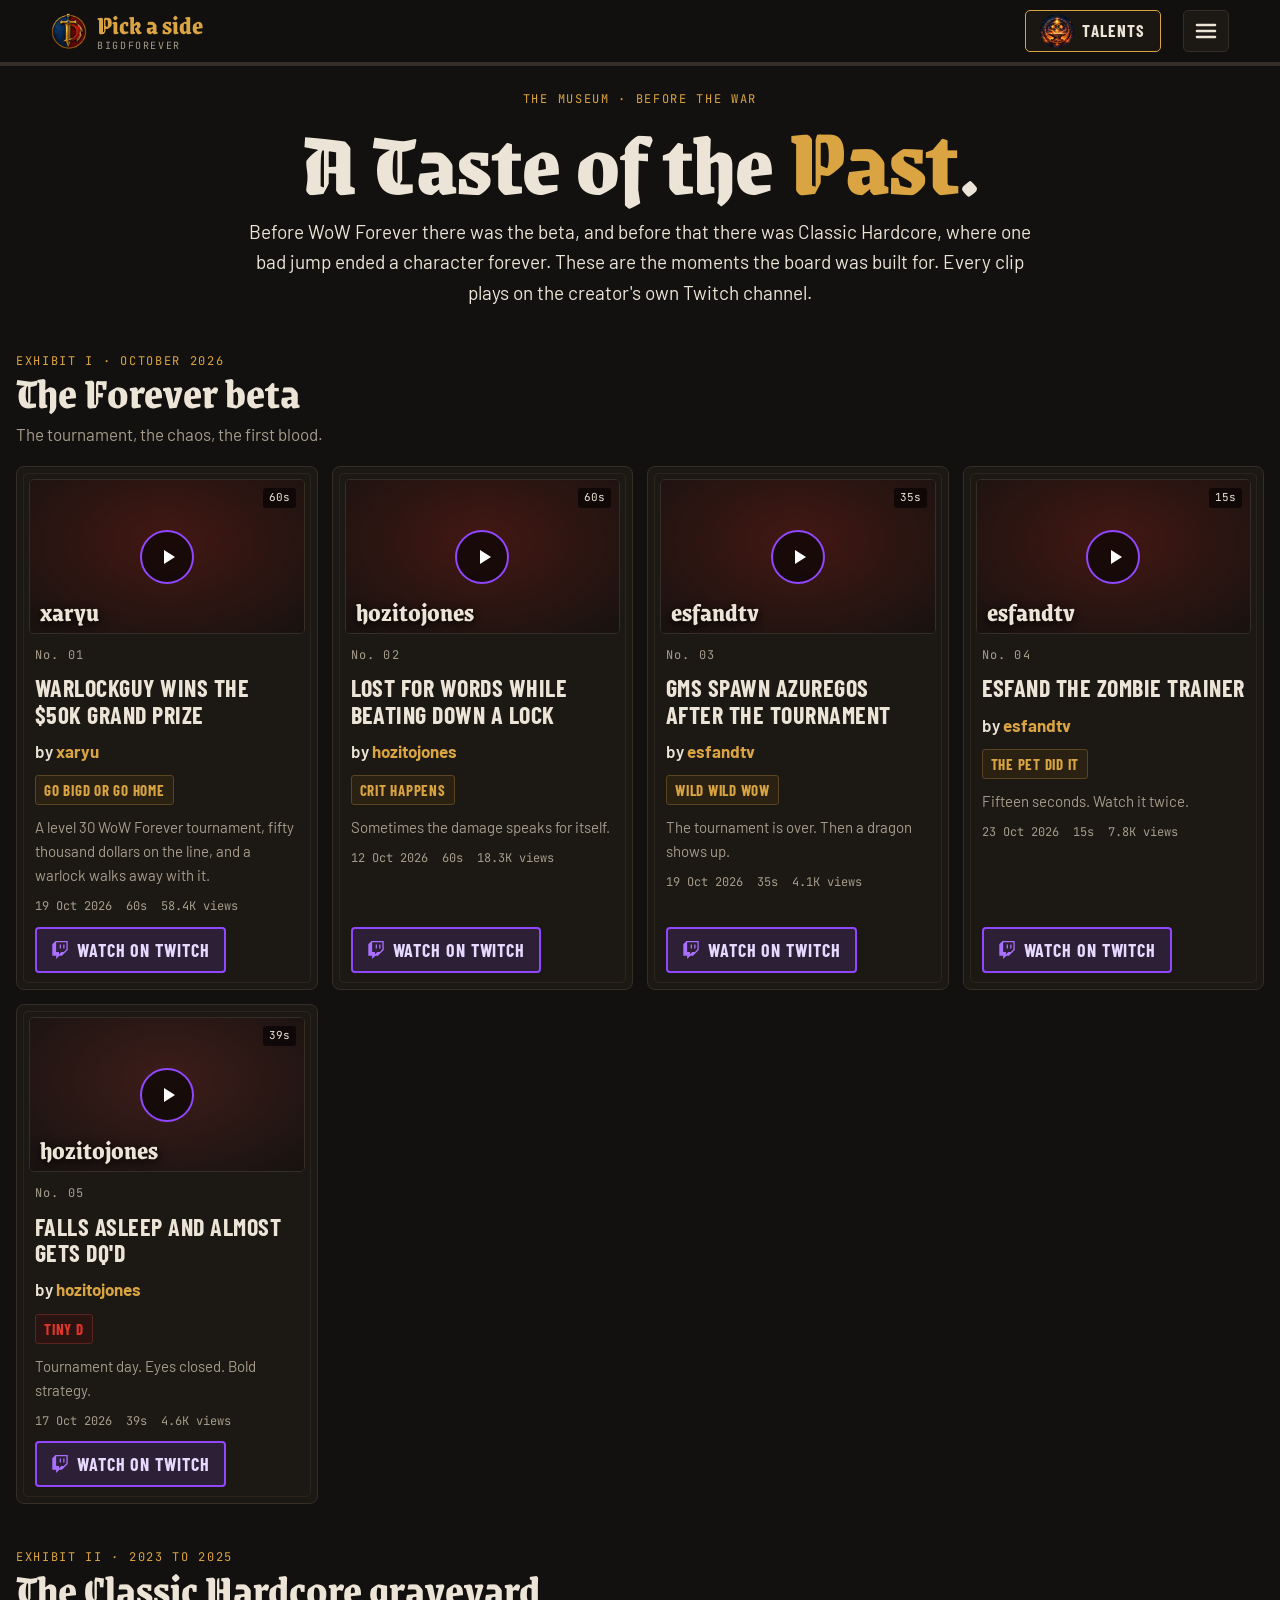
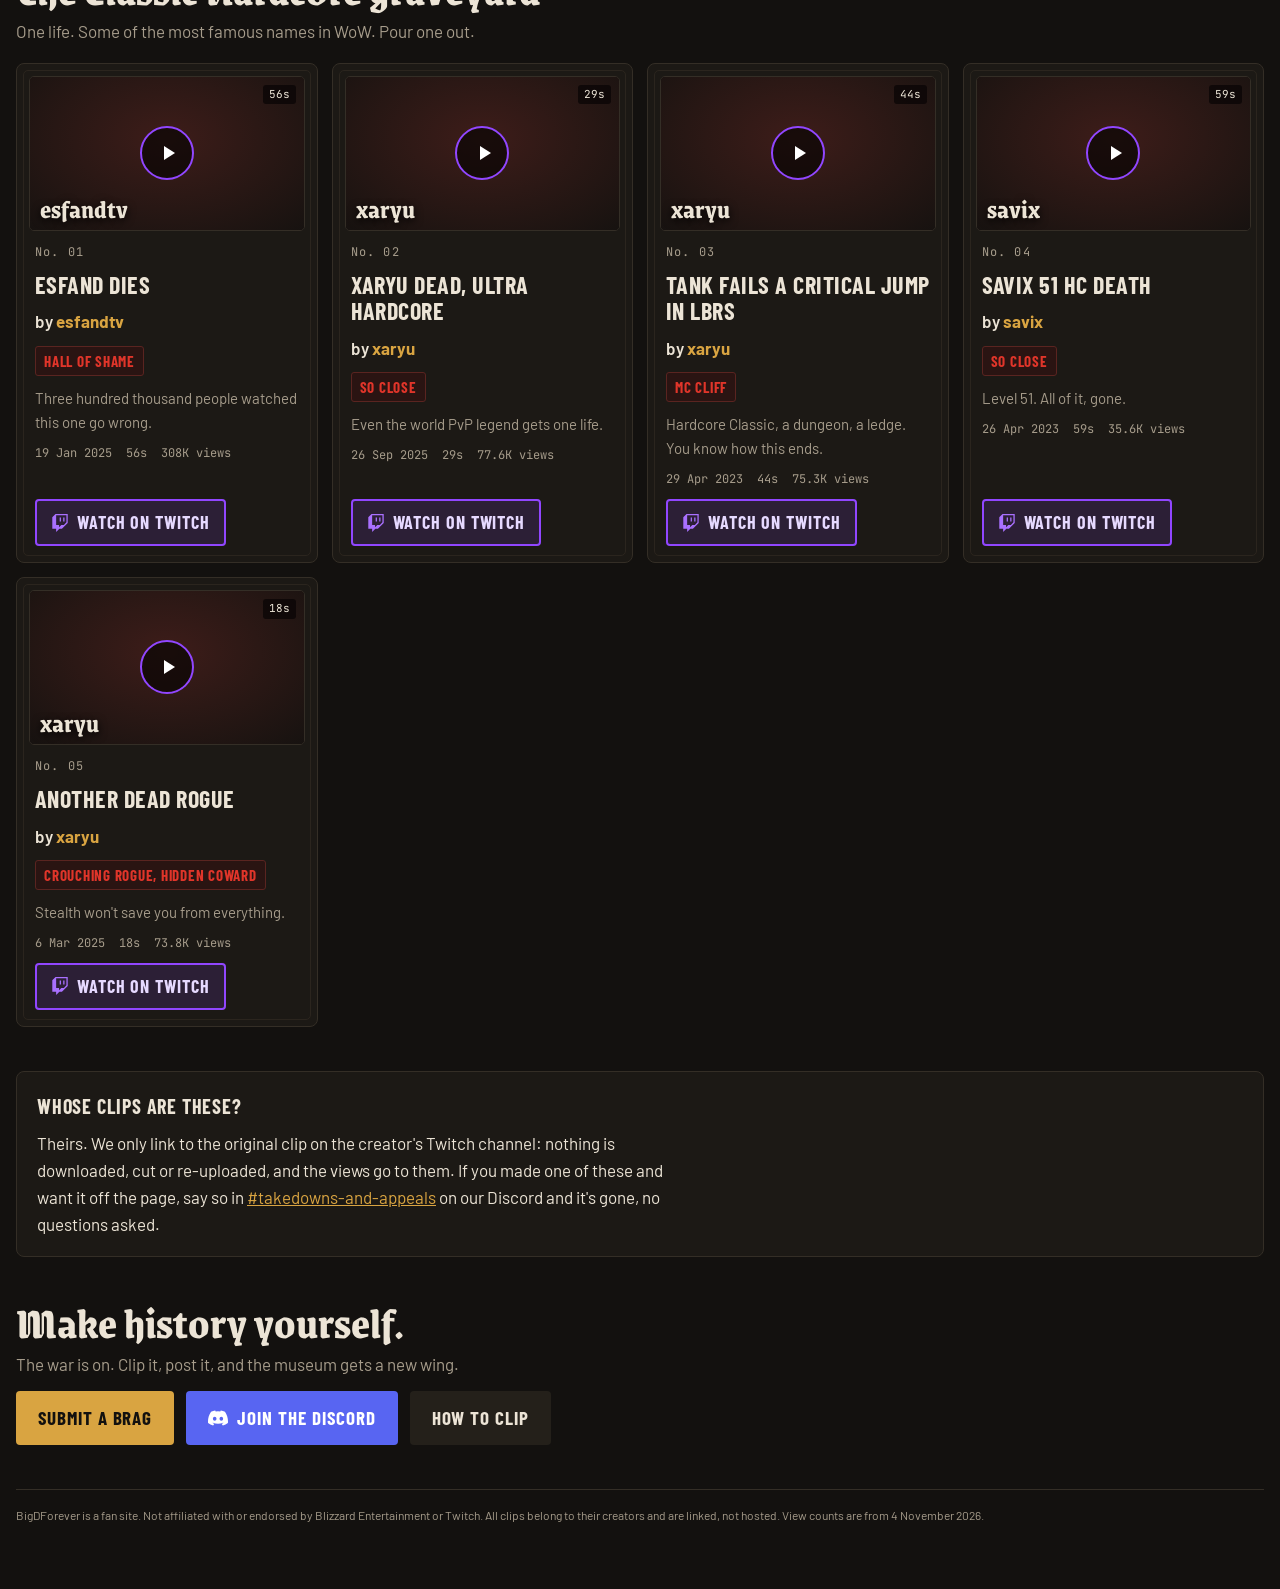
<file: past.html>
<!doctype html>
<html lang="en">
<head>
<meta charset="utf-8">
<meta name="viewport" content="width=device-width,initial-scale=1,viewport-fit=cover">
<title>Classic Hardcore &amp; WoW Forever Beta Clips · Taste of the Past · BigDForever</title>
<link rel="canonical" href="https://bigdforever.com/past">
<meta property="og:url" content="https://bigdforever.com/past">
<meta name="description" content="Legendary moments from before WoW Forever: the beta tournament, Classic Hardcore deaths and the clips that started it all. Linked to the original creators.">
<meta property="og:title" content="Taste of the Past · BigDForever">
<meta property="og:image" content="https://bigdforever.com/assets/art/share.jpg"><meta property="og:image:width" content="1200"><meta property="og:image:height" content="630"><meta property="og:type" content="website"><meta property="og:site_name" content="BigDForever"><meta name="twitter:card" content="summary_large_image">
<link rel="icon" type="image/png" sizes="32x32" href="assets/art/icon-32.png"><link rel="icon" type="image/png" sizes="192x192" href="assets/art/icon-192.png"><link rel="apple-touch-icon" href="assets/art/apple-touch-icon.png">
<link rel="preconnect" href="https://fonts.googleapis.com">
<link rel="stylesheet" href="https://fonts.googleapis.com/css2?family=Grenze+Gotisch:wght@800;900&family=Barlow:wght@400;500;600;700&family=Barlow+Condensed:wght@600;700&family=JetBrains+Mono:wght@500&display=swap">
<style>
/* Layout: a museum wall. Two exhibits (Forever beta, Classic Hardcore); each clip is a framed "plaque" card with the creator's name big, our tag, and a single Watch on Twitch link out. Nothing re-hosted. */
:root{
  --ink:#13110f; --panel:#1c1915; --panel2:#24201a; --line:#342e26; --paper:#ece4d6; --muted:#a69c8b; --gold:#d9a441;
  --navy-hi:#6f9be0; --crimson-hi:#e0352a; --twitch:#9146ff;
  --display:"Grenze Gotisch","Times New Roman",serif; --cond:"Barlow Condensed","Arial Narrow",sans-serif;
  --body:"Barlow",system-ui,-apple-system,"Segoe UI",sans-serif; --mono:"JetBrains Mono",ui-monospace,Menlo,monospace;
  color-scheme:dark;
}
*{box-sizing:border-box}
body{margin:0;background:var(--ink);color:var(--paper);font-family:var(--body);font-size:17px;line-height:1.6;
  padding-left:max(16px,env(safe-area-inset-left,0px));padding-right:max(16px,env(safe-area-inset-right,0px));padding-block:0 64px}
a{color:var(--gold)}
.wrap{max-width:1040px;margin:0 auto;display:flex;flex-direction:column;gap:44px}
.top{display:flex;align-items:center;gap:12px;padding-block:14px;border-bottom:1px solid var(--line);max-width:1040px;margin:0 auto}
.top a.brand{display:flex;align-items:center;gap:10px;text-decoration:none;color:var(--paper);font-family:var(--display);font-weight:800;font-size:24px}
.top img{width:34px;height:34px;border-radius:50%}
.top .brand span{color:var(--gold)}
.top .back{margin-left:auto;white-space:nowrap;font-family:var(--cond);font-weight:700;letter-spacing:.05em;text-transform:uppercase;text-decoration:none;color:var(--muted)}
.eyebrow{font-family:var(--mono);font-size:12px;letter-spacing:.14em;text-transform:uppercase;color:var(--gold)}
h1{font-family:var(--display);font-weight:900;font-size:clamp(46px,9vw,88px);line-height:.9;margin:8px 0 14px;text-wrap:balance}
h2{font-family:var(--display);font-weight:800;font-size:clamp(30px,5vw,44px);line-height:1;margin:0 0 6px}
p{margin:0;max-width:66ch}
.lede{font-size:19px}
.muted{color:var(--muted)}
.grid{display:grid;grid-template-columns:repeat(auto-fill,minmax(290px,1fr));gap:14px;margin-top:18px}
.plaque{position:relative;background:var(--panel);border:1px solid var(--line);border-radius:8px;padding:18px 18px 16px;display:flex;flex-direction:column;gap:10px;overflow:hidden}
.plaque::before{content:"";position:absolute;inset:6px;border:1px solid #2b251e;border-radius:5px;pointer-events:none}
.plaque .no{font-family:var(--mono);font-size:12px;color:var(--muted);letter-spacing:.1em}
.plaque h3{font-family:var(--cond);font-size:24px;line-height:1.1;text-transform:uppercase;letter-spacing:.02em;margin:0}
.plaque .by{font-weight:600}
.plaque .by b{color:var(--gold)}
.meta{display:flex;flex-wrap:wrap;gap:6px 14px;font-family:var(--mono);font-size:12px;color:var(--muted)}
.tag{align-self:flex-start;font-family:var(--cond);font-weight:700;font-size:15px;letter-spacing:.05em;text-transform:uppercase;border:1px solid #5a4520;background:#2a2112;color:var(--gold);border-radius:3px;padding:2px 8px}
.tag.shame{border-color:#5a2420;background:#2a1412;color:var(--crimson-hi)}
.plaque .why{font-size:15px;color:var(--muted)}
.watch{margin-top:auto;display:inline-flex;align-items:center;gap:8px;align-self:flex-start;font-family:var(--cond);font-weight:700;font-size:18px;letter-spacing:.05em;text-transform:uppercase;text-decoration:none;color:#fff;background:var(--twitch);border-radius:4px;padding:9px 16px}
.watch:hover{filter:brightness(1.1)}
.rules{border:1px solid var(--line);border-radius:8px;padding:18px 20px;display:flex;flex-direction:column;gap:8px;background:var(--panel)}
.rules b{font-family:var(--cond);font-size:20px;letter-spacing:.04em;text-transform:uppercase}
.btn{display:inline-flex;font-family:var(--cond);font-weight:700;font-size:19px;letter-spacing:.05em;text-transform:uppercase;text-decoration:none;padding:12px 22px;border-radius:4px;background:var(--gold);color:var(--ink)}
.btn.discord{background:#5865f2;color:#fff}
.cta{display:flex;flex-wrap:wrap;gap:12px;margin-top:12px}
footer{color:var(--muted);font-size:13px;border-top:1px solid var(--line);padding-top:16px}
/*fix-top*/main.wrap{margin-top:28px}
@media (max-width:420px){.top .back{font-size:14px}.top a.brand{font-size:21px}}
</style>
<link rel="stylesheet" href="assets/faction.css?v=20261119a"><script src="assets/v11/v11-flags.js?v=20261111a"></script><link rel="stylesheet" href="assets/v11/v11.css?v=20261119b"><link rel="stylesheet" href="assets/v11/fx11.css?v=20261111a"><script src="assets/v11/v11.js?v=20261120a" defer></script><script src="assets/v11/fx11.js?v=20261120c" defer></script><link rel="stylesheet" href="assets/v11/pages11.css?v=20261125a"><script src="assets/v11/pages11.js?v=20261120a" defer></script>
<script src="assets/faction.js?v=20261119a"></script>
<script defer src="https://cloud.umami.is/script.js" data-website-id="514e18a2-39d1-4a61-b429-dae9f1b6f5bc" data-tag="bigd" data-domains="bigdforever.com,www.bigdforever.com"></script><script defer src="assets/track.js?v=20261123a"></script>
</head>
<body>
<header class="top"><a class="brand" href="./"><img src="emblem.jpg" alt="">Big<span>D</span>Forever</a><a class="back" href="./">Back to the war</a></header>
<main class="wrap">
  <section>
    <div class="eyebrow">The museum · before the war</div>
    <h1>A Taste of the Past.</h1>
    <p class="lede">Before WoW Forever there was the beta, and before that there was Classic Hardcore, where one bad jump ended a character forever. These are the moments the board was built for. Every clip plays on the creator's own Twitch channel.</p>
  </section>

  <section aria-labelledby="beta-h">
    <div class="eyebrow">Exhibit I · October 2026</div>
    <h2 id="beta-h">The Forever beta</h2>
    <p class="muted">The tournament, the chaos, the first blood.</p>
    <div class="grid" id="beta"></div>
  </section>

  <section aria-labelledby="hc-h">
    <div class="eyebrow">Exhibit II · 2023 to 2025</div>
    <h2 id="hc-h">The Classic Hardcore graveyard</h2>
    <p class="muted">One life. Some of the most famous names in WoW. Pour one out.</p>
    <div class="grid" id="hc"></div>
  </section>

  <section class="rules">
    <b>Whose clips are these?</b>
    <p>Theirs. We only link to the original clip on the creator's Twitch channel: nothing is downloaded, cut or re-uploaded, and the views go to them. If you made one of these and want it off the page, say so in <a href="https://discord.gg/Q4wMTybW6b" target="_blank" rel="noopener">#takedowns-and-appeals</a> on our Discord and it's gone, no questions asked.</p>
  </section>

  <section>
    <h2>Make history yourself.</h2>
    <p class="muted">The war is on. Clip it, post it, and the museum gets a new wing.</p>
    <div class="cta">
      <a class="btn" href="https://tally.so/r/5XbVeZ" target="_blank" rel="noopener">Submit a brag</a>
      <a class="btn discord" href="https://discord.gg/Q4wMTybW6b" target="_blank" rel="noopener">Join the Discord</a>
      <a class="btn" style="background:var(--panel2);color:var(--paper)" href="clips.html">How to clip</a>
    </div>
  </section>

  <footer>BigDForever is a fan site. Not affiliated with or endorsed by Blizzard Entertainment or Twitch. All clips belong to their creators and are linked, not hosted. View counts are from 4 November 2026.</footer>
</main>
<script>
// EDIT THIS BLOCK: add or remove clips. shame:true makes the tag red.
const PAST = {
  beta: [
    {t:"Warlockguy wins the $50k Grand Prize", by:"xaryu", d:"19 Oct 2026", len:60, v:58418, url:"https://www.twitch.tv/xaryu/clip/JoyousBadOstrichKippa-J9RjAKnLSQsaOJZq", tag:"Go BigD or Go Home", why:"A level 30 WoW Forever tournament, fifty thousand dollars on the line, and a warlock walks away with it."},
    {t:"Lost for words while beating down a lock", by:"hozitojones", d:"12 Oct 2026", len:60, v:18281, url:"https://www.twitch.tv/hozitojones/clip/RoughTangibleStarlingCclamChamp-dldvek3HVVis6IEw", tag:"Crit Happens", why:"Sometimes the damage speaks for itself."},
    {t:"GMs spawn Azuregos after the tournament", by:"esfandtv", d:"19 Oct 2026", len:35, v:4069, url:"https://www.twitch.tv/esfandtv/clip/TentativeIcyOilAMPEnergy-DQTmuRkXSV5dRNtf", tag:"Wild Wild WoW", why:"The tournament is over. Then a dragon shows up."},
    {t:"Esfand the Zombie Trainer", by:"esfandtv", d:"23 Oct 2026", len:15, v:7804, url:"https://www.twitch.tv/esfandtv/clip/ObliqueBlightedJamDatSheffy-FTgyUYFWFn7KLcwD", tag:"The Pet Did It", why:"Fifteen seconds. Watch it twice."},
    {t:"Falls asleep and almost gets DQ'd", by:"hozitojones", d:"17 Oct 2026", len:39, v:4600, url:"https://www.twitch.tv/hozitojones/clip/PlacidFunSangPeoplesChamp-WiBTuWrIU5G9GgIE", tag:"Tiny D", shame:true, why:"Tournament day. Eyes closed. Bold strategy."}
  ],
  hc: [
    {t:"esfand dies", by:"esfandtv", d:"19 Jan 2025", len:56, v:307803, url:"https://www.twitch.tv/esfandtv/clip/BusyCrypticSwanCurseLit-kpj8kfhuXUO_wZbX", tag:"Hall of Shame", shame:true, why:"Three hundred thousand people watched this one go wrong."},
    {t:"Xaryu dead, ULTRA HARDCORE", by:"xaryu", d:"26 Sep 2025", len:29, v:77602, url:"https://www.twitch.tv/xaryu/clip/OilyAliveRabbitWoofer-uqh8gJOQwK4u9DVJ", tag:"So Close", shame:true, why:"Even the world PvP legend gets one life."},
    {t:"Tank fails a critical jump in LBRS", by:"xaryu", d:"29 Apr 2023", len:44, v:75294, url:"https://www.twitch.tv/xaryu/clip/TalentedRespectfulSquirrelVoteNay-GD86VjujI6tVovR8", tag:"MC Cliff", shame:true, why:"Hardcore Classic, a dungeon, a ledge. You know how this ends."},
    {t:"Savix 51 HC death", by:"savix", d:"26 Apr 2023", len:59, v:35555, url:"https://www.twitch.tv/savix/clip/YawningFrailBottleSMOrc-SY6oQATHUBcJ6cBT", tag:"So Close", shame:true, why:"Level 51. All of it, gone."},
    {t:"Another dead rogue", by:"xaryu", d:"6 Mar 2025", len:18, v:73823, url:"https://www.twitch.tv/xaryu/clip/SquareDeafPepperoniSpicyBoy-t5QQ1f8nzQBwK6u7", tag:"Crouching Rogue, Hidden Coward", shame:true, why:"Stealth won't save you from everything."}
  ]
};
const fmt = n => n >= 1000 ? (n/1000).toFixed(n >= 100000 ? 0 : 1).replace(/\.0$/,'') + 'K' : String(n);
const esc = s => s.replace(/[&<>"]/g, c => ({'&':'&amp;','<':'&lt;','>':'&gt;','"':'&quot;'}[c]));
function render(id, list){
  document.getElementById(id).innerHTML = list.map((c,i) => `
    <article class="plaque">
      <span class="no">No. ${String(i+1).padStart(2,'0')}</span>
      <h3>${esc(c.t)}</h3>
      <span class="by">by <b>${esc(c.by)}</b></span>
      <span class="tag${c.shame ? ' shame' : ''}">${esc(c.tag)}</span>
      <p class="why">${esc(c.why)}</p>
      <div class="meta"><span>${esc(c.d)}</span><span>${c.len}s</span><span>${fmt(c.v)} views</span></div>
      <a class="watch" href="${c.url}" target="_blank" rel="noopener">Watch on Twitch</a>
    </article>`).join('');
}
render('beta', PAST.beta); render('hc', PAST.hc);
</script>
</body>
</html>
</file>
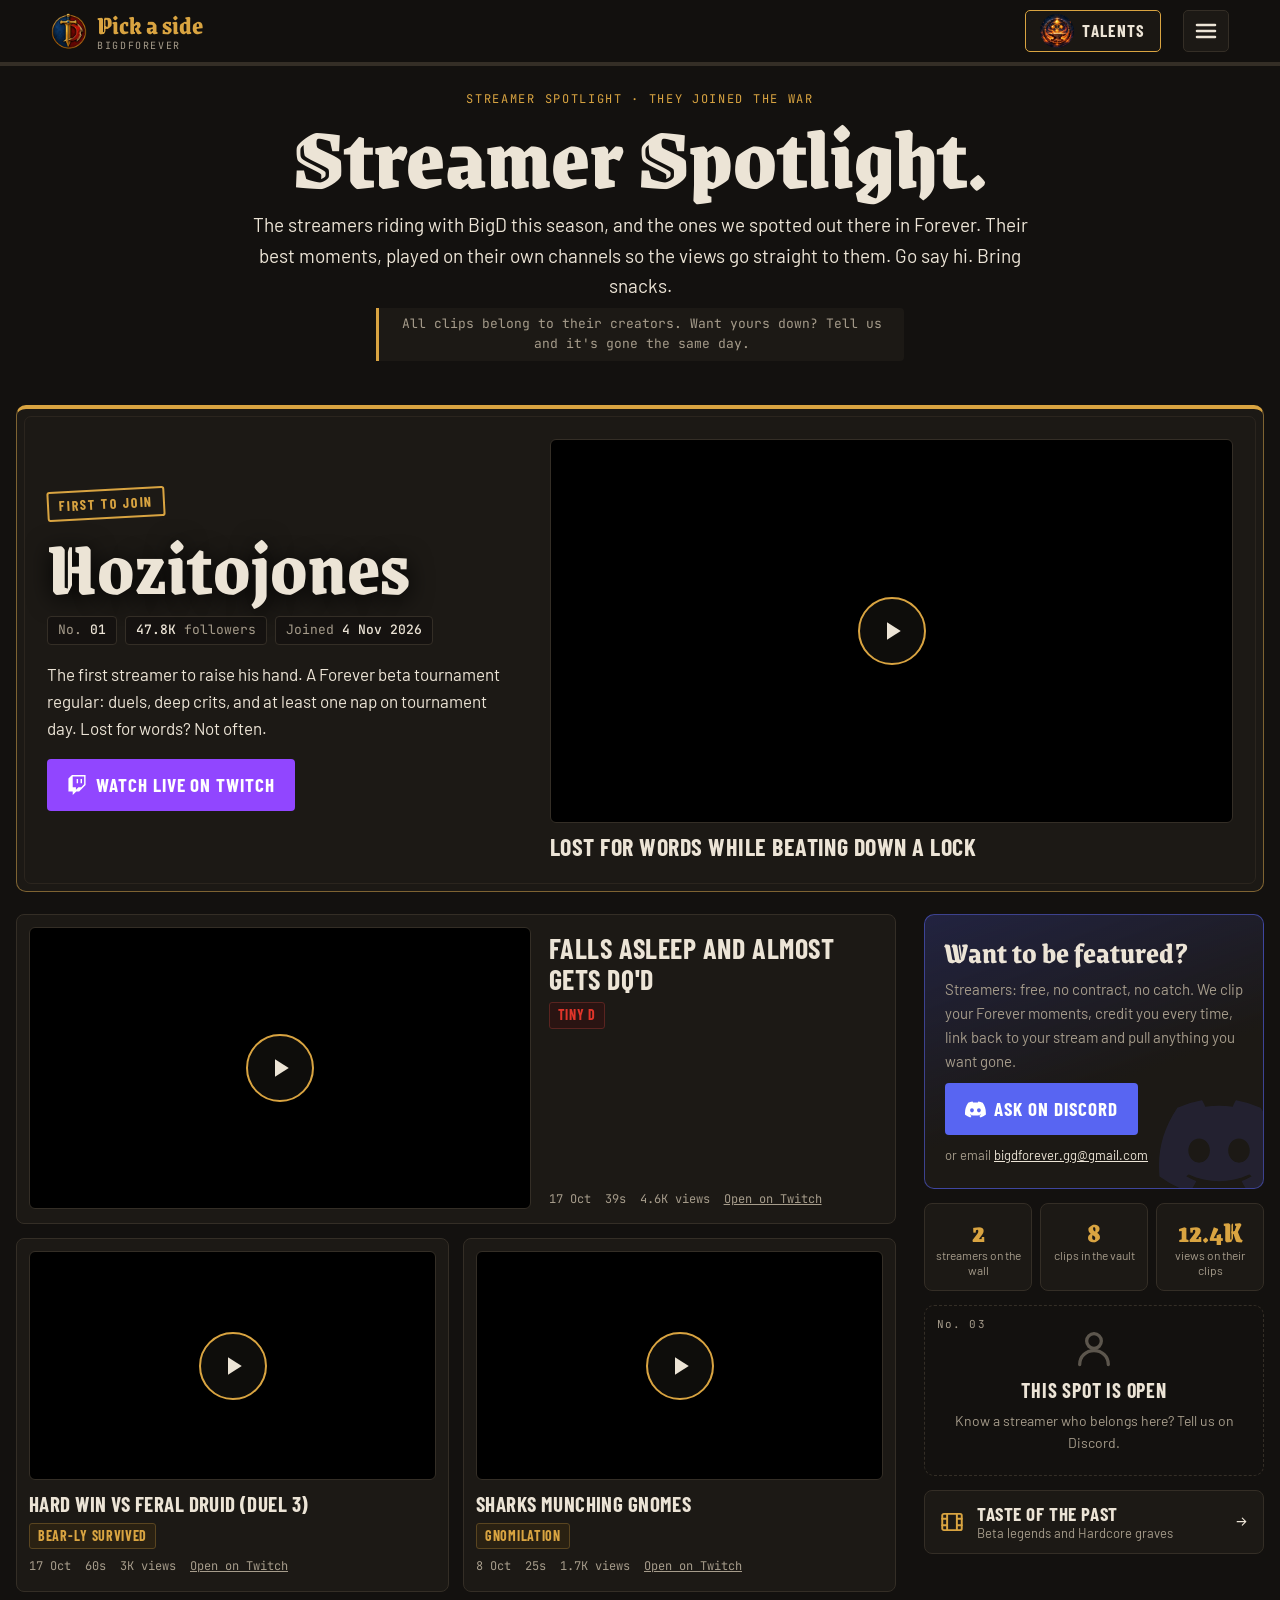
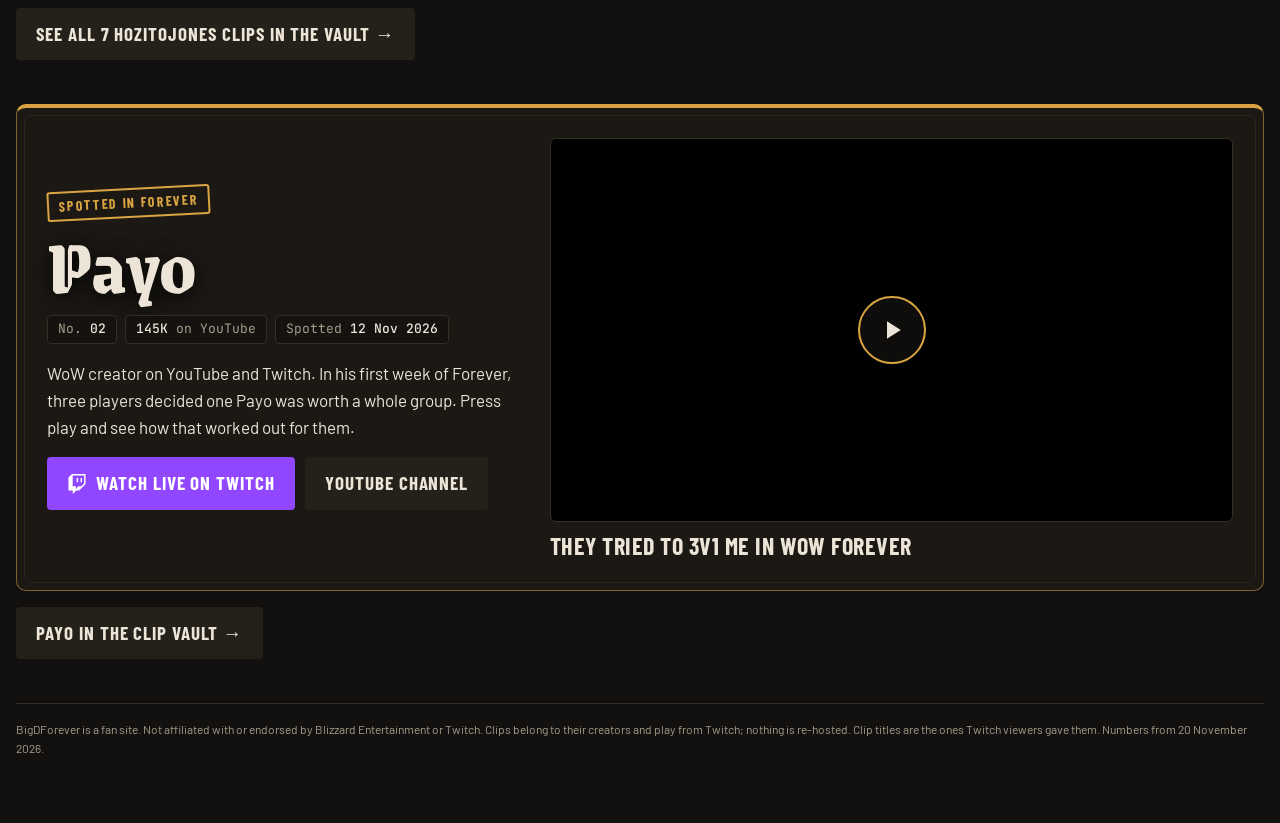
<file: spotlight.html>
<!doctype html>
<html lang="en">
<head>
<meta charset="utf-8">
<meta name="viewport" content="width=device-width,initial-scale=1,viewport-fit=cover">
<title>WoW Forever Streamers and Their Best Twitch Clips · BigDForever</title>
<link rel="canonical" href="https://bigdforever.com/spotlight">
<meta property="og:url" content="https://bigdforever.com/spotlight">
<meta name="description" content="Streamers who joined the BigDForever war. Their best WoW Forever moments, played on their own Twitch channels.">
<meta property="og:title" content="Streamer Spotlight · BigDForever">
<meta property="og:image" content="https://bigdforever.com/assets/art/share.jpg"><meta property="og:image:width" content="1200"><meta property="og:image:height" content="630"><meta property="og:type" content="website"><meta property="og:site_name" content="BigDForever"><meta name="twitter:card" content="summary_large_image">
<link rel="icon" type="image/png" sizes="32x32" href="assets/art/icon-32.png"><link rel="icon" type="image/png" sizes="192x192" href="assets/art/icon-192.png"><link rel="apple-touch-icon" href="assets/art/apple-touch-icon.png">
<link rel="preconnect" href="https://fonts.googleapis.com">
<link rel="stylesheet" href="https://fonts.googleapis.com/css2?family=Grenze+Gotisch:wght@800;900&family=Barlow:wght@400;500;600;700&family=Barlow+Condensed:wght@600;700&family=JetBrains+Mono:wght@500&display=swap">
<style>
/* Layout: a "wanted poster" per streamer. Big name, one featured clip playing on their channel, then a wall of clip cards that load the player only when tapped. */
:root{
  --ink:#13110f; --panel:#1c1915; --panel2:#24201a; --line:#342e26; --paper:#ece4d6; --muted:#a69c8b; --gold:#d9a441;
  --crimson-hi:#e0352a; --twitch:#9146ff;
  --display:"Grenze Gotisch","Times New Roman",serif; --cond:"Barlow Condensed","Arial Narrow",sans-serif;
  --body:"Barlow",system-ui,-apple-system,"Segoe UI",sans-serif; --mono:"JetBrains Mono",ui-monospace,Menlo,monospace;
  color-scheme:dark;
}
*{box-sizing:border-box}
body{margin:0;background:var(--ink);color:var(--paper);font-family:var(--body);font-size:17px;line-height:1.6;
  padding-left:max(16px,env(safe-area-inset-left,0px));padding-right:max(16px,env(safe-area-inset-right,0px));padding-block:0 64px}
a{color:var(--gold)}
.wrap{max-width:1040px;margin:0 auto;display:flex;flex-direction:column;gap:44px}
.top{display:flex;align-items:center;gap:12px;padding-block:14px;border-bottom:1px solid var(--line);max-width:1040px;margin:0 auto}
.top a.brand{display:flex;align-items:center;gap:10px;text-decoration:none;color:var(--paper);font-family:var(--display);font-weight:800;font-size:24px}
.top img{width:34px;height:34px;border-radius:50%}
.top .brand span{color:var(--gold)}
.top .back{margin-left:auto;white-space:nowrap;font-family:var(--cond);font-weight:700;letter-spacing:.05em;text-transform:uppercase;text-decoration:none;color:var(--muted)}
.eyebrow{font-family:var(--mono);font-size:12px;letter-spacing:.14em;text-transform:uppercase;color:var(--gold)}
h1{font-family:var(--display);font-weight:900;font-size:clamp(46px,9vw,88px);line-height:.9;margin:8px 0 14px;text-wrap:balance}
h2{font-family:var(--display);font-weight:800;font-size:clamp(30px,5vw,44px);line-height:1;margin:0 0 6px}
p{margin:0;max-width:66ch}
.lede{font-size:19px}
.muted{color:var(--muted)}
.poster{border:1px solid var(--line);border-radius:10px;background:var(--panel);padding:22px;display:grid;grid-template-columns:minmax(0,1fr) minmax(0,1.25fr);gap:24px;align-items:start;position:relative}
.poster::before{content:"";position:absolute;inset:7px;border:1px solid #2b251e;border-radius:7px;pointer-events:none}
.stamp{display:inline-block;font-family:var(--cond);font-weight:700;font-size:14px;letter-spacing:.12em;text-transform:uppercase;color:var(--gold);border:2px solid var(--gold);border-radius:3px;padding:2px 10px;transform:rotate(-3deg)}
.who h2{font-size:clamp(40px,7vw,64px);margin:10px 0 8px;overflow-wrap:anywhere}
.stats{display:flex;flex-wrap:wrap;gap:6px 18px;font-family:var(--mono);font-size:13px;color:var(--muted);margin:10px 0 16px}
.stats b{color:var(--paper);font-weight:500}
.btn{display:inline-flex;align-items:center;gap:8px;font-family:var(--cond);font-weight:700;font-size:19px;letter-spacing:.05em;text-transform:uppercase;text-decoration:none;padding:11px 20px;border-radius:4px;background:var(--gold);color:var(--ink)}
.btn.tw{background:var(--twitch);color:#fff}
.btn.discord{background:#5865f2;color:#fff}
.btn.ghost{background:var(--panel2);color:var(--paper)}
.cta{display:flex;flex-wrap:wrap;gap:10px}
.player{position:relative;aspect-ratio:16/9;background:#000;border-radius:6px;overflow:hidden;border:1px solid var(--line)}
.player iframe,.player img{position:absolute;inset:0;width:100%;height:100%;border:0;object-fit:cover}
.player button{all:unset;cursor:pointer;position:absolute;inset:0;display:grid;place-items:center}
.player button::after{content:"";width:64px;height:64px;border-radius:50%;background:rgba(19,17,15,.78) url("data:image/svg+xml,%3Csvg xmlns='http://www.w3.org/2000/svg' viewBox='0 0 24 24'%3E%3Cpath d='M8 5v14l11-7z' fill='%23ece4d6'/%3E%3C/svg%3E") center/30px no-repeat;border:2px solid var(--gold)}
.player button:focus-visible::after{outline:3px solid var(--paper);outline-offset:3px}
.cap{font-family:var(--cond);font-weight:700;font-size:20px;text-transform:uppercase;letter-spacing:.02em;margin-top:10px;line-height:1.15}
.grid{display:grid;grid-template-columns:repeat(auto-fill,minmax(290px,1fr));gap:14px;margin-top:18px}
.card{background:var(--panel);border:1px solid var(--line);border-radius:8px;padding:12px 12px 14px;display:flex;flex-direction:column;gap:8px}
.card h3{font-family:var(--cond);font-size:21px;line-height:1.1;text-transform:uppercase;letter-spacing:.02em;margin:4px 0 0}
.tag{align-self:flex-start;font-family:var(--cond);font-weight:700;font-size:14px;letter-spacing:.05em;text-transform:uppercase;border:1px solid #5a4520;background:#2a2112;color:var(--gold);border-radius:3px;padding:1px 8px}
.tag.shame{border-color:#5a2420;background:#2a1412;color:var(--crimson-hi)}
.meta{display:flex;flex-wrap:wrap;gap:4px 14px;font-family:var(--mono);font-size:12px;color:var(--muted)}
.meta a{color:var(--muted)}
.rules{border:1px solid var(--line);border-radius:8px;padding:18px 20px;display:flex;flex-direction:column;gap:8px;background:var(--panel)}
.rules b{font-family:var(--cond);font-size:20px;letter-spacing:.04em;text-transform:uppercase}
.owner{display:inline-block;margin:6px 0 0;padding:6px 12px;border-left:3px solid var(--gold);background:var(--panel);font-family:var(--mono);font-size:13px;color:var(--muted);border-radius:0 4px 4px 0}
footer{color:var(--muted);font-size:13px;border-top:1px solid var(--line);padding-top:16px}
main.wrap{margin-top:28px}
@media (max-width:760px){.poster{grid-template-columns:1fr;padding:18px}}
@media (max-width:420px){.top .back{font-size:14px}.top a.brand{font-size:21px}}
</style>
<link rel="stylesheet" href="assets/faction.css?v=20261119a"><script src="assets/v11/v11-flags.js?v=20261111a"></script><link rel="stylesheet" href="assets/v11/v11.css?v=20261119b"><link rel="stylesheet" href="assets/v11/fx11.css?v=20261111a"><script src="assets/v11/v11.js?v=20261120a" defer></script><script src="assets/v11/fx11.js?v=20261120c" defer></script><link rel="stylesheet" href="assets/v11/pages11.css?v=20261125a"><script src="assets/v11/pages11.js?v=20261120a" defer></script>
<script src="assets/faction.js?v=20261119a"></script>
<script defer src="https://cloud.umami.is/script.js" data-website-id="514e18a2-39d1-4a61-b429-dae9f1b6f5bc" data-tag="bigd" data-domains="bigdforever.com,www.bigdforever.com"></script><script defer src="assets/track.js?v=20261123a"></script>
</head>
<body>
<header class="top"><a class="brand" href="./"><img src="emblem.jpg" alt="">Big<span>D</span>Forever</a><a class="back" href="./">Back to the war</a></header>
<main class="wrap">
  <section>
    <div class="eyebrow">Streamer Spotlight · they joined the war</div>
    <h1>Streamer Spotlight.</h1>
    <p class="lede">The streamers riding with BigD this season, and the ones we spotted out there in Forever. Their best moments, played on their own channels so the views go straight to them. Go say hi. Bring snacks.</p>
    <p class="owner">All clips belong to their creators. Want yours down? Tell us and it's gone the same day.</p>
  </section>

  <div id="list" style="display:flex;flex-direction:column;gap:44px"></div>

  <section class="rules">
    <b>Streamer? Want a spot on the wall?</b>
    <p>Free, no contract, no catch. We clip your Forever moments, credit you every time, link back to your stream, and pull anything you want gone. Email <a href="mailto:bigdforever.gg@gmail.com">bigdforever.gg@gmail.com</a> or find us on Discord.</p>
    <div class="cta" style="margin-top:6px">
      <a class="btn discord" href="https://discord.gg/Q4wMTybW6b" target="_blank" rel="noopener">Join the Discord</a>
      <a class="btn ghost" href="past.html">Taste of the Past</a>
    </div>
  </section>

  <footer>BigDForever is a fan site. Not affiliated with or endorsed by Blizzard Entertainment or Twitch. Clips belong to their creators and play from Twitch; nothing is re-hosted. Clip titles are the ones Twitch viewers gave them. Numbers from 20 November 2026.</footer>
</main>
<script>
// EDIT THIS BLOCK. One entry per streamer. Clip "s" = the Twitch clip slug (the end of the clip link), "th" = thumbnail id; "yt" = a YouTube video id instead.
// Streamers who said yes get "Joined"; public clips we feature without a yes (clip policy, 11 Nov) get sinceLabel "Spotted". Remove anyone who asks, same day.
const SPOT = [
  {
    login: "hozitojones", name: "Hozitojones", no: 1, since: "4 Nov 2026",
    stamp: "First to join",
    blurb: "The first streamer to raise his hand. A Forever beta tournament regular: duels, deep crits, and at least one nap on tournament day. Lost for words? Not often.",
    followers: 47801, plays: "World of Warcraft",
    featured: {s:"RoughTangibleStarlingCclamChamp-dldvek3HVVis6IEw", t:"Lost for words while beating down a lock", th:"45a8c62e-1a96-49e1-8794-594755bffb4f"},
    clips: [
      {s:"TardyModernPieArgieB8-e86oM014EKnauQNe", t:"HARD win vs Feral Druid (Duel 3)", v:3039, len:60, d:"17 Oct", th:"143fb68a-dd9f-40d6-aa2a-296f32351c2b", tag:"Bear-ly Survived"},
      {s:"PlacidFunSangPeoplesChamp-WiBTuWrIU5G9GgIE", t:"Falls asleep and almost gets DQ'd", v:4604, len:39, d:"17 Oct", th:"74f58e92-bba5-4212-b6a1-eceaaae57448", tag:"Tiny D", shame:true},
      {s:"OddSpookyGalagoTheRinger-fMks29mzT8ZmQPGE", t:"Viagra strat to win the tournament", v:1477, len:25, d:"17 Oct", th:"4be47de9-2e88-4ad2-9c2c-34e5006262c8", tag:"Go BigD or Go Home"},
      {s:"DignifiedWrongSpindleKippa-S6TDtxY6Jhn2kezf", t:"Sharks munching gnomes", v:1677, len:25, d:"8 Oct", th:"a6d41996-971c-4ca0-acb9-779047825514", tag:"Gnomilation"},
      {s:"MagnificentRepleteRadishSeemsGood-IHMDsLlTUNVAHXVY", t:"Spider trinket flag carrier", v:1511, len:25, d:"8 Oct", th:"41aaab1b-1a59-457b-a9b5-96b498202a15", tag:"Run, Forrest, Run"},
      {s:"CooperativeAdorableBeaverANELE-DpzN_0HVbj0NI3Je", t:"WoW Forever roomp", v:58, len:36, d:"2 Nov", th:"404d2d1a-784b-49e1-8bca-60e0e8114d81", tag:"Fresh"}
    ]
  },
  {
    login: "payo", name: "Payo", no: 2, since: "12 Nov 2026", sinceLabel: "Spotted", stamp: "Spotted in Forever",
    blurb: "WoW creator on YouTube and Twitch. In his first week of Forever, three players decided one Payo was worth a whole group. Press play and see how that worked out for them.",
    followers: 145000, followersLabel: "on YouTube", youtube: "https://www.youtube.com/@Payowow",
    featured: {yt:"2KZ-_4htu48", t:"They tried to 3v1 me in WoW Forever"},
    clips: []
  }
];
const TH = id => `https://static-cdn.jtvnw.net/twitch-video-assets/twitch-vap-video-assets-prod-us-west-2/${id}/landscape/thumb/thumb-0000000000-1920x1080.jpg`;
const PARENTS = ["bigdforever.com","www.bigdforever.com",location.hostname].filter((h,i,a)=>h && a.indexOf(h)===i).map(h=>"parent="+encodeURIComponent(h)).join("&");
const embed = s => `https://clips.twitch.tv/embed?clip=${encodeURIComponent(s)}&${PARENTS}&autoplay=true`;
const clipUrl = (login,s) => `https://www.twitch.tv/${login}/clip/${s}`;
const fmt = n => n >= 1000 ? (n/1000).toFixed(1).replace(/\.0$/,'') + 'K' : String(n);
const esc = s => String(s).replace(/[&<>"]/g, c => ({'&':'&amp;','<':'&lt;','>':'&gt;','"':'&quot;'}[c]));
const player = (c, label) => c.yt
  ? `<div class="player"><img src="https://i.ytimg.com/vi/${esc(c.yt)}/hqdefault.jpg" alt="" loading="lazy" onerror="this.remove()"><button type="button" data-yt="${esc(c.yt)}" aria-label="Play: ${esc(label)}"></button></div>`
  : `<div class="player"><img src="${TH(c.th)}" alt="" loading="lazy" onerror="this.remove()"><button type="button" data-clip="${esc(c.s)}" aria-label="Play: ${esc(label)}"></button></div>`;
document.getElementById("list").innerHTML = SPOT.map(p => `
  <section aria-labelledby="sp-${p.login}">
    <article class="poster">
      <div class="who">
        <span class="stamp">${esc(p.stamp)}</span>
        <h2 id="sp-${p.login}">${esc(p.name)}</h2>
        <div class="stats"><span>No. <b>${String(p.no).padStart(2,'0')}</b></span><span><b>${fmt(p.followers)}</b> ${esc(p.followersLabel || "followers")}</span><span>${esc(p.sinceLabel || "Joined")} <b>${esc(p.since)}</b></span></div>
        <p>${esc(p.blurb)}</p>
        <div class="cta" style="margin-top:16px">
          <a class="btn tw" href="https://www.twitch.tv/${p.login}" target="_blank" rel="noopener">Watch live on Twitch</a>${p.youtube ? `
          <a class="btn ghost" href="${esc(p.youtube)}" target="_blank" rel="noopener">YouTube channel</a>` : ""}
        </div>
      </div>
      <div>
        ${player(p.featured, p.featured.t)}
        <div class="cap">${esc(p.featured.t)}</div>
      </div>
    </article>
    ${p.clips.length ? `<div class="grid">${[...p.clips].sort((a,b) => b.v - a.v).slice(0, 3).map(c => `
      <article class="card">
        ${player(c, c.t)}
        <h3>${esc(c.t)}</h3>
        <span class="tag${c.shame ? ' shame' : ''}">${esc(c.tag)}</span>
        <div class="meta"><span>${esc(c.d)}</span><span>${c.len}s</span><span>${fmt(c.v)} views</span><a href="${clipUrl(p.login,c.s)}" target="_blank" rel="noopener">Open on Twitch</a></div>
      </article>`).join('')}
    </div>` : ""}
    <div class="cta" style="margin-top:16px"><a class="btn ghost" data-all="${p.login}" href="vault.html?who=${encodeURIComponent(p.login)}">${p.clips.length ? `See all ${p.clips.length + 1} ${esc(p.name)} clips in the Vault →` : `${esc(p.name)} in the Clip Vault →`}</a></div>
  </section>`).join('');
// Live clip count per streamer from the Clips tab of the moderation sheet (same source as the Vault).
fetch("https://docs.google.com/spreadsheets/d/e/2PACX-1vSML71-50n_CFnIRmaFP1wiJG7Lw41zfRsSMJcQ_gvIa04f5SYwQy-s5gga52sbK9KZ6sFjzqL2mNAw/pub?single=true&output=csv&gid=2110458744", {cache:"no-store"})
  .then(r => r.ok ? r.text() : "").then(t => {
    const lines = t.split(/\r?\n/).slice(1).filter(Boolean);
    document.querySelectorAll("a[data-all]").forEach(a => {
      const login = a.dataset.all.toLowerCase();
      const n = lines.filter(l => !/^hide,/i.test(l) && l.toLowerCase().includes(`,${login},`)).length;
      const p = SPOT.find(s => s.login === a.dataset.all);
      if (n > 1) a.textContent = `See all ${n} ${p.name} clips in the Vault →`;
    });
  }).catch(() => {});
document.addEventListener("click", e => {
  const b = e.target.closest("button[data-clip], button[data-yt]"); if (!b) return;
  const f = document.createElement("iframe");
  f.src = b.dataset.yt ? `https://www.youtube-nocookie.com/embed/${encodeURIComponent(b.dataset.yt)}?autoplay=1&rel=0` : embed(b.dataset.clip);
  f.allow = "autoplay; encrypted-media; picture-in-picture"; f.allowFullscreen = true; f.title = b.getAttribute("aria-label");
  b.parentElement.replaceChildren(f);
});
</script>
</body>
</html>
</file>
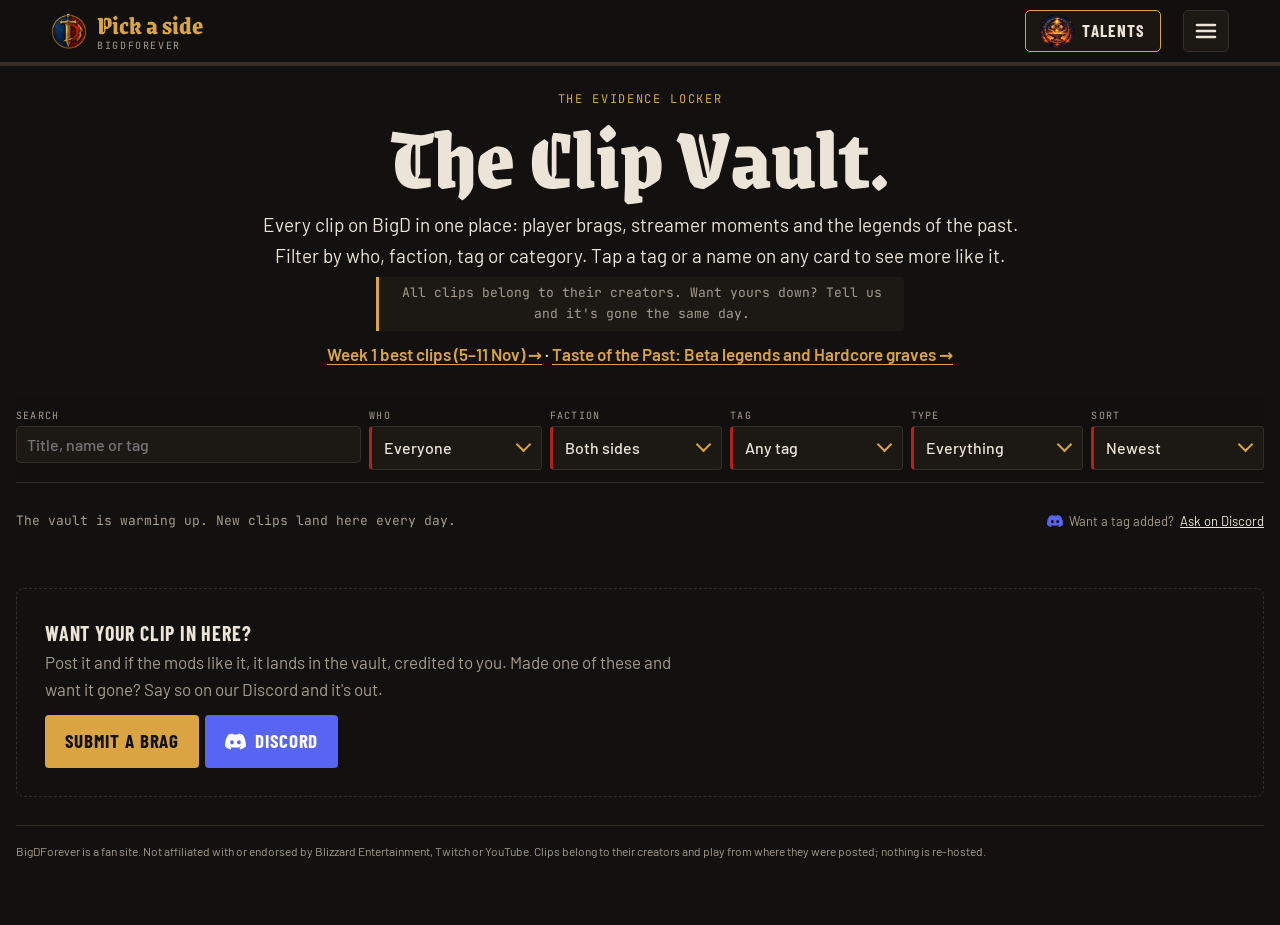
<file: vault.html>
<!doctype html>
<html lang="en">
<head>
<meta charset="utf-8">
<meta name="viewport" content="width=device-width,initial-scale=1,viewport-fit=cover">
<title>WoW Forever Clips: PvP Kills, Fails &amp; Streamer Moments · Clip Vault · BigDForever</title>
<link rel="canonical" href="https://bigdforever.com/vault">
<meta property="og:url" content="https://bigdforever.com/vault">
<meta name="description" content="Every BigDForever clip in one place: player brags, streamer moments and the legends of the past. Filter by streamer, faction, tag or category.">
<meta property="og:title" content="Clip Vault · BigDForever">
<meta property="og:image" content="https://bigdforever.com/assets/art/share.jpg"><meta property="og:image:width" content="1200"><meta property="og:image:height" content="630"><meta property="og:type" content="website"><meta property="og:site_name" content="BigDForever"><meta name="twitter:card" content="summary_large_image">
<link rel="icon" type="image/png" sizes="32x32" href="assets/art/icon-32.png"><link rel="icon" type="image/png" sizes="192x192" href="assets/art/icon-192.png"><link rel="apple-touch-icon" href="assets/art/apple-touch-icon.png">
<link rel="preconnect" href="https://fonts.googleapis.com">
<link rel="stylesheet" href="https://fonts.googleapis.com/css2?family=Grenze+Gotisch:wght@800;900&family=Barlow:wght@400;500;600;700&family=Barlow+Condensed:wght@600;700&family=JetBrains+Mono:wght@500&display=swap">
<style>
/* Layout: the evidence locker. A sticky filter bar (search + 5 selects) over a card grid. Cards load the player only when tapped. Tag and name on a card are buttons that filter. */
:root{
  --ink:#13110f; --panel:#1c1915; --panel2:#24201a; --line:#342e26; --paper:#ece4d6; --muted:#a69c8b; --gold:#d9a441;
  --crimson-hi:#e0352a; --navy-hi:#6f9be0; --twitch:#9146ff;
  --display:"Grenze Gotisch","Times New Roman",serif; --cond:"Barlow Condensed","Arial Narrow",sans-serif;
  --body:"Barlow",system-ui,-apple-system,"Segoe UI",sans-serif; --mono:"JetBrains Mono",ui-monospace,Menlo,monospace;
  color-scheme:dark;
}
*{box-sizing:border-box}
body{margin:0;background:var(--ink);color:var(--paper);font-family:var(--body);font-size:17px;line-height:1.6;
  padding-left:max(16px,env(safe-area-inset-left,0px));padding-right:max(16px,env(safe-area-inset-right,0px));padding-block:0 64px}
a{color:var(--gold)}
.wrap{max-width:1100px;margin:0 auto;display:flex;flex-direction:column;gap:28px}
.top{display:flex;align-items:center;gap:12px;padding-block:14px;border-bottom:1px solid var(--line);max-width:1100px;margin:0 auto}
.top a.brand{display:flex;align-items:center;gap:10px;text-decoration:none;color:var(--paper);font-family:var(--display);font-weight:800;font-size:24px}
.top img{width:34px;height:34px;border-radius:50%}
.top .brand span{color:var(--gold)}
.top .back{margin-left:auto;white-space:nowrap;font-family:var(--cond);font-weight:700;letter-spacing:.05em;text-transform:uppercase;text-decoration:none;color:var(--muted)}
.eyebrow{font-family:var(--mono);font-size:12px;letter-spacing:.14em;text-transform:uppercase;color:var(--gold)}
h1{font-family:var(--display);font-weight:900;font-size:clamp(46px,9vw,88px);line-height:.9;margin:8px 0 14px;text-wrap:balance}
p{margin:0;max-width:66ch}
.lede{font-size:19px}
.weeks{margin:10px 0 0;font-weight:600}.weeks a{text-decoration:none;border-bottom:1px solid currentColor}
.muted{color:var(--muted)}
main.wrap{margin-top:28px}
.bar{position:sticky;top:0;z-index:5;background:color-mix(in srgb,var(--ink) 92%,transparent);backdrop-filter:blur(6px);padding:12px 0;border-bottom:1px solid var(--line);display:grid;grid-template-columns:minmax(0,2fr) repeat(5,minmax(0,1fr));gap:8px}
.bar label{display:flex;flex-direction:column;gap:2px;font-family:var(--mono);font-size:10px;letter-spacing:.12em;text-transform:uppercase;color:var(--muted);min-width:0}
.bar input,.bar select{font:500 16px var(--body);color:var(--paper);background:var(--panel);border:1px solid var(--line);border-radius:4px;padding:8px 10px;min-width:0;width:100%}
.bar input:focus,.bar select:focus{outline:2px solid var(--gold);outline-offset:1px}
.status{display:flex;flex-wrap:wrap;align-items:center;gap:8px 14px;font-family:var(--mono);font-size:13px;color:var(--muted)}
.status b{color:var(--paper);font-weight:500}
.clear[hidden]{display:none!important}
.clear{all:unset;cursor:pointer;font-family:var(--cond);font-weight:700;font-size:15px;letter-spacing:.05em;text-transform:uppercase;color:var(--gold);border-bottom:1px solid currentColor}
.grid{display:grid;grid-template-columns:repeat(auto-fill,minmax(280px,1fr));gap:14px}
.card{background:var(--panel);border:1px solid var(--line);border-radius:8px;padding:12px 12px 14px;display:flex;flex-direction:column;gap:7px;min-width:0}
.player{position:relative;aspect-ratio:16/9;background:linear-gradient(135deg,#1b2440 0 50%,#2a0f0c 50% 100%);border-radius:6px;overflow:hidden;border:1px solid var(--line)}
.player img.th{position:absolute;inset:0;width:100%;height:100%;object-fit:cover}
.player img.mark{position:absolute;left:50%;top:50%;width:64px;height:64px;transform:translate(-50%,-50%);opacity:.35}
.player iframe{position:absolute;inset:0;width:100%;height:100%;border:0}
.player button{all:unset;cursor:pointer;position:absolute;inset:0;display:grid;place-items:center}
.player button::after{content:"";width:58px;height:58px;border-radius:50%;background:rgba(19,17,15,.78) url("data:image/svg+xml,%3Csvg xmlns='http://www.w3.org/2000/svg' viewBox='0 0 24 24'%3E%3Cpath d='M8 5v14l11-7z' fill='%23ece4d6'/%3E%3C/svg%3E") center/28px no-repeat;border:2px solid var(--gold)}
.player button:focus-visible::after{outline:3px solid var(--paper);outline-offset:3px}
.player .kind{position:absolute;left:8px;top:8px;font-family:var(--mono);font-size:11px;letter-spacing:.1em;text-transform:uppercase;background:rgba(19,17,15,.82);color:var(--paper);border-radius:3px;padding:1px 7px}
.card h3{font-family:var(--cond);font-size:21px;line-height:1.1;text-transform:uppercase;letter-spacing:.02em;margin:4px 0 0;overflow-wrap:anywhere}
.row{display:flex;flex-wrap:wrap;gap:6px;align-items:center}
.chip{all:unset;cursor:pointer;font-family:var(--cond);font-weight:700;font-size:14px;letter-spacing:.05em;text-transform:uppercase;border:1px solid #5a4520;background:#2a2112;color:var(--gold);border-radius:3px;padding:1px 8px}
.chip.shame{border-color:#5a2420;background:#2a1412;color:var(--crimson-hi)}
.chip.who{border-color:var(--line);background:var(--panel2);color:var(--paper);text-transform:none;letter-spacing:0;font-size:15px}
.chip.fa-alliance{border-color:#2b4170;background:#121c33;color:var(--navy-hi)}
.chip.fa-horde{border-color:#5a2420;background:#2a1412;color:var(--crimson-hi)}
.chip:focus-visible{outline:2px solid var(--paper);outline-offset:2px}
.meta{display:flex;flex-wrap:wrap;gap:4px 14px;font-family:var(--mono);font-size:12px;color:var(--muted)}
.meta a{color:var(--muted)}
.more{align-self:center;font-family:var(--cond);font-weight:700;font-size:19px;letter-spacing:.05em;text-transform:uppercase;padding:11px 22px;border-radius:4px;background:var(--panel2);color:var(--paper);border:1px solid var(--line);cursor:pointer}
.empty{border:1px dashed var(--line);border-radius:8px;padding:28px;text-align:center;color:var(--muted)}
.btn{display:inline-flex;font-family:var(--cond);font-weight:700;font-size:19px;letter-spacing:.05em;text-transform:uppercase;text-decoration:none;padding:11px 20px;border-radius:4px;background:var(--gold);color:var(--ink)}
.owner{display:inline-block;margin:6px 0 0;padding:6px 12px;border-left:3px solid var(--gold);background:var(--panel);font-family:var(--mono);font-size:13px;color:var(--muted);border-radius:0 4px 4px 0}
footer{color:var(--muted);font-size:13px;border-top:1px solid var(--line);padding-top:16px}
@media (max-width:900px){.bar{grid-template-columns:repeat(3,minmax(0,1fr))}.bar label.q{grid-column:1/-1}}
@media (max-width:700px){.bar{position:static}}
@media (max-width:420px){.bar{grid-template-columns:repeat(2,minmax(0,1fr))}.top .back{font-size:14px}.top a.brand{font-size:21px}}
</style>
<link rel="stylesheet" href="assets/faction.css?v=20261119a"><script src="assets/v11/v11-flags.js?v=20261111a"></script><link rel="stylesheet" href="assets/v11/v11.css?v=20261119b"><link rel="stylesheet" href="assets/v11/fx11.css?v=20261111a"><script src="assets/v11/v11.js?v=20261120a" defer></script><script src="assets/v11/fx11.js?v=20261120c" defer></script><link rel="stylesheet" href="assets/v11/pages11.css?v=20261125a"><script src="assets/v11/pages11.js?v=20261120a" defer></script>
<script src="assets/faction.js?v=20261119a"></script>
<script src="assets/dropdown.js?v=20261119a" defer></script>
<script defer src="https://cloud.umami.is/script.js" data-website-id="514e18a2-39d1-4a61-b429-dae9f1b6f5bc" data-tag="bigd" data-domains="bigdforever.com,www.bigdforever.com"></script><script defer src="assets/track.js?v=20261123a"></script>
</head>
<body>
<header class="top"><a class="brand" href="./"><img src="emblem.jpg" alt="">Big<span>D</span>Forever</a><a class="back" href="./">Back to the war</a></header>
<main class="wrap">
  <section>
    <div class="eyebrow">The evidence locker</div>
    <h1>The Clip Vault.</h1>
    <p class="lede">Every clip on BigD in one place: player brags, streamer moments and the legends of the past. Filter by who, faction, tag or category. Tap a tag or a name on any card to see more like it.</p>
    <p class="owner">All clips belong to their creators. Want yours down? Tell us and it's gone the same day.</p>
    <p class="weeks"><a href="week-1">Week 1 best clips (5–11 Nov) →</a> · <a href="past.html">Taste of the Past: Beta legends and Hardcore graves →</a></p>
  </section>

  <div class="bar" role="search">
    <label class="q">Search<input id="q" type="search" placeholder="Title, name or tag" autocomplete="off"></label>
    <label>Who<select id="who"></select></label>
    <label>Faction<select id="faction"></select></label>
    <label>Tag<select id="tag"></select></label>
    <label>Type<select id="kind"></select></label>
    <label>Sort<select id="sort">
      <option value="new">Newest</option><option value="views">Most viewed</option><option value="old">Oldest</option><option value="az">A to Z</option>
    </select></label>
  </div>

  <div class="status" aria-live="polite"><span id="count">Loading the vault…</span><button class="clear" id="clear" type="button" hidden>Clear filters</button></div>
  <div class="grid" id="grid"></div>
  <button class="more" id="more" type="button" hidden>Show more</button>

  <section class="empty" style="text-align:left">
    <p><b style="font-family:var(--cond);font-size:20px;text-transform:uppercase;letter-spacing:.04em;color:var(--paper)">Want your clip in here?</b><br>Post it and if the mods like it, it lands in the vault, credited to you. Made one of these and want it gone? Say so on our Discord and it's out.</p>
    <div class="row" style="margin-top:12px"><a class="btn" href="https://tally.so/r/5XbVeZ" target="_blank" rel="noopener">Submit a brag</a><a class="btn" style="background:#5865f2;color:#fff" href="https://discord.gg/Q4wMTybW6b" target="_blank" rel="noopener">Discord</a></div>
  </section>

  <footer>BigDForever is a fan site. Not affiliated with or endorsed by Blizzard Entertainment, Twitch or YouTube. Clips belong to their creators and play from where they were posted; nothing is re-hosted.</footer>
</main>
<script>
// Data comes from the moderation sheet (published CSV):
//   Clips tab: Show, Link, Title, Who, Kind, Faction, Tag, Category, Date, Views, Seconds, Thumb, Note  (rows with Show = "Hide" are skipped)
//   Featured tab: approved player brags (title, character, faction, category, url, image)
const PUB = "https://docs.google.com/spreadsheets/d/e/2PACX-1vSML71-50n_CFnIRmaFP1wiJG7Lw41zfRsSMJcQ_gvIa04f5SYwQy-s5gga52sbK9KZ6sFjzqL2mNAw/pub?single=true&output=csv&gid=";
const SRC = { clips: PUB + "2110458744", featured: PUB + "890798058" };
const SHAME = new Set(["tiny d","hall of shame","so close","mc cliff","crouching rogue, hidden coward","sheeped & shamed","lag excuse","duel gone wrong","corpse camp","pet sematary","zzz","charged guilty"]);
const KIND_LABEL = { Streamer:"Streamers", Player:"Players", Past:"Taste of the Past" };
const PAGE = 24;

const $ = id => document.getElementById(id);
const esc = s => String(s ?? "").replace(/[&<>"]/g, c => ({"&":"&amp;","<":"&lt;",">":"&gt;",'"':"&quot;"}[c]));
const fmt = n => n >= 1000 ? (n/1000).toFixed(n >= 100000 ? 0 : 1).replace(/\.0$/,"") + "K" : String(n);
function csv(text){ // RFC-4180-ish parser
  const rows=[]; let row=[], f="", q=false;
  for (let i=0;i<text.length;i++){ const c=text[i];
    if (q){ if (c==='"'){ if (text[i+1]==='"'){ f+='"'; i++; } else q=false; } else f+=c; }
    else if (c==='"') q=true; else if (c===','){ row.push(f); f=""; }
    else if (c==='\n'){ row.push(f); rows.push(row); row=[]; f=""; } else if (c!=='\r') f+=c; }
  if (f!=="" || row.length){ row.push(f); rows.push(row); }
  const head = (rows.shift()||[]).map(h => h.trim().toLowerCase());
  return rows.filter(r => r.some(x => x.trim())).map(r => Object.fromEntries(head.map((h,i) => [h, (r[i]||"").trim()])));
}
function day(s){ // yyyy-mm-dd, dd.mm.yyyy, m/d/yyyy -> timestamp
  if (!s) return 0; let m;
  if ((m = s.match(/^(\d{4})-(\d{1,2})-(\d{1,2})/))) return Date.UTC(+m[1], m[2]-1, +m[3]);
  if ((m = s.match(/^(\d{1,2})\.(\d{1,2})\.(\d{4})/))) return Date.UTC(+m[3], m[2]-1, +m[1]);
  if ((m = s.match(/^(\d{1,2})\/(\d{1,2})\/(\d{4})/))) { let a=+m[1], b=+m[2]; if (a>12) [a,b]=[b,a]; return Date.UTC(+m[3], a-1, b); }
  const t = Date.parse(s); return isNaN(t) ? 0 : t;
}
const showDay = t => t ? new Date(t).toLocaleDateString([], {day:"numeric", month:"short", year:"numeric", timeZone:"UTC"}) : "";
function media(url){
  let m;
  if ((m = url.match(/clips\.twitch\.tv\/(?:embed\?clip=)?([\w-]+)/i)) || (m = url.match(/twitch\.tv\/[\w]+\/clip\/([\w-]+)/i)))
    return { type:"twitch", id:m[1] };
  if ((m = url.match(/(?:youtube\.com\/(?:watch\?v=|shorts\/|embed\/)|youtu\.be\/)([\w-]{11})/i)))
    return { type:"youtube", id:m[1] };
  return { type:"link" };
}
const PARENTS = ["bigdforever.com","www.bigdforever.com",location.hostname].filter((h,i,a)=>h && a.indexOf(h)===i).map(h=>"parent="+encodeURIComponent(h)).join("&");
function embedSrc(md){
  if (md.type==="twitch") return `https://clips.twitch.tv/embed?clip=${encodeURIComponent(md.id)}&${PARENTS}&autoplay=true`;
  if (md.type==="youtube") return `https://www.youtube-nocookie.com/embed/${md.id}?autoplay=1&rel=0`;
  return "";
}
function thumb(c){
  if (c.thumb) return /^https?:/.test(c.thumb) ? c.thumb : `https://static-cdn.jtvnw.net/twitch-video-assets/twitch-vap-video-assets-prod-us-west-2/${c.thumb}/landscape/thumb/thumb-0000000000-1920x1080.jpg`;
  if (c.md.type==="youtube") return `https://i.ytimg.com/vi/${c.md.id}/hqdefault.jpg`;
  if (c.image) return c.image;
  if (c.link && /^https?:\/\//i.test(c.link)) return "/thumb?u=" + encodeURIComponent(c.link); // Medal etc.: preview via functions/thumb.js
  return "";
}

let ALL = [], shown = PAGE;
const F = { q:"", who:"", faction:"", tag:"", kind:"", sort:"new" };

function readURL(){ const u = new URLSearchParams(location.search); for (const k in F) if (u.has(k)) F[k] = u.get(k); }
function writeURL(){
  const u = new URLSearchParams(); for (const k in F) if (F[k] && !(k==="sort" && F[k]==="new")) u.set(k, F[k]);
  const s = u.toString(); history.replaceState(null, "", location.pathname + (s ? "?" + s : ""));
}
function opts(sel, label, values, cur){
  sel.innerHTML = `<option value="">${label}</option>` + values.map(v => `<option value="${esc(v)}"${v===cur?" selected":""}>${esc(v)}</option>`).join("");
}
function fillSelects(){
  const uniq = k => [...new Set(ALL.map(c => c[k]).filter(Boolean))].sort((a,b)=>a.localeCompare(b));
  opts($("who"), "Everyone", uniq("who"), F.who);
  opts($("faction"), "Both sides", ["Alliance","Horde"], F.faction);
  opts($("tag"), "Any tag", uniq("tag"), F.tag);
  $("kind").innerHTML = `<option value="">Everything</option>` + ["Player","Streamer","Past"].map(k => `<option value="${k}"${k===F.kind?" selected":""}>${KIND_LABEL[k]}</option>`).join("");
  $("sort").value = F.sort; $("q").value = F.q;
}
function filtered(){
  const q = F.q.toLowerCase();
  let list = ALL.filter(c =>
    (!F.who || c.who === F.who) && (!F.faction || c.faction === F.faction) && (!F.tag || c.tag === F.tag) && (!F.kind || c.kind === F.kind) &&
    (!q || [c.title, c.who, c.tag, c.category, c.note].join(" ").toLowerCase().includes(q)));
  const by = { new:(a,b)=>b.t-a.t || b.views-a.views, old:(a,b)=>a.t-b.t, views:(a,b)=>b.views-a.views, az:(a,b)=>a.title.localeCompare(b.title) }[F.sort] || ((a,b)=>b.t-a.t);
  return list.sort(by);
}
function card(c, i){
  const th = thumb(c), playable = c.md.type !== "link";
  const fa = c.faction ? `<button class="chip fa-${c.faction.toLowerCase()}" data-f="faction" data-v="${esc(c.faction)}">${esc(c.faction)}</button>` : "";
  const tag = c.tag ? `<button class="chip${SHAME.has(c.tag.toLowerCase()) ? " shame" : ""}" data-f="tag" data-v="${esc(c.tag)}">${esc(c.tag)}</button>` : "";
  const who = c.who ? `<button class="chip who" data-f="who" data-v="${esc(c.who)}">${esc(c.who)}</button>` : "";
  const open = c.link ? `<a href="${esc(c.link)}" target="_blank" rel="noopener">${c.md.type==="twitch" ? "Open on Twitch" : c.md.type==="youtube" ? "Open on YouTube" : "Open"}</a>` : "";
  return `<article class="card">
    <div class="player">${th ? `<img class="th" src="${esc(th)}" alt="" loading="lazy" onerror="this.remove()">` : `<img class="mark" src="assets/art/icon-192.png" alt="">`}
      <span class="kind">${esc(KIND_LABEL[c.kind] ? c.kind : (c.kind || "Clip"))}</span>
      ${playable ? `<button type="button" data-i="${i}" aria-label="Play: ${esc(c.title)}"></button>` : (c.link ? `<a href="${esc(c.link)}" target="_blank" rel="noopener" aria-label="Open: ${esc(c.title)}" style="position:absolute;inset:0"></a>` : "")}
    </div>
    <h3>${esc(c.title || "Untitled brag")}</h3>
    <div class="row">${who}${fa}${tag}</div>
    <div class="meta">${c.t ? `<span>${showDay(c.t)}</span>` : ""}${c.seconds ? `<span>${c.seconds}s</span>` : ""}${c.views ? `<span>${fmt(c.views)} views</span>` : ""}${c.category ? `<span>${esc(c.category)}</span>` : ""}${open}</div>
  </article>`;
}
let VIEW = [];
function render(reset){
  if (reset) shown = PAGE;
  VIEW = filtered();
  const active = F.q || F.who || F.faction || F.tag || F.kind;
  $("count").innerHTML = ALL.length ? `<b>${VIEW.length}</b> of ${ALL.length} clips${F.who ? ` · by <b>${esc(F.who)}</b>` : ""}${F.tag ? ` · tagged <b>${esc(F.tag)}</b>` : ""}` : "The vault is warming up. New clips land here every day.";
  $("clear").hidden = !active;
  $("grid").innerHTML = VIEW.length ? VIEW.slice(0, shown).map(card).join("") : (ALL.length ? `<div class="empty" style="grid-column:1/-1">Nothing matches. Try another tag, or <button class="clear" type="button" onclick="clearAll()">clear the filters</button>.</div>` : "");
  $("more").hidden = VIEW.length <= shown;
  $("more").textContent = `Show more (${VIEW.length - shown} left)`;
  writeURL();
}
function clearAll(){ Object.assign(F, { q:"", who:"", faction:"", tag:"", kind:"" }); fillSelects(); render(true); }
window.clearAll = clearAll;

for (const k of ["who","faction","tag","kind","sort"]) $(k).addEventListener("change", e => { F[k] = e.target.value; render(true); });
let tq; $("q").addEventListener("input", e => { clearTimeout(tq); tq = setTimeout(() => { F.q = e.target.value.trim(); render(true); }, 180); });
$("clear").addEventListener("click", clearAll);
$("more").addEventListener("click", () => { shown += PAGE; render(false); });
document.addEventListener("click", e => {
  const chip = e.target.closest("button.chip[data-f]");
  if (chip){ F[chip.dataset.f] = chip.dataset.v; fillSelects(); render(true); window.scrollTo({ top: $("count").offsetTop - 90, behavior: "smooth" }); return; }
  const b = e.target.closest(".player button[data-i]"); if (!b) return;
  const c = VIEW[+b.dataset.i]; const src = embedSrc(c.md); if (!src) return;
  const f = document.createElement("iframe"); f.src = src; f.allow = "autoplay; fullscreen; encrypted-media"; f.allowFullscreen = true; f.title = c.title;
  b.parentElement.replaceChildren(f);
});

async function load(){
  readURL();
  const get = u => fetch(u, { cache: "no-store" }).then(r => r.ok ? r.text() : "").catch(() => "");
  const [a, b] = await Promise.all([get(SRC.clips), get(SRC.featured)]);
  const clips = csv(a).filter(r => r.link && (r.show || "Show").toLowerCase() !== "hide").map(r => ({
    link:r.link, title:r.title, who:r.who, kind:r.kind || "Player", faction:/^a/i.test(r.faction) ? "Alliance" : /^h/i.test(r.faction) ? "Horde" : "",
    tag:r.tag, category:r.category, t:day(r.date), views:+String(r.views).replace(/[^\d]/g,"") || 0, seconds:+r.seconds || 0, thumb:r.thumb, note:r.note }));
  const seen = new Set(clips.map(c => c.link));
  const brags = csv(b).filter(r => r.url && !seen.has(r.url)).map(r => ({
    link:r.url, title:r.title, who:r.character, kind:"Player", faction:/^a/i.test(r.faction) ? "Alliance" : /^h/i.test(r.faction) ? "Horde" : "",
    tag:"", category:r.category, t:0, views:0, seconds:0, image:r.image, note:"" }));
  ALL = [...clips, ...brags].map(c => ({ ...c, md: media(c.link) }));
  fillSelects(); render(true);
}
load();
</script>
</body>
</html>
</file>
<file: assets/faction.css>
/* BigDForever faction layer. Pages keep their own styles; this re-tints them once a side is picked
   (Alliance: navy night with gold; Horde: blood-black with crimson) and styles the entry gate, header and menu. */

/* ---------- faction palettes (override each page's :root tokens) ---------- */
html[data-side="alliance"]{
  --ink:#0b1834; --panel:#10204a; --panel2:#152a5c; --line:#1b3a73; --muted:#a3b0cc;
  --gold:#c9a24a; --tint:#7aa6ea; --tint-deep:#1b3a73;
  --side:#7aa6ea; --side-2:#c9a24a; --side-deep:#1b3a73; --side-glow:rgba(122,166,234,.55);
}
html[data-side="horde"]{
  --ink:#0a0605; --panel:#170d0b; --panel2:#221210; --line:#5a2a1c; --muted:#b59c95;
  --gold:#d42a20; --tint:#e0352a; --tint-deep:#3a1512;
  --side:#b3231b; --side-2:#c08a3e; --side-deep:#3a1512; --side-glow:rgba(224,53,42,.55);
}
/* the faction "line mark" under the header and a faint war-paint wash at the top of every page */
html[data-side] body{
  background-image:radial-gradient(120% 60% at 50% -10%,color-mix(in srgb,var(--side) 16%,transparent),transparent 60%);
  background-repeat:no-repeat;
}

/* ---------- header ---------- */
header.fx-head{position:sticky;top:env(safe-area-inset-top,0px);z-index:40;background:color-mix(in srgb,var(--ink) 92%,transparent);backdrop-filter:blur(6px);-webkit-backdrop-filter:blur(6px)}
header.fx-head::after{content:"";position:absolute;left:0;right:0;bottom:-4px;height:4px;pointer-events:none;background:var(--line)}
html[data-side="alliance"] header.fx-head::after{background:linear-gradient(var(--side) 0 2px,transparent 2px 3px,var(--side-2) 3px 4px)}
html[data-side="horde"] header.fx-head::after{height:6px;bottom:-6px;background:var(--side);
  -webkit-mask:linear-gradient(#000 0 3px,transparent 3px),conic-gradient(from 135deg at 50% 0,#000 0 90deg,transparent 0) 0 3px/14px 3px repeat-x;
  mask:linear-gradient(#000 0 3px,transparent 3px),conic-gradient(from 135deg at 50% 0,#000 0 90deg,transparent 0) 0 3px/14px 3px repeat-x}
header.fx-head > .wrap, header.fx-head:not(:has(> .wrap)){display:flex;align-items:center;gap:12px}
.fx-badge{display:flex;align-items:center;gap:10px;text-decoration:none;color:var(--paper);min-width:0;margin-right:auto}
header.fx-head .fx-badge img{height:42px;width:auto;border-radius:0;filter:drop-shadow(0 0 10px var(--side-glow,transparent))}
header.fx-head .fx-badge img.fx-round{width:36px;height:36px;border-radius:50%}
.fx-badge-t{display:flex;flex-direction:column;line-height:1}
.fx-badge-t b{font-family:var(--display);font-weight:800;font-size:26px;color:var(--side,var(--gold))}
.fx-badge-t small{font-family:var(--mono);font-size:10px;letter-spacing:.16em;text-transform:uppercase;color:var(--muted);margin-top:3px}
.fx-badge:focus-visible,.fx-burger:focus-visible{outline:3px solid var(--paper);outline-offset:3px;border-radius:4px}
.fx-burger{margin-left:10px;margin-right:12px;width:46px;height:42px;display:inline-grid;place-items:center;padding:0;border:1px solid var(--line);border-radius:5px;background:var(--panel);color:var(--paper,#ece4d6);cursor:pointer;-webkit-appearance:none;appearance:none}
.fx-burger .fx-ico{display:block;width:24px;height:24px;grid-area:1/1}
.fx-burger .fx-ico-close{visibility:hidden}
.fx-open .fx-burger .fx-ico-menu{visibility:hidden}
.fx-open .fx-burger .fx-ico-close{visibility:visible}

/* ---------- menu ---------- */
header.fx-head > .wrap{position:relative}
.fx-menu{position:absolute;right:12px;top:calc(100% + 10px);width:min(340px,calc(100vw - 32px));z-index:41}
.fx-menu[hidden]{display:none}
.fx-menu-in{display:flex;flex-direction:column;gap:14px;padding:16px;border:1px solid var(--line);border-top:3px solid var(--side,var(--gold));border-radius:6px;background:var(--panel);box-shadow:0 24px 60px -12px #000}
.fx-links{display:flex;flex-direction:column}
.fx-links a{font-family:var(--cond);font-weight:700;font-size:20px;letter-spacing:.04em;text-transform:uppercase;text-decoration:none;color:var(--paper);padding:9px 6px;border-bottom:1px solid var(--line)}
.fx-links a:hover,.fx-links a:focus-visible{color:var(--side,var(--gold));outline:none}
.fx-links a[aria-current="page"]{color:var(--side,var(--gold))}
.fx-links a.fx-ext{color:var(--gold);font-size:16px;border-bottom:0;white-space:nowrap}
.fx-links a.fx-ext::after{content:" \2197";font-size:.85em}
.fx-links a[aria-current="page"]::before{content:"\25B8  "}
.fx-cta{display:flex;flex-wrap:wrap;gap:10px}
.fx-cta .fx-btn{flex:1 1 0}
.fx-cta .fx-btn.fx-kofi{flex:1 1 100%;flex-direction:column;gap:1px;background:transparent;border:1.5px solid var(--gold);color:var(--gold);padding:8px 12px}
html[data-side="horde"] .fx-cta .fx-btn.fx-kofi{color:var(--gold)}
.fx-btn.fx-kofi small{font-family:var(--body);font-weight:500;font-size:12px;letter-spacing:0;text-transform:none;opacity:.85}
.fx-btn.fx-kofi:hover{background:color-mix(in srgb,var(--gold) 15%,transparent)}
.fx-btn{flex:1;display:flex;align-items:center;justify-content:center;text-align:center;font-family:var(--cond);font-weight:700;font-size:17px;letter-spacing:.05em;text-transform:uppercase;text-decoration:none;padding:10px 12px;border-radius:4px;background:var(--gold);color:var(--ink)}
html[data-side="horde"] .fx-btn{color:#fff}
.fx-btn.fx-dc{background:#5865f2;color:#fff}
.fx-btn.fx-soc,html[data-side] .fx-btn.fx-soc{background:#f28c1e;color:#1a0f05}
.fx-btn.fx-soc:hover{background:#ff9f3a}
.fx-swap{display:flex;align-items:center;gap:12px;width:100%;text-align:left;font:inherit;color:var(--paper);text-decoration:none;cursor:pointer;padding:10px 12px;border:1px dashed var(--line);border-radius:6px;background:transparent;opacity:.42;filter:grayscale(.85);transition:opacity .2s,filter .2s}
.fx-swap:hover,.fx-swap:focus-visible{opacity:1;filter:none;outline:none}
header.fx-head .fx-swap img{height:44px;width:auto;border-radius:0}
header.fx-head .fx-swap img.fx-round{width:40px;height:40px;border-radius:50%}
.fx-swap span{display:flex;flex-direction:column;line-height:1.2}
.fx-swap small{font-size:12px;color:var(--muted)}
.fx-swap b{font-family:var(--cond);font-size:19px;letter-spacing:.04em;text-transform:uppercase}

/* ---------- entry gate ---------- */
html.fx-gating{overflow:hidden}
html.fx-gating body > *:not(.fx-gate){visibility:hidden}
.fx-gate{position:fixed;inset:0;z-index:100;background:#070608;color:#ece4d6;display:flex;flex-direction:column;
  padding:max(18px,env(safe-area-inset-top,0px)) max(16px,env(safe-area-inset-right,0px)) max(14px,env(safe-area-inset-bottom,0px)) max(16px,env(safe-area-inset-left,0px));
  transition:opacity .5s ease}
.fx-gate.fx-out{opacity:0;pointer-events:none}
.fx-gate-top{display:flex;flex-direction:column;align-items:center;gap:4px;text-align:center}
.fx-word{font-family:"Grenze Gotisch",serif;font-weight:800;font-size:20px;letter-spacing:.02em;color:#a69c8b}
.fx-word span{color:#d9a441}
.fx-gate h1{margin:0;font-family:"Grenze Gotisch",serif;font-weight:900;font-size:clamp(34px,6vw,64px);line-height:1}
.fx-halves{flex:1;display:grid;grid-template-columns:1fr auto 1fr;align-items:stretch;min-height:0}
.fx-vs{align-self:center;font-family:"Grenze Gotisch",serif;font-weight:800;font-size:26px;color:#4d463d;padding:0 4px;transition:opacity .3s}
.fx-half{position:relative;display:flex;flex-direction:column;align-items:center;justify-content:center;gap:10px;min-height:0;
  font:inherit;color:inherit;background:none;border:0;cursor:pointer;padding:12px;transition:opacity .35s,filter .35s}
.fx-half .fx-art{position:relative;height:min(46vh,340px);width:auto;max-width:80%;transition:transform .35s,filter .35s;filter:drop-shadow(0 12px 30px #000)}
.fx-name{position:relative;display:block;height:clamp(56px,8vw,104px);width:auto;max-width:90%;transition:filter .35s;filter:drop-shadow(0 4px 10px #000)}
.fx-tag{position:relative;font-family:"Barlow Condensed",sans-serif;font-weight:600;font-size:17px;letter-spacing:.08em;text-transform:uppercase;color:#a69c8b}
.fx-glow{position:absolute;inset:0;opacity:0;transition:opacity .35s;pointer-events:none}
.fx-alliance .fx-glow{background:radial-gradient(closest-side at 50% 45%,rgba(42,79,143,.55),transparent 75%)}
.fx-horde .fx-glow{background:radial-gradient(closest-side at 50% 45%,rgba(179,38,30,.5),transparent 75%)}
/* hover / focus: the chosen side glows, the other fades */
.fx-half:hover .fx-glow,.fx-half:focus-visible .fx-glow{opacity:1}
.fx-half:hover .fx-art,.fx-half:focus-visible .fx-art{transform:scale(1.06)}
.fx-alliance:hover .fx-art,.fx-alliance:focus-visible .fx-art{filter:drop-shadow(0 0 28px rgba(122,166,234,.75)) brightness(1.12)}
.fx-horde:hover .fx-art,.fx-horde:focus-visible .fx-art{filter:drop-shadow(0 0 28px rgba(224,53,42,.8)) brightness(1.12)}
.fx-alliance:hover .fx-name,.fx-alliance:focus-visible .fx-name{filter:drop-shadow(0 0 18px rgba(201,162,74,.65))}
.fx-horde:hover .fx-name,.fx-horde:focus-visible .fx-name{filter:drop-shadow(0 0 18px rgba(224,53,42,.7))}
.fx-halves:has(.fx-half:hover) .fx-half:not(:hover),
.fx-halves:has(.fx-half:focus-visible) .fx-half:not(:focus-visible){opacity:.28;filter:grayscale(.85) brightness(.7)}
.fx-halves:has(.fx-half:hover) .fx-vs{opacity:.3}
.fx-half:focus{outline:none}
.fx-half:focus-visible{outline:2px solid #ece4d6;outline-offset:-8px;border-radius:8px}
/* after the click: the chosen side takes the screen, then the gate fades into the site */
.fx-chosen .fx-vs{opacity:0}
.fx-chose-alliance .fx-horde,.fx-chose-horde .fx-alliance{opacity:0;filter:grayscale(1)}
.fx-chose-alliance .fx-alliance .fx-art,.fx-chose-horde .fx-horde .fx-art{transform:scale(1.12)}
.fx-chose-alliance .fx-alliance .fx-glow,.fx-chose-horde .fx-horde .fx-glow{opacity:1}
.fx-gate-foot{margin:0;text-align:center;font-size:12px;color:#5f574c;font-family:"Barlow",sans-serif}

@media (max-width:700px){
  .fx-halves{grid-template-columns:1fr;grid-template-rows:1fr auto 1fr}
  .fx-vs{justify-self:center;font-size:20px;padding:0}
  .fx-half{flex-direction:row;gap:16px}
  .fx-half .fx-art{height:min(24vh,170px);max-width:42%}
  .fx-half .fx-txt{display:flex;flex-direction:column}
  .fx-name{height:48px;max-width:100%}
  .fx-tag{font-size:14px}
  .fx-badge-t b{font-size:22px}
  header.fx-head .fx-badge img{height:36px}
}
@media (max-width:700px){
  .fx-half{display:grid;grid-template-columns:auto 1fr;grid-template-rows:auto auto;align-content:center;justify-items:start;column-gap:16px;row-gap:4px;text-align:left}
  .fx-half .fx-art{grid-row:1 / span 2;max-width:none}
  .fx-half .fx-name{align-self:end}
  .fx-half .fx-tag{align-self:start}
}
@media (prefers-reduced-motion:reduce){.fx-gate,.fx-half,.fx-half .fx-art,.fx-name,.fx-glow,.fx-vs,.fx-swap{transition:none!important}}
/* phones: Horde mirrors Alliance (lettering left, banner right) */
@media (max-width:700px){
  .fx-horde{grid-template-columns:1fr auto;justify-items:end;text-align:right}
  .fx-horde .fx-art{grid-column:2;grid-row:1 / span 2}
  .fx-horde .fx-name,.fx-horde .fx-tag{grid-column:1}
  .fx-horde .fx-name{grid-row:1}.fx-horde .fx-tag{grid-row:2}
}
/* the crest is wider and bulkier than the Horde banner at the same height: shrink it so both read the same size */
.fx-alliance .fx-art{height:calc(min(46vh,340px) * .85)}
@media (max-width:700px){.fx-alliance .fx-art{height:calc(min(24vh,170px) * .85)}}

/* 4 Nov 14:15 (Dejan): everything on the pick screen bigger, especially VS */
.fx-word{font-size:26px}
.fx-gate h1{font-size:clamp(46px,7vw,80px)}
.fx-vs{font-size:clamp(44px,5vw,72px);color:#8a7f6f;padding:0 10px;text-shadow:0 2px 0 #000}
.fx-half .fx-art{height:min(54vh,420px)}
.fx-alliance .fx-art{height:calc(min(54vh,420px) * .85)}
.fx-name{height:clamp(68px,9.5vw,128px)}
.fx-tag{font-size:20px}
@media (max-width:700px){
  .fx-word{font-size:24px}
  .fx-gate h1{font-size:44px}
  .fx-vs{font-size:52px;line-height:1;padding:0}
  .fx-half{column-gap:12px}
  .fx-half .fx-art{height:min(29vh,215px)}
  .fx-alliance .fx-art{height:calc(min(29vh,215px) * .85)}
  .fx-name{height:62px}
  .fx-tag{font-size:16px}
}
@media (max-width:380px){
  .fx-name{height:52px}
  .fx-tag{font-size:14px}
}

/* ---------- faction scenery (Dejan's art): a scene at the top of every page, fading into the page colour ---------- */
html[data-side="alliance"] body{
  background-image:
    linear-gradient(to bottom,rgba(11,24,52,.62) 0,rgba(11,24,52,.78) 340px,var(--ink) 640px),
    url("art/alliance-bg-desktop.jpg");
  background-repeat:no-repeat;background-position:center top;background-size:100% auto,min(1800px,100%) auto}
html[data-side="horde"] body{
  background-image:
    linear-gradient(to bottom,rgba(10,6,5,.58) 0,rgba(10,6,5,.76) 340px,var(--ink) 640px),
    url("art/horde-bg-desktop.jpg");
  background-repeat:no-repeat;background-position:center top;background-size:100% auto,min(1800px,100%) auto}
@media (max-width:760px){
  html[data-side="alliance"] body{background-image:linear-gradient(to bottom,rgba(11,24,52,.6) 0,rgba(11,24,52,.8) 380px,var(--ink) 720px),url("art/alliance-bg-phone.jpg");background-size:100% auto,100% auto}
  html[data-side="horde"] body{background-image:linear-gradient(to bottom,rgba(10,6,5,.55) 0,rgba(10,6,5,.78) 380px,var(--ink) 720px),url("art/horde-bg-phone.jpg");background-size:100% auto,100% auto}
}
/* the home hero's old split tint isn't needed on top of the scene */
html[data-side] .hero::before{opacity:0}
html[data-side] .hero{border-bottom-color:transparent}

/* ---------- section headings: gold filigree for the Alliance, a red brush stroke for the Horde ---------- */
html[data-side] .head h2{padding-bottom:30px}
html[data-side="alliance"] .head h2::after{width:min(320px,85%);height:48px;bottom:-12px;clip-path:none;
  background:url("art/alliance-divider.png") left center/contain no-repeat}
html[data-side="horde"] .head h2::after{width:min(240px,70%);height:30px;bottom:0;clip-path:none;
  background:url("art/horde-brush-stroke.png") left center/100% 100% no-repeat}
/* page titles on the inner pages get the same mark */
html[data-side] main > div:first-child h1::after,html[data-side] .intro h1::after{content:"";display:block;margin-top:14px}
html[data-side="alliance"] main > div:first-child h1::after,html[data-side="alliance"] .intro h1::after{width:min(360px,85%);height:54px;background:url("art/alliance-divider.png") left center/contain no-repeat}
html[data-side="horde"] main > div:first-child h1::after,html[data-side="horde"] .intro h1::after{width:min(260px,70%);height:32px;background:url("art/horde-brush-stroke.png") left center/100% 100% no-repeat}

/* ---------- Horde red buttons get the bronze edge ---------- */
html[data-side="horde"] .btn:not(.ghost),html[data-side="horde"] .fx-btn:not(.fx-dc):not(.fx-soc){box-shadow:inset 0 0 0 2px #c08a3e}
html[data-side="horde"] .btn:not(.ghost):not(.discord){color:#fff}

/* settings block in the menu (cogwheel) */
.fx-set{display:flex;flex-direction:column;gap:8px;padding-top:12px;border-top:1px solid var(--line)}
.fx-set-h{display:flex;align-items:center;gap:8px;font-family:var(--cond,"Barlow Condensed",sans-serif);font-weight:700;font-size:15px;letter-spacing:.12em;text-transform:uppercase;color:var(--muted)}
.fx-cog{color:var(--side,var(--gold));flex:none}
.fx-replay{font-size:14px;color:var(--muted);text-decoration:underline;text-underline-offset:3px;padding:2px 2px}
.fx-replay:hover{color:var(--paper)}

/* Talentsmith link, just left of the menu button */
.fx-talents{margin-left:auto;display:inline-flex;align-items:center;height:42px;padding:0 14px;border:1.5px solid var(--side,var(--gold));border-radius:5px;
  font-family:var(--cond,"Barlow Condensed",sans-serif);font-weight:700;font-size:17px;letter-spacing:.08em;text-transform:uppercase;text-decoration:none;color:var(--paper);background:color-mix(in srgb,var(--panel) 85%,transparent);white-space:nowrap}
.fx-talents:hover,.fx-talents:focus-visible{background:var(--side,var(--gold));color:#0a0605;outline:none}
@media (max-width:420px){.fx-talents{padding:0 10px;font-size:15px}}

/* phone menu never taller than 90% of the screen; scrolls inside (Dejan 19 Nov). Computer menu strip unchanged. */
@media (max-width:999px){
  .fx-menu-in{max-height:min(90vh,calc(100vh - 90px));max-height:min(90dvh,calc(100dvh - 90px));overflow-y:auto;overscroll-behavior:contain;-webkit-overflow-scrolling:touch}
}
</file>
<file: assets/v11/v11.css>
/* ===== BigDForever v1.1 layout proposals (each one off unless its key is on, see v11-flags.js) ===== */

/* ---------- [wide:a|b] PC pages use the screen width ---------- */
html{--v11w:1100px}
html.v11-wide-a{--v11w:1440px}
html.v11-wide-b{--v11w:min(1760px, 92vw)}
@media (min-width:1000px){
  html.v11-wide .wrap, html.v11-wide main.wrap{max-width:var(--v11w)}
  html.v11-wide .hero .copy p{max-width:56ch}
  html.v11-wide-b .hero h1{font-size:clamp(56px,8vw,150px)}
  html.v11-wide .war-links{gap:18px}
  html.v11-wide .grid, html.v11-wide .chaos-cta{gap:18px}
  html.v11-wide .lede{max-width:72ch}
}

/* ---------- [header] same header everywhere: logo left, Talents + Menu right, edge-to-edge faction line ---------- */
html.v11-header body{overflow-x:clip}
html.v11-header header.top, html.v11-header header.fx-head{max-width:none!important;margin:0!important;border-bottom:0!important;
  padding-inline:max(16px, calc((100vw - var(--v11w)) / 2))!important;padding-block:10px!important}
html.v11-header body > header.top, html.v11-header body > header.fx-head{margin-inline:calc(50% - 50vw)!important}
html.v11-header header.fx-head > .wrap{max-width:none!important;padding:0!important;margin:0!important;width:100%}
html.v11-header .fx-burger{margin-right:0!important}
html.v11-header .fx-talents{margin-left:auto}
html.v11-header header.fx-head::after{left:calc(50% - 50vw)!important;right:calc(50% - 50vw)!important}
html.v11-header[data-side="horde"] header.fx-head::after{height:4px!important;bottom:-4px!important;-webkit-mask:none!important;mask:none!important;
  background:linear-gradient(var(--side) 0 3px,var(--side-2) 3px 4px)!important}
html.v11-header[data-side="alliance"] header.fx-head::after{height:4px!important;bottom:-4px!important;
  background:linear-gradient(var(--side-2) 0 2px,transparent 2px 3px,var(--side) 3px 4px)!important}
.v11-tslogo{width:22px;height:22px;margin-right:8px;object-fit:contain;flex:none}

/* ---------- [ticker] the news never runs dry ---------- */
html.v11-ticker .ticker .track{animation-duration:var(--v11tick,60s)}

/* ---------- [discord] the Discord logo inside every Discord button ---------- */
.v11-dlogo{width:1.25em;height:1.25em;flex:none;vertical-align:-.25em;margin-right:.5em;fill:currentColor}
html.v11-discord .btn:has(.v11-dlogo), html.v11-discord .fx-btn:has(.v11-dlogo){display:inline-flex;align-items:center;justify-content:center}

/* ---------- [footer] one quiet line ---------- */
html.v11-footer footer .wrap{display:block!important;text-align:center;font-size:12px!important;padding-block:18px!important;line-height:1.5}
html.v11-footer footer .wrap > span + span::before{content:" · "}
html.v11-footer footer, html.v11-footer footer *{font-size:12px}

/* ---------- [warroom:a|b] war room as a picture puzzle ---------- */
@media (min-width:861px){
  html.v11-warroom .war-links{display:grid;gap:16px}
  html.v11-warroom-a .war-links{grid-template-columns:repeat(4,1fr);grid-template-rows:repeat(3,minmax(170px,auto));
    grid-template-areas:"map map bounty hall" "map map past hall" "spot spot clips vault"}
  html.v11-warroom-b .war-links{grid-template-columns:repeat(6,1fr);grid-template-rows:repeat(3,minmax(165px,auto));
    grid-template-areas:"map map map hall hall bounty" "map map map hall hall past" "vault vault spot spot spot clips"}
  html.v11-warroom .wl{min-height:0!important}
  html.v11-warroom .wl:nth-child(1){grid-area:map} html.v11-warroom .wl:nth-child(2){grid-area:bounty}
  html.v11-warroom .wl:nth-child(3){grid-area:hall} html.v11-warroom .wl:nth-child(4){grid-area:past}
  html.v11-warroom .wl:nth-child(5){grid-area:clips} html.v11-warroom .wl:nth-child(6){grid-area:spot}
  html.v11-warroom .wl:nth-child(7){grid-area:vault}
}
html.v11-warroom .wl{justify-content:flex-end;background:var(--panel) var(--pic) center/cover no-repeat;isolation:isolate}
html.v11-warroom .wl::before{content:"";position:absolute;inset:0;z-index:-1;
  background:linear-gradient(0deg,color-mix(in srgb,var(--ink) 94%,transparent) 0,color-mix(in srgb,var(--ink) 70%,transparent) 42%,color-mix(in srgb,var(--ink) 18%,transparent) 100%);transition:opacity .3s}
html.v11-warroom .wl:hover::before{opacity:.82}
/* props tiles: the cut-out sits top-right, the words stay bottom-left on the plain panel */
html.v11-warroom .wl.v11-prop{background:var(--pic) right 64px top 14px/auto min(54%,190px) no-repeat,radial-gradient(120% 90% at 85% 25%,color-mix(in srgb,var(--tint) 16%,var(--panel)) 0,var(--panel) 70%)}
html.v11-warroom .wl.v11-prop::before{background:linear-gradient(0deg,color-mix(in srgb,var(--ink) 88%,transparent) 0,color-mix(in srgb,var(--ink) 30%,transparent) 45%,transparent 75%)}
html.v11-warroom .wl.v11-prop:hover{background-size:auto min(58%,204px),auto}
html.v11-warroom .wl:hover{transform:translateY(-3px);border-color:var(--tint);box-shadow:0 16px 40px -18px #000}
html.v11-warroom .wl b{font-size:25px;text-shadow:0 2px 8px #000}
html.v11-warroom .wl:nth-child(1) b{font-size:38px}
html.v11-warroom .wl span:last-child{color:color-mix(in srgb,var(--paper) 82%,transparent);text-shadow:0 1px 6px #000}
html.v11-warroom .wl .no{text-shadow:0 2px 8px #000}
@media (max-width:860px){html.v11-warroom .wl{min-height:150px}}

/* ---------- [chaos] Launch Week Chaos fixes ---------- */
html.v11-chaos[data-side="alliance"] .chaos{background:var(--panel)}
html.v11-chaos .tile{transition:border-color .2s,transform .2s}
html.v11-chaos .tile:hover{border-color:var(--tint);transform:translateY(-2px)}
html.v11-chaos #chaos-submit{transition:border-color .2s,box-shadow .2s,background .2s}
html.v11-chaos #chaos-submit:hover, html.v11-chaos #chaos-submit:focus-visible{border-color:var(--tint);box-shadow:0 0 0 2px var(--tint);background:color-mix(in srgb,var(--tint) 18%,var(--panel2,var(--panel)))}

/* ---------- [nolines] no divider lines between sections (spacing separates them) ---------- */
html.v11-nolines .sec + .sec .wrap{border-top:0!important}
html.v11-header header.top + main, html.v11-header header.top + .wrap, html.v11-header header.top + section{margin-top:28px}

/* ---------- [menu] Change your mind + war chest ---------- */
.v11-coin{width:1.3em;height:1.3em;vertical-align:-.3em;margin-right:.45em;object-fit:contain;filter:drop-shadow(0 1px 2px #000)}
html.v11-menu .fx-kofi span{display:inline-flex;align-items:center}
a:has(.fx-ico-discord) .v11-dlogo, button:has(.fx-ico-discord) .v11-dlogo{display:none}

/* ---------- [warroom:c] Dejan's layout (10 Nov 17:19): map + big Spotlight on top, Clip Vault · Hall of Fame · How to clip below;
   numbers top-left, words bottom-left in one size, pictures on the right ---------- */
@media (min-width:861px){
  html.v11-warroom-c .war-links{grid-template-columns:repeat(6,1fr);grid-template-rows:repeat(2,minmax(190px,auto)) minmax(170px,auto);
    grid-template-areas:"map map map spot spot bounty" "map map map spot spot past" "vault vault hall hall clips clips"}
}
html.v11-warroom-c .wl{padding:60px 20px 18px}
html.v11-warroom-c .wl .no,html.v11-warroom-c .wl.big .no{left:20px;right:auto;top:16px;font-size:30px}
html.v11-warroom-c .wl b,html.v11-warroom-c .wl:nth-child(1) b,html.v11-warroom-c .wl.big b{font-size:28px;padding-right:0;max-width:62%}
html.v11-warroom-c .wl span:last-child{max-width:58%;font-size:15px}
html.v11-warroom-c .wl:nth-child(1) b,html.v11-warroom-c .wl:nth-child(1) span:last-child,html.v11-warroom-c .wl.v11-cover b,html.v11-warroom-c .wl.v11-cover span:last-child{max-width:80%}
html.v11-warroom-c .wl.v11-prop{background:var(--pic) right 18px center/auto min(74%,210px) no-repeat,radial-gradient(90% 120% at 88% 50%,color-mix(in srgb,var(--tint) 18%,var(--panel)) 0,var(--panel) 62%)}
html.v11-warroom-c .wl.v11-prop::before{background:none}
html.v11-warroom-c .wl.v11-prop:hover{background-size:auto min(80%,226px),auto}
html.v11-warroom-c .wl.v11-cover{background:var(--panel) var(--pic) center/cover no-repeat}
html.v11-warroom-c .wl.v11-cover::before{background:linear-gradient(0deg,color-mix(in srgb,var(--ink) 92%,transparent) 0,color-mix(in srgb,var(--ink) 55%,transparent) 45%,color-mix(in srgb,var(--ink) 25%,transparent) 100%)}
@media (max-width:860px){html.v11-warroom-c .wl.v11-prop{background-size:auto min(64%,120px),auto}}
@media (min-width:861px){
  /* narrow tiles (bounty, Taste of the Past): picture top-right beside the number, words full width underneath */
  html.v11-warroom-c .wl:nth-child(2).v11-prop,html.v11-warroom-c .wl:nth-child(4).v11-prop{background-position:right 14px top 12px,0 0;background-size:auto 46%,auto}
  html.v11-warroom-c .wl:nth-child(2) b,html.v11-warroom-c .wl:nth-child(2) span:last-child,html.v11-warroom-c .wl:nth-child(4) b,html.v11-warroom-c .wl:nth-child(4) span:last-child{max-width:100%}
  html.v11-warroom-c .wl:nth-child(2).v11-prop:hover,html.v11-warroom-c .wl:nth-child(4).v11-prop:hover{background-size:auto 50%,auto}
}
html.v11-warroom-c .wl:nth-child(1)::before{background:linear-gradient(0deg,color-mix(in srgb,var(--ink) 90%,transparent) 0,color-mix(in srgb,var(--ink) 40%,transparent) 40%,transparent 62%),radial-gradient(160px 120px at 0 0,color-mix(in srgb,var(--ink) 70%,transparent),transparent)}

/* ---------- [chaos6] Launch Week Chaos: all six tiles in one row on a computer, the two buttons underneath (Dejan 10 Nov) ---------- */
@media (min-width:1200px){
  html.v11-chaos6 .chaos .grid{grid-template-columns:repeat(6,minmax(0,1fr))}
  html.v11-chaos6 .chaos .tile h3{font-size:21px}
}
html.v11-chaos6 .chaos-cta{display:flex;flex-wrap:wrap;justify-content:center;gap:14px;margin-top:22px}
html.v11-chaos6 .chaos-cta .btn{width:auto;min-width:260px;display:inline-flex;align-items:center;justify-content:center}
a:has(.p11-ico) .v11-dlogo, button:has(.p11-ico) .v11-dlogo{display:none}

/* ---------- [coin] the goblin coin (11 Nov, both sides): Ko-fi button + menu war chest; flips to GG / In gold we trust on hover ---------- */
.v11-flip{display:inline-block;width:1.35em;height:1.35em;vertical-align:-.32em;perspective:240px;flex:none}
.v11-flip i{position:relative;display:block;width:100%;height:100%;transform-style:preserve-3d;transition:transform .6s cubic-bezier(.3,1.4,.5,1)}
.v11-flip img{position:absolute;inset:0;width:100%;height:100%;object-fit:contain;backface-visibility:hidden;-webkit-backface-visibility:hidden;filter:drop-shadow(0 1px 2px #000)}
.v11-flip img + img{transform:rotateY(180deg)}
a:hover .v11-flip i,a:focus-visible .v11-flip i{transform:rotateY(180deg)}
html.v11-menu .fx-kofi .v11-flip{margin-right:.45em}
html.v11-socials .links a[data-fx="kofi"] .v11-flip{width:22px;height:22px}
@media (prefers-reduced-motion:reduce){.v11-flip i{transition:none}}
</file>
<file: assets/v11/fx11.css>
/* v1.1 effect proposals (fx11). Every rule is behind html.v11-<key>; nothing here runs unless the key is on.
   Keys: bigd:a|b|c|d|e · heroparticles:a|b · socials:a|b|c|d · submitfx · tilehover · gate. Preview: index.html?v11=bigd:a */

/* ===================== 1. BigD title: molten gold from the logo's sword ===================== */
/* colours sampled from emblem.jpg (sword blade): #9d4a00 #c66600 #d97c15 #efad21 #ffca4e #f2dd8e #fdf6bf */
@property --fx-p{syntax:"<number>";inherits:false;initial-value:0}
@property --fx-g{syntax:"<number>";inherits:false;initial-value:0}
@property --fx-ray-a{syntax:"<angle>";inherits:false;initial-value:0deg}
@property --fx-ray-r{syntax:"<percentage>";inherits:false;initial-value:18%}

html[class*="v11-bigd"]{
  --fx-noise:url("data:image/svg+xml,%3Csvg xmlns='http://www.w3.org/2000/svg' width='180' height='180'%3E%3Cfilter id='n'%3E%3CfeTurbulence type='fractalNoise' baseFrequency='.55' numOctaves='3' seed='7'/%3E%3CfeColorMatrix values='0 0 0 0 .32 0 0 0 0 .13 0 0 0 0 .02 0 0 0 -2.2 1.25'/%3E%3C/filter%3E%3Crect width='100%25' height='100%25' filter='url(%23n)'/%3E%3C/svg%3E");
  --fx-gold:linear-gradient(176deg,#fdf0b8 0%,#ffd45e 18%,#f2b026 36%,#e08a1a 56%,#cc6c06 74%,#a85200 100%);
  --fx-bd-sh:color-mix(in srgb,var(--crimson,#b3261e) 75%,transparent);
}
html[class*="v11-bigd"][data-side="alliance"]{
  --fx-gold:linear-gradient(176deg,#fff4c6 0%,#ffd866 20%,#f3b62c 40%,#e3951e 60%,#cf760a 80%,#ab5a00 100%);
  --fx-bd-sh:#1b3a73;
}
html[class*="v11-bigd"] .fx-bd{
  background-image:var(--fx-noise),var(--fx-gold);background-size:180px 180px,100% 100%;background-repeat:repeat,no-repeat;
  -webkit-background-clip:text;background-clip:text;color:transparent;-webkit-text-fill-color:transparent;
  text-shadow:none;filter:drop-shadow(3px 3px 0 var(--fx-bd-sh));
}
html[class*="v11-bigd"] .fx-bd-j{filter:drop-shadow(2px 2px 0 var(--fx-bd-sh))}

/* a: molten metal flowing slowly inside the letters */
html.v11-bigd-a .fx-bd{
  background-image:var(--fx-noise),
    radial-gradient(closest-side,rgba(255,244,200,.55),rgba(255,214,110,.18) 55%,transparent),
    linear-gradient(180deg,#ffd45e 0%,#f6b52c 10%,#e08a1a 22%,#c96a06 32%,#e59420 44%,#ffd060 56%,#fff0b0 62%,#f2b026 72%,#d47a10 86%,#ffd45e 100%);
  background-size:180px 180px,130% 140%,100% 220%;background-repeat:repeat,repeat-x,repeat;
  background-position:0 0,0 50%,0 0;
  animation:fx-molten 16s linear infinite;
}
@keyframes fx-molten{to{background-position:0 0,-433% 50%,0 -183%}}
/* e (Dejan 10 Nov 17:31): A's molten metal + B's embers / glints behind; A's brightest highlight 10 % less bright */
html.v11-bigd-e .fx-bd{
  background-image:var(--fx-noise),
    radial-gradient(closest-side,rgba(230,220,180,.45),rgba(230,193,99,.15) 55%,transparent),
    linear-gradient(180deg,#e6bf55 0%,#f6b52c 10%,#e08a1a 22%,#c96a06 32%,#e59420 44%,#e6bb56 56%,#e6d89e 62%,#f2b026 72%,#d47a10 86%,#e6bf55 100%);
  background-size:180px 180px,130% 140%,100% 220%;background-repeat:repeat,repeat-x,repeat;
  background-position:0 0,0 50%,0 0;
  animation:fx-molten 16s linear infinite;
}

/* b: textured gold + a canvas behind the word (embers / light glints) */
.fx-bd-host{position:relative;isolation:isolate}
.fx-bd-cv{position:absolute;z-index:-1;pointer-events:none;display:block}

/* c: rim light that breathes out from the middle of the word */
html.v11-bigd-c .fx-bd{
  background-image:var(--fx-noise),
    radial-gradient(calc(14% + var(--fx-p) * 120%) calc(22% + var(--fx-p) * 150%) at 50% 58%,
      rgba(255,248,215,calc(.8 - var(--fx-p) * .8)),rgba(255,206,90,calc(.45 - var(--fx-p) * .45)) 50%,transparent 100%),
    var(--fx-gold);
  background-size:180px 180px,100% 100%,100% 100%;background-repeat:repeat,no-repeat,no-repeat;
  filter:drop-shadow(3px 3px 0 var(--fx-bd-sh)) drop-shadow(0 0 calc(var(--fx-g) * 16px) rgba(255,150,30,calc(var(--fx-g) * .5)));
  animation:fx-breath-p 5.2s cubic-bezier(.3,.1,.3,1) infinite,fx-breath-g 5.2s ease-in-out infinite;
}
html.v11-bigd-c .fx-bd-j{filter:drop-shadow(2px 2px 0 var(--fx-bd-sh)) drop-shadow(0 0 calc(var(--fx-g) * 12px) rgba(255,150,30,calc(var(--fx-g) * .45)))}
@keyframes fx-breath-p{0%{--fx-p:0}75%,100%{--fx-p:1}}
@keyframes fx-breath-g{0%,100%{--fx-g:0}40%{--fx-g:1}}

/* d: forge-in reveal (once), then a faint heat flicker every ~8 s (letters glow together, no sweep) */
.fx-sr{position:absolute;width:1px;height:1px;overflow:hidden;clip:rect(0 0 0 0);white-space:nowrap}
html.v11-bigd-d .fx-bd.fx-split{background:none;filter:none}
html.v11-bigd-d .fx-l{display:inline-block;line-height:1.2;margin-block:-.17em;padding-block:.0em;
  background-image:var(--fx-noise),var(--fx-gold);background-repeat:repeat,no-repeat;
  background-size:180px 180px,var(--fx-w,100%) var(--fx-h,100%);background-position:var(--fx-nx,0) 0,var(--fx-x,0) 0;
  -webkit-background-clip:text;background-clip:text;color:transparent;-webkit-text-fill-color:transparent;text-shadow:none;
  filter:brightness(1) saturate(1) blur(0) drop-shadow(0 0 0 rgba(255,150,40,0)) drop-shadow(3px 3px 0 var(--fx-bd-sh))}
html.v11-bigd-d .fx-bd-j .fx-l{filter:brightness(1) saturate(1) blur(0) drop-shadow(0 0 0 rgba(255,150,40,0)) drop-shadow(2px 2px 0 var(--fx-bd-sh))}
html.v11-bigd-d .fx-forge .fx-l{animation:fx-forge 1.7s cubic-bezier(.2,.7,.25,1) both;animation-delay:calc(var(--i) * 120ms + 200ms)}
html.v11-bigd-d .fx-forged .fx-l{animation:fx-heat 8s ease-in-out infinite;animation-delay:calc(var(--j) * 140ms + 3s)}
@keyframes fx-forge{
  0%{opacity:0;transform:translateY(.14em) scale(1.12);filter:brightness(2.6) saturate(.55) blur(9px) drop-shadow(0 0 18px rgba(255,170,60,.9)) drop-shadow(0 0 0 transparent)}
  30%{opacity:1;transform:translateY(0) scale(1.03);filter:brightness(2.1) saturate(.7) blur(0) drop-shadow(0 0 20px rgba(255,140,30,.85)) drop-shadow(0 0 0 transparent)}
  100%{opacity:1;transform:none;filter:brightness(1) saturate(1) blur(0) drop-shadow(0 0 0 rgba(255,150,40,0)) drop-shadow(3px 3px 0 var(--fx-bd-sh))}}
@keyframes fx-heat{
  0%,86%,100%{filter:brightness(1) saturate(1) blur(0) drop-shadow(0 0 0 rgba(255,150,40,0)) drop-shadow(3px 3px 0 var(--fx-bd-sh))}
  92%{filter:brightness(1.22) saturate(1.05) blur(0) drop-shadow(0 0 10px rgba(255,150,40,.42)) drop-shadow(3px 3px 0 var(--fx-bd-sh))}}

/* ===================== 2. Living hero background (wind-blown particles) ===================== */
.fx-hero-cv{position:absolute;inset:0;width:100%;height:100%;display:block;pointer-events:none;z-index:0;
  -webkit-mask:linear-gradient(90deg,rgba(0,0,0,.5),rgba(0,0,0,.55) 38%,#000 66%);mask:linear-gradient(90deg,rgba(0,0,0,.5),rgba(0,0,0,.55) 38%,#000 66%)}
@media (max-width:760px){.fx-hero-cv{-webkit-mask:linear-gradient(180deg,#000 0 30%,rgba(0,0,0,.5) 48%);mask:linear-gradient(180deg,#000 0 30%,rgba(0,0,0,.5) 48%)}}
/* b: the light-ray burst behind the emblem slowly turns and a soft ring ripples outward through it */
html.v11-heroparticles-b .hero::after{
  background:repeating-conic-gradient(from var(--fx-ray-a) at var(--fx-rx,72%) var(--fx-ry,50%),color-mix(in srgb,var(--gold) 10%,transparent) 0deg 6deg,transparent 6deg 18deg);
  -webkit-mask:radial-gradient(circle at var(--fx-rx,72%) var(--fx-ry,50%),#000 0 14%,rgba(0,0,0,.55) calc(var(--fx-ray-r) - 7%),#000 var(--fx-ray-r),rgba(0,0,0,.55) calc(var(--fx-ray-r) + 7%),transparent 42%);
  mask:radial-gradient(circle at var(--fx-rx,72%) var(--fx-ry,50%),#000 0 14%,rgba(0,0,0,.55) calc(var(--fx-ray-r) - 7%),#000 var(--fx-ray-r),rgba(0,0,0,.55) calc(var(--fx-ray-r) + 7%),transparent 42%);
  animation:fx-rays-turn 140s linear infinite,fx-rays-ripple 7s cubic-bezier(.35,.1,.4,1) infinite}
@media (max-width:760px){html.v11-heroparticles-b .hero::after{
  background:repeating-conic-gradient(from var(--fx-ray-a) at var(--fx-rx,50%) var(--fx-ry,22%),color-mix(in srgb,var(--gold) 10%,transparent) 0deg 6deg,transparent 6deg 18deg);
  -webkit-mask:radial-gradient(circle at var(--fx-rx,50%) var(--fx-ry,22%),#000 0 12%,rgba(0,0,0,.55) calc(var(--fx-ray-r) - 6%),#000 var(--fx-ray-r),rgba(0,0,0,.55) calc(var(--fx-ray-r) + 6%),transparent 44%);
  mask:radial-gradient(circle at var(--fx-rx,50%) var(--fx-ry,22%),#000 0 12%,rgba(0,0,0,.55) calc(var(--fx-ray-r) - 6%),#000 var(--fx-ray-r),rgba(0,0,0,.55) calc(var(--fx-ray-r) + 6%),transparent 44%)}}
@keyframes fx-rays-turn{to{--fx-ray-a:360deg}}
@keyframes fx-rays-ripple{0%{--fx-ray-r:14%}100%{--fx-ray-r:44%}}
html.v11-heroparticles-b .hero.fx-off::after{animation-play-state:paused}

/* ===================== 3. Socials row: brand icons + hover ===================== */
html.v11-socials .links a{position:relative;gap:10px}
.fx-ico{width:1.2em;height:1.2em;flex:none;fill:currentColor;display:block}
html.v11-socials .links a[data-fx="discord"] .fx-ico{color:var(--fx-ico-dc,#8f98ff)}
html.v11-socials .links .btn:not(.ghost)[data-fx="discord"] .fx-ico{color:currentColor}
html.v11-socials .links a[data-fx="youtube"] .fx-ico{color:#ff3b4f}
html.v11-socials .links a[data-fx="tiktok"] .fx-ico{color:#fff;filter:drop-shadow(-1.2px -1px 0 #25f4ee) drop-shadow(1.2px 1px 0 #fe2c55)}
html.v11-socials .links a[data-fx="kofi"] .fx-ico{color:#4cc0ee}
html.v11-socials .links a[data-fx="brag"] .fx-ico{color:var(--fx-fac,var(--gold))}
html.v11-socials .links a[data-fx="reddit"] .fx-ico{color:#ff5a1f}
html.v11-socials{--fx-fac:var(--gold)}
html.v11-socials[data-side="horde"]{--fx-fac:#e0352a}
html.v11-socials[data-side="alliance"]{--fx-fac:#c9a24a}
html.v11-socials .links a[data-fx="discord"]{--fx-c:#5865f2;--fx-on:#fff}
html.v11-socials .links a[data-fx="youtube"]{--fx-c:#ff0033;--fx-on:#fff}
html.v11-socials .links a[data-fx="tiktok"]{--fx-c:#111;--fx-on:#fff}
html.v11-socials .links a[data-fx="kofi"]{--fx-c:#29abe0;--fx-on:#fff}
html.v11-socials .links a[data-fx="brag"]{--fx-c:var(--fx-fac);--fx-on:#fff}
html.v11-socials[data-side="alliance"] .links a[data-fx="brag"]{--fx-on:#0b1834}
html.v11-socials .links a[data-fx="reddit"]{--fx-c:#ff4500;--fx-on:#fff}

@media (hover:hover){
  /* a: fill with the brand / faction colour and glow */
  html.v11-socials-a .links a{transition:background-color .25s,border-color .25s,color .25s,box-shadow .3s}
  html.v11-socials-a .links a:hover,html.v11-socials-a .links a:focus-visible{background:var(--fx-c);border-color:var(--fx-c);color:var(--fx-on);
    box-shadow:0 0 0 1px color-mix(in srgb,var(--fx-c) 60%,#fff),0 0 26px -2px color-mix(in srgb,var(--fx-c) 70%,transparent)}
  html.v11-socials-a .links a:hover .fx-ico,html.v11-socials-a .links a:focus-visible .fx-ico{color:currentColor}
  html.v11-socials-a .links a[data-fx="tiktok"]:hover{border-color:#25f4ee;box-shadow:-3px -2px 18px -4px rgba(37,244,238,.75),3px 2px 18px -4px rgba(254,44,85,.75)}
  html.v11-socials-a .links a[data-fx="tiktok"]:hover .fx-ico{color:#fff}

  /* b: springy grow (~25 %) with an overshoot back and forth */
  html.v11-socials-b .links a{transition:transform .9s linear(0, .092, .312, .58, .835, 1.036, 1.167, 1.227, 1.228, 1.19, 1.131, 1.068, 1.014, .975, .952, .945, .95, .962, .977, .991, 1.002, 1.009, 1.012, 1.012, 1.01, 1.007, 1.004, 1.001, .999, .997, 1),border-color .2s,box-shadow .3s}
  html.v11-socials-b .links a:hover,html.v11-socials-b .links a:focus-visible{transform:scale(1.25);z-index:2;border-color:var(--paper);box-shadow:0 14px 30px -12px #000}
  html.v11-socials-b .links a.ghost:hover{background:var(--panel)}

  /* c: hovered lifts and grows a little, the others dim */
  html.v11-socials-c .links a{transition:transform .28s cubic-bezier(.2,.8,.3,1.2),opacity .25s,filter .25s,border-color .2s,box-shadow .28s}
  html.v11-socials-c .links:has(> a:hover) > a:not(:hover){opacity:.42;filter:saturate(.4)}
  html.v11-socials-c .links a:hover,html.v11-socials-c .links a:focus-visible{transform:translateY(-4px) scale(1.06);z-index:2;border-color:var(--paper);box-shadow:0 16px 28px -14px #000,0 0 0 1px color-mix(in srgb,var(--fx-c) 70%,transparent)}
}
@media (max-width:700px){html.v11-socials-b .links a:hover{transform:scale(1.06)}}
/* d (Dejan 10 Nov): A's colour fill + B's spring, grows 20 % instead of 25 % + C's dimming of the others */
@media (hover:hover){
  html.v11-socials-d .links a{transition:transform .9s linear(0, .092, .312, .58, .835, 1.036, 1.167, 1.227, 1.228, 1.19, 1.131, 1.068, 1.014, .975, .952, .945, .95, .962, .977, .991, 1.002, 1.009, 1.012, 1.012, 1.01, 1.007, 1.004, 1.001, .999, .997, 1),background-color .25s,border-color .25s,color .25s,box-shadow .3s,opacity .25s,filter .25s}
  html.v11-socials-d .links:has(> a:hover) > a:not(:hover){opacity:.42;filter:saturate(.4)}
  html.v11-socials-d .links a:hover,html.v11-socials-d .links a:focus-visible{transform:scale(1.2);z-index:2;background:var(--fx-c);border-color:var(--fx-c);color:var(--fx-on);
    box-shadow:0 0 0 1px color-mix(in srgb,var(--fx-c) 60%,#fff),0 0 26px -2px color-mix(in srgb,var(--fx-c) 70%,transparent),0 14px 30px -12px #000}
  html.v11-socials-d .links a:hover .fx-ico,html.v11-socials-d .links a:focus-visible .fx-ico{color:currentColor}
  html.v11-socials-d .links a[data-fx="tiktok"]:hover{border-color:#25f4ee;box-shadow:-3px -2px 18px -4px rgba(37,244,238,.75),3px 2px 18px -4px rgba(254,44,85,.75),0 14px 30px -12px #000}
  html.v11-socials-d .links a[data-fx="tiktok"]:hover .fx-ico{color:#fff}
}
@media (max-width:700px){html.v11-socials-d .links a:hover{transform:scale(1.05)}}
@media (prefers-reduced-motion:reduce){html.v11-socials-d .links a{transition:background-color .2s,opacity .2s}}
html.v11-socials .join{overflow-x:clip}

/* ===================== 4. Submit a brag = main hero button, with drifting sparks ===================== */
html.v11-submitfx .hero .cta{align-items:center;gap:14px 16px}
html.v11-submitfx #cta-submit{order:-1;position:relative;isolation:isolate;font-size:22px;padding:21px 34px;min-height:72px}
html.v11-submitfx #cta-discord{gap:10px}
html.v11-submitfx #cta-discord .fx-ico{color:#8f98ff;width:1.25em;height:1.25em}
html.v11-submitfx #cta-discord:hover{border-color:#5865f2}
html.v11-submitfx #cta-discord:hover .fx-ico{color:#aab1ff}
.fx-sub-cv{position:absolute;left:-56px;top:-46px;width:calc(100% + 112px);height:calc(100% + 92px);z-index:-1;pointer-events:none;display:block}
@media (max-width:420px){html.v11-submitfx #cta-submit{font-size:20px;padding:18px 24px;min-height:64px}}

/* ===================== 5. Tiles / cards: faction particle burst on hover + clean coloured border ===================== */
html.v11-tilehover{--fx-tile:#e0352a;--fx-tile-glow:rgba(224,53,42,.38)}
html.v11-tilehover[data-side="alliance"]{--fx-tile:#c9a24a;--fx-tile-glow:rgba(233,196,106,.34)}
html.v11-tilehover :is(.war-links .wl,.chaos .tile,#feed .card){transition:border-color .3s,box-shadow .45s,transform .2s}
html.v11-tilehover :is(.war-links .wl,.chaos .tile,#feed .card):hover{border-color:var(--fx-tile);box-shadow:0 0 0 1px var(--fx-tile),0 12px 34px -16px var(--fx-tile-glow)}
html.v11-tilehover #feed .card.a:hover{box-shadow:inset 0 3px 0 var(--navy-hi),0 0 0 1px var(--fx-tile),0 12px 34px -16px var(--fx-tile-glow)}
html.v11-tilehover #feed .card.h:hover{box-shadow:inset 0 3px 0 var(--crimson-hi),0 0 0 1px var(--fx-tile),0 12px 34px -16px var(--fx-tile-glow)}
.fx-tile-cv{position:fixed;inset:0;width:100vw;height:100vh;pointer-events:none;z-index:15;display:block}

/* ===================== 6. Pick-your-side gate particles (behind the art and text) ===================== */
.fx-gate-cv{position:absolute;inset:0;width:100%;height:100%;display:block;pointer-events:none;z-index:0}
html.v11-gate .fx-gate{overflow:hidden}
html.v11-gate .fx-gate > :not(.fx-gate-cv){position:relative;z-index:1}

@media (prefers-reduced-motion:reduce){
  html[class*="v11-bigd"] .fx-bd,html.v11-bigd-d .fx-l,html.v11-heroparticles-b .hero::after{animation:none!important}
  html.v11-bigd-c .fx-bd{--fx-p:.5;--fx-g:.3}
  html.v11-socials-b .links a{transition:none}
}
/* particles over the clips video (card 16 round 2): above the dark shade, under the words */
html.hv-on .fx-hero-cv{z-index:2} html.hv-on.v11-heroparticles .hero .wrap{z-index:3}

/* card 39: particles gather at the title, so the left-side mask is lighter there */
html.v11-heroparticles .fx-hero-cv{-webkit-mask:none;mask:none}
</file>
<file: assets/v11/pages11.css>
/* v1.1 page proposals (inner pages). Everything is scoped under html.v11-<key> and is OFF by default.
   Keys: halls · warmap:a|b · challenge · vault:a|b · howto · past · spotlight · maker. Colours come from the faction tokens. */

/* ---------- shared ---------- */
.p11-ico{width:1.1em;height:1.1em;flex:none;vertical-align:-.16em}
.p11-ico.p11-sm{width:.9em;height:.9em}
.p11-has-ico{display:inline-flex;align-items:center;gap:.45em}
.p11-hide{display:none!important}
.p11-chip-ico{display:inline-grid;place-items:center;width:38px;height:38px;border-radius:8px;flex:none;
  color:var(--tint,var(--gold));background:color-mix(in srgb,var(--side,var(--gold)) 14%,transparent);border:1px solid color-mix(in srgb,var(--side,var(--gold)) 40%,transparent)}
.p11-chip-ico .p11-ico{width:22px;height:22px}
html.p11-tab-hidden [class*="p11"],.p11-offscreen,.p11-offscreen *{animation-play-state:paused!important}
@media (prefers-reduced-motion:reduce){[class*="p11"],html.v11-warmap .panel .btn::after{animation:none!important;transition:none!important}html.v11-warmap .panel .btn::after{opacity:.55}}

/* =====================================================================
   1. HALLS  (?v11=halls)
   ===================================================================== */
@media (min-width:1280px){
  html.v11-halls body > header.top,html.v11-halls main.wrap{max-width:1200px}
}
html.v11-halls main.wrap > section:first-child{text-align:center;display:flex;flex-direction:column;align-items:center}
html.v11-halls main.wrap > section:first-child .lede{margin-inline:auto}
html.v11-halls .switch{margin-inline:auto;width:100%}
html.v11-halls #hall{width:100%;max-width:none;gap:56px!important}
html.v11-halls .wing{align-items:stretch}
html.v11-halls .wing-head{flex-direction:column;align-items:center;text-align:center;gap:2px;border-bottom:0;padding-bottom:0}
html.v11-halls .wing-head h2{position:relative;padding-inline:26px}
html.v11-halls .wing-head h2::before,html.v11-halls .wing-head h2::after{content:"";position:absolute;top:55%;width:min(18vw,120px);height:1px;background:linear-gradient(90deg,transparent,var(--hall-line,var(--line)))}
html.v11-halls .wing-head h2::before{right:100%}
html.v11-halls .wing-head h2::after{left:100%;transform:scaleX(-1)}
html.v11-halls .p11-lead .wing-head h2{font-size:clamp(34px,5vw,52px)}

.p11-wingbody{display:flex;flex-direction:column;align-items:center;gap:18px;margin-top:10px}
.p11-podium{display:grid;grid-template-columns:minmax(0,1fr) minmax(0,1.14fr) minmax(0,1fr);align-items:end;gap:14px;width:100%;max-width:820px}
.p11-step{display:flex;flex-direction:column;align-items:stretch;min-width:0}
/* statue = the card standing on the plinth */
.p11-statue{position:relative;display:flex;flex-direction:column;gap:4px;min-width:0;padding:10px 10px 12px;margin-bottom:-1px;
  background:linear-gradient(180deg,var(--panel2),var(--panel));border:1px solid var(--line);border-top:3px solid var(--fa,var(--hall,var(--gold)));border-radius:8px 8px 0 0;
  text-decoration:none;color:var(--paper);text-align:center;transition:border-color .2s,box-shadow .2s}
.p11-fa-horde{--fa:#e0352a;--fa-deep:#3a1512}
.p11-fa-alliance{--fa:#7aa6ea;--fa-deep:#1b3a73}
.p11-pic{position:relative;aspect-ratio:4/3;border-radius:5px;overflow:hidden;display:grid;place-items:center;
  background:radial-gradient(closest-side,color-mix(in srgb,var(--fa,var(--side,var(--gold))) 26%,transparent),transparent),var(--fa-deep,var(--ink));border:1px solid var(--line)}
.p11-pic .p11-shot{position:absolute;inset:0;width:100%;height:100%;object-fit:cover}
.p11-pic .p11-badge{width:42%;max-width:96px;height:auto;opacity:.9;filter:drop-shadow(0 4px 10px #000)}
.p11-pic .p11-shot ~ .p11-badge{position:absolute;right:6px;bottom:6px;width:28px;opacity:1}
.p11-statue .p11-nm{font-family:var(--cond);font-weight:700;font-size:24px;line-height:1.05;text-transform:uppercase;letter-spacing:.02em;margin-top:6px;overflow-wrap:anywhere}
.p11-fac{font-family:var(--mono);font-size:11px;letter-spacing:.1em;text-transform:uppercase;color:var(--fa,var(--muted))}
.p11-deed{font-size:14px;line-height:1.4;color:var(--muted);margin:2px auto 0;display:-webkit-box;-webkit-line-clamp:3;-webkit-box-orient:vertical;overflow:hidden}
.p11-proof{font-family:var(--cond);font-weight:700;font-size:15px;letter-spacing:.05em;text-transform:uppercase;text-decoration:none;color:var(--hall,var(--gold))}
.p11-strikes{display:flex;gap:4px;justify-content:center}
.p11-strikes i{width:12px;height:12px;border-radius:2px;border:1px solid var(--shame,#e0352a)}
.p11-strikes i.on{background:var(--shame,#e0352a)}
/* empty spot */
.p11-vacant{border:1px dashed var(--hall-line,var(--line));border-top:3px dashed var(--hall-line,var(--line));background:color-mix(in srgb,var(--hall-deep,var(--panel)) 70%,transparent)}
.p11-vacant .p11-pic{background:transparent;border:1px dashed var(--line);color:var(--muted)}
.p11-vacant .p11-pic .p11-ico{width:38%;height:auto;max-width:72px;opacity:.5}
.p11-vacant .p11-nm{color:var(--muted)}
.p11-vacant .p11-fac{color:var(--hall,var(--gold));font-family:var(--cond);font-weight:700;font-size:15px;letter-spacing:.06em;display:inline-flex;align-items:center;justify-content:center;gap:4px}
.p11-vacant:hover,.p11-vacant:focus-visible{border-color:var(--hall,var(--gold));outline:none}
.p11-vacant:hover .p11-nm,.p11-vacant:focus-visible .p11-nm{color:var(--paper)}
.p11-statue:not(.p11-vacant):hover{box-shadow:0 14px 40px -20px var(--fa,#000)}
/* plinths: 1st is tallest; medal colours on the top edge */
.p11-plinth{--m:#d9a441;display:flex;flex-direction:column;align-items:center;justify-content:center;gap:0;text-align:center;
  border:1px solid var(--line);border-top:4px solid var(--m);border-radius:0 0 4px 4px;
  background:linear-gradient(180deg,color-mix(in srgb,var(--m) 16%,var(--panel2)),var(--panel) 70%);box-shadow:inset 0 1px 0 rgba(255,255,255,.06)}
.p11-plinth b{font-family:var(--display);font-weight:900;font-size:44px;line-height:.9;color:var(--m)}
.p11-plinth span{font-family:var(--mono);font-size:11px;letter-spacing:.12em;text-transform:uppercase;color:var(--muted)}
.p11-step-1 .p11-plinth{height:128px;--m:#e3b34f}
.p11-step-2 .p11-plinth{height:92px;--m:#bfc6cf}
.p11-step-3 .p11-plinth{height:64px;--m:#c08a3e}
.p11-step-3 .p11-plinth b,.p11-step-2 .p11-plinth b{font-size:36px}
.p11-step-1 .p11-statue{border-top-width:4px}
.p11-step-1 .p11-statue .p11-nm{font-size:28px}
.p11-empty{font-size:15px;color:var(--muted);text-align:center;max-width:52ch}
/* shame: the podium is a pit. Rock bottom sits lowest, cracked stone, red edges */
body[data-hall="shame"] .p11-plinth{--m:#e0352a;background:
  linear-gradient(115deg,transparent 47%,rgba(0,0,0,.55) 47.5% 48.5%,transparent 49%),
  linear-gradient(180deg,color-mix(in srgb,#e0352a 10%,var(--panel2)),var(--panel) 70%)}
/* shame cards are all the same width, so the tops step down into the pit: 3 highest, 2 lower, 1 lowest (Dejan 25 Nov) */
body[data-hall="shame"] .p11-podium{grid-template-columns:repeat(3,minmax(0,1fr))}
body[data-hall="shame"] .p11-step-1 .p11-plinth{height:56px;--m:#e0352a}
body[data-hall="shame"] .p11-step-2 .p11-plinth{height:96px;--m:#9a6a5c}
body[data-hall="shame"] .p11-step-3 .p11-plinth{height:136px;--m:#7d6a5d}
body[data-hall="shame"] .p11-step-1 .p11-plinth b{font-size:30px}
body[data-hall="shame"] .p11-step-2 .p11-statue:not(.p11-vacant){transform:rotate(-1.2deg);transform-origin:bottom center}
body[data-hall="shame"] .p11-step-3 .p11-statue:not(.p11-vacant){transform:rotate(1deg);transform-origin:bottom center}
/* the other wings: two per row on PC, smaller podiums */
.p11-wings{display:grid;grid-template-columns:repeat(2,minmax(0,1fr));gap:56px 36px}
.p11-wings > .wing:last-child:nth-child(odd){grid-column:1/-1;max-width:640px;width:100%;justify-self:center}
.p11-sub .p11-podium{gap:10px}
.p11-sub .p11-statue .p11-nm{font-size:19px}
.p11-sub .p11-deed{font-size:13px;-webkit-line-clamp:2}
.p11-sub .p11-plinth b{font-size:30px!important}
body[data-hall="shame"] .p11-step-1 .p11-plinth b{font-size:28px!important}
.p11-sub .p11-step-1 .p11-plinth{height:84px}
.p11-sub .p11-step-2 .p11-plinth{height:60px}
.p11-sub .p11-step-3 .p11-plinth{height:42px}
body[data-hall="shame"] .p11-sub .p11-step-1 .p11-plinth{height:42px}
body[data-hall="shame"] .p11-sub .p11-step-2 .p11-plinth{height:70px}
body[data-hall="shame"] .p11-sub .p11-step-3 .p11-plinth{height:98px}
.p11-sub .p11-plinth span{font-size:10px;letter-spacing:.08em}
/* 4th place and down */
.p11-rest{display:grid;grid-template-columns:repeat(auto-fit,minmax(250px,300px));justify-content:center;gap:10px;width:100%}
.p11-mini{display:grid;grid-template-columns:auto 72px minmax(0,1fr);align-items:start;gap:10px;padding:10px;background:var(--panel);border:1px solid var(--line);border-left:3px solid var(--fa);border-radius:6px}
.p11-mini .p11-no{font-family:var(--display);font-weight:800;font-size:22px;color:var(--muted);line-height:1.2;min-width:1.2em}
.p11-mini .p11-pic{aspect-ratio:1}
.p11-mini .p11-pic .p11-badge{width:60%}
.p11-mini-t{display:flex;flex-direction:column;gap:2px;min-width:0}
.p11-mini .p11-nm{font-family:var(--cond);font-weight:700;font-size:19px;line-height:1.1;text-transform:uppercase}
.p11-mini .p11-deed{margin:0;-webkit-line-clamp:2}
.p11-mini .p11-strikes{justify-content:flex-start}
/* how you get in */
html.v11-halls main.wrap > section:has(.how) > h2{text-align:center}
html.v11-halls .how{grid-template-columns:repeat(auto-fit,minmax(220px,1fr))}
html.v11-halls .how div{background:color-mix(in srgb,var(--panel) 80%,transparent);transition:border-color .2s}
html.v11-halls .how div:hover{border-color:var(--hall-line,var(--side))}
html.v11-halls main.wrap > section:has(.how) .cta{justify-content:center}
@media (max-width:860px){
  .p11-wings{grid-template-columns:1fr}
  .p11-wings > .wing:last-child:nth-child(odd){max-width:none}
}
@media (max-width:560px){
  .p11-podium{gap:6px}
  .p11-statue{padding:6px 5px 8px}
  .p11-statue .p11-nm,.p11-step-1 .p11-statue .p11-nm,.p11-sub .p11-statue .p11-nm{font-size:15px}
  .p11-deed{display:none}
  .p11-fac{font-size:9px;letter-spacing:.04em}
  .p11-vacant .p11-fac{font-size:12px}
  .p11-plinth span{font-size:8.5px!important;letter-spacing:.02em!important}
  .p11-step-1 .p11-plinth{height:96px}.p11-step-2 .p11-plinth{height:70px}.p11-step-3 .p11-plinth{height:50px}
  .p11-plinth b{font-size:28px!important}
  html.v11-halls .wing-head h2::before,html.v11-halls .wing-head h2::after{display:none}
}

/* =====================================================================
   2. WAR MAP  (?v11=warmap:a  or  ?v11=warmap:b)
   ===================================================================== */
/* title: three words, three looks. WAR carries the faction colour and breathes slowly */
html.v11-warmap main h1 .p11-w{display:inline-block}
html.v11-warmap main h1 .p11-w1{color:var(--muted);font-size:.62em;vertical-align:.12em;margin-right:.04em}
html.v11-warmap main h1 .p11-war{color:var(--tint,var(--side,#e0352a));text-shadow:0 0 18px var(--side-glow,transparent);animation:p11-glow 6s ease-in-out infinite}
html.v11-warmap main h1 .p11-w3{color:var(--side-2,var(--gold))}
@keyframes p11-glow{0%,100%{text-shadow:0 0 10px color-mix(in srgb,var(--tint,#e0352a) 25%,transparent)}50%{text-shadow:0 0 26px color-mix(in srgb,var(--tint,#e0352a) 60%,transparent),0 0 2px color-mix(in srgb,var(--tint,#e0352a) 50%,transparent)}}
/* sea: waves gone, dark textured water with drifting motes (canvas) behind the land */
html.v11-warmap #war > rect[fill="url(#waves)"]{display:none}
html.v11-warmap #war > rect[fill="url(#sea)"]{fill:transparent}
html.v11-warmap .map{isolation:isolate;
  background:
    url("data:image/svg+xml,%3Csvg xmlns='http://www.w3.org/2000/svg' width='160' height='160'%3E%3Cfilter id='n'%3E%3CfeTurbulence type='fractalNoise' baseFrequency='.85' numOctaves='2' stitchTiles='stitch'/%3E%3CfeColorMatrix values='0 0 0 0 1 0 0 0 0 1 0 0 0 0 1 0 0 0 .05 0'/%3E%3C/filter%3E%3Crect width='100%25' height='100%25' filter='url(%23n)'/%3E%3C/svg%3E"),
    radial-gradient(70% 60% at 50% 45%,color-mix(in srgb,var(--side,#b3231b) 9%,var(--ink,#0f0d0c)),color-mix(in srgb,var(--ink,#0f0d0c) 55%,#000) 85%);
  border-color:color-mix(in srgb,var(--side,var(--line)) 35%,var(--line))}
html.v11-warmap .map.p11-hasbg{background:
    radial-gradient(70% 60% at 50% 45%,rgba(7,6,5,.55),rgba(7,6,5,.85) 85%),
    var(--p11-mapbg) center/cover no-repeat,#070605}
html.v11-warmap .map > svg{position:relative;z-index:1}
html.v11-warmap .map > .empty-note{z-index:2}
.p11-motes{position:absolute;inset:0;width:100%;height:100%;z-index:0;pointer-events:none}
/* the sea labels were brown on brown; lift them a touch on the darker water */
html.v11-warmap #war .cont{fill:color-mix(in srgb,var(--side-2,#c08a3e) 55%,#6d5d44)}
html.v11-warmap #war .seanote{fill:#8a7a62}
/* "Post a brag": a slow breathing glow behind the button */
html.v11-warmap .panel .btn{position:relative;isolation:isolate}
html.v11-warmap .panel .btn::after{content:"";position:absolute;inset:-3px;border-radius:6px;z-index:-1;pointer-events:none;
  box-shadow:0 0 18px 2px var(--side-glow,rgba(217,164,65,.5));opacity:0;animation:p11-breathe 3.2s ease-in-out infinite}
@keyframes p11-breathe{0%,100%{opacity:.15}50%{opacity:1}}
html.v11-warmap .panel .btn:hover::after{opacity:1;animation:none}
#panel.p11-offscreen .btn::after{animation-play-state:paused}
/* option b: deeper Horde red, richer Alliance navy (map key, panel, lede) */
html.v11-warmap-b{--ally:#4f86e6;--ally-deep:#132c66;--horde:#c8231a;--horde-deep:#7a110c}
html.v11-warmap-b .sw.a{background:#1f4aa0}
html.v11-warmap-b .sw.h{background:#7f130d}
html.v11-warmap-b .sw.c{background:repeating-linear-gradient(45deg,#1f4aa0 0 4px,#7f130d 4px 8px)}
html.v11-warmap-b #contested rect:first-child,html.v11-warmap-b #contestedH rect:first-child{fill:#1f4aa0}
html.v11-warmap-b #contested rect:last-child,html.v11-warmap-b #contestedH rect:last-child{fill:#7f130d}
html.v11-warmap-b[data-side="horde"] main h1 .p11-war{color:#c81f16}
html.v11-warmap-b[data-side="alliance"] main h1 .p11-war{color:#4f86e6}
html.v11-warmap-b[data-side="horde"] .map{background-color:#0a0505}
html.v11-warmap-b[data-side="alliance"] main h1 .p11-w3{color:#c9a24a}

/* =====================================================================
   3. WEEKLY CHALLENGE  (?v11=challenge)
   ===================================================================== */
html.v11-challenge .bounty,html.v11-challenge .prize,html.v11-challenge .next > div,html.v11-challenge .clock{transition:border-color .2s,box-shadow .2s,transform .2s}
html.v11-challenge .bounty.h:hover{border-color:#e0352a;box-shadow:0 0 0 1px #e0352a,0 18px 44px -22px rgba(224,53,42,.7)}
html.v11-challenge .bounty.a:hover{border-color:#6f9be0;box-shadow:0 0 0 1px #6f9be0,0 18px 44px -22px rgba(111,155,224,.7)}
html.v11-challenge .bounty:hover{transform:translateY(-2px)}
html.v11-challenge .bounty .who{display:inline-flex;align-items:center;gap:6px}
html.v11-challenge .prize b{display:inline-flex;align-items:center;gap:8px}
html.v11-challenge .prize b .p11-ico{width:24px;height:24px}
html.v11-challenge .prize:hover{border-color:var(--gold);box-shadow:0 0 0 1px var(--gold)}
html.v11-challenge .next > div{display:grid;grid-template-columns:auto minmax(0,1fr);column-gap:12px;align-items:start;background:color-mix(in srgb,var(--panel) 60%,transparent)}
html.v11-challenge .next > div > b,html.v11-challenge .next > div > p{grid-column:2}
html.v11-challenge .next > div > .p11-chip-ico{grid-row:1/span 2}
html.v11-challenge .next > div:hover{border-style:solid;border-color:var(--side,var(--gold))}
html.v11-challenge .cta .btn{align-items:center;gap:9px;transition:box-shadow .2s,filter .2s}
html.v11-challenge .cta .btn .p11-ico{width:20px;height:20px}
html.v11-challenge .cta .btn:hover,html.v11-challenge .cta .btn:focus-visible{outline:2px solid var(--paper);outline-offset:2px;filter:brightness(1.08)}

/* =====================================================================
   4. CLIP VAULT  (?v11=vault:a mosaic  ·  ?v11=vault:b framed + ribbons)
   ===================================================================== */
.p11-tagnote{display:inline-flex;align-items:center;gap:6px;margin-left:auto;font-family:var(--body);font-size:13px;color:var(--muted)}
.p11-tagnote .p11-ico{color:#5865f2;width:16px;height:16px}
.p11-tagnote a{color:var(--paper)}
html.v11-vault .btn.p11-has-ico{align-items:center}
html.v11-vault .card{transition:border-color .2s,box-shadow .2s}
html.v11-vault .card:hover{border-color:color-mix(in srgb,var(--fa,var(--side,var(--gold))) 70%,var(--line))}
html.v11-vault .card.p11-fa-horde{--fa:#e0352a}
html.v11-vault .card.p11-fa-alliance{--fa:#7aa6ea}
.p11-ribbon{position:absolute;right:0;top:10px;z-index:1;pointer-events:none;font-family:var(--cond);font-weight:700;font-size:13px;letter-spacing:.1em;text-transform:uppercase;
  color:#fff;background:var(--side,var(--gold));padding:2px 10px 2px 14px;clip-path:polygon(8px 0,100% 0,100% 100%,8px 100%,0 50%);box-shadow:0 2px 8px rgba(0,0,0,.4)}
html[data-side="alliance"] .p11-ribbon{background:var(--gold);color:#0b1834}
.p11-new .p11-ribbon{background:var(--panel2);color:var(--paper);border:0}
/* a: mosaic */
@media (min-width:1400px){html.v11-vault-a body > header.top,html.v11-vault-a main.wrap{max-width:1280px}}
@media (min-width:900px){
  html.v11-vault-a .grid{grid-template-columns:repeat(3,minmax(0,1fr));grid-auto-flow:row dense;gap:14px}
  html.v11-vault-a .card.p11-big{grid-column:span 2;grid-row:span 2}
  html.v11-vault-a .card.p11-big .player{aspect-ratio:auto;flex:1 1 auto;min-height:300px}
  html.v11-vault-a .card.p11-big h3{font-size:30px}
  html.v11-vault-a .card.p11-big{border-color:color-mix(in srgb,var(--fa,var(--side,var(--gold))) 60%,var(--line));background:linear-gradient(180deg,color-mix(in srgb,var(--fa,var(--side,var(--gold))) 10%,var(--panel)),var(--panel))}
  html.v11-vault .card.p11-wide{grid-column:span 2;display:grid;grid-template-columns:minmax(0,1.3fr) minmax(0,1fr);grid-template-rows:auto auto 1fr;column-gap:16px;align-content:start}
  html.v11-vault .card.p11-wide .player{grid-row:1/span 3;align-self:start}
  html.v11-vault .card.p11-wide h3{margin-top:0;font-size:24px}
  html.v11-vault .card.p11-wide .meta{align-self:end}
}
@media (min-width:1180px){html.v11-vault-a .grid{grid-template-columns:repeat(4,minmax(0,1fr))}}
/* b: framed featured cards, bigger titles, every 5th wide */
html.v11-vault-b .card.p11-feat,html.v11-vault-b .card.p11-new{border:2px solid var(--fa,var(--side,var(--gold)));box-shadow:0 14px 40px -24px var(--fa,var(--side-glow,#000));
  background:linear-gradient(180deg,color-mix(in srgb,var(--fa,var(--side,var(--gold))) 12%,var(--panel)),var(--panel) 60%)}
html.v11-vault-b .card.p11-feat h3,html.v11-vault-b .card.p11-new h3{font-size:26px}
@media (min-width:900px){html.v11-vault-b .grid{grid-template-columns:repeat(3,minmax(0,1fr));grid-auto-flow:row dense}}

/* =====================================================================
   5. HOW TO CLIP  (?v11=howto)
   ===================================================================== */
.p11-plat{display:inline-grid;place-items:center;width:40px;height:40px;border-radius:8px;flex:none;background:#0d0b0a;border:1px solid var(--line);color:var(--paper)}
.p11-plat .p11-ico{width:24px;height:24px}
.p11-plat-nvidia .p11-ico{color:#76b900}
.p11-plat-amd .p11-ico{color:#ed1c24}
.p11-plat-medal .p11-ico{color:#f5b301}
.p11-plat-pc .p11-ico{color:#6fb3ee}
.p11-plat-apple .p11-ico{color:#e8e8e8}
html.v11-howto .tip p b{font:inherit;font-weight:700;text-transform:none;letter-spacing:0;color:var(--paper)}
html.v11-howto .pick a.p11-pick{display:grid;grid-template-columns:auto minmax(0,1fr);column-gap:12px;align-items:center;transition:border-color .2s,background .2s}
html.v11-howto .pick a.p11-pick .p11-plat{grid-row:1/span 2}
html.v11-howto .pick a.p11-pick b,html.v11-howto .pick a.p11-pick span:not(.p11-plat){grid-column:2}
html.v11-howto .pick a:hover{border-color:var(--side,var(--gold));background:var(--panel2)}
html.v11-howto .tool h2.p11-tool-h{display:flex;align-items:center;gap:12px}
html.v11-howto .tool h2 .p11-plat{width:44px;height:44px}
html.v11-howto .tool{transition:border-color .2s}
html.v11-howto .tool:target,html.v11-howto .tool:hover{border-color:color-mix(in srgb,var(--side,var(--gold)) 60%,var(--line))}
html.v11-howto .btn.p11-has-ico{align-items:center}
html.v11-howto .tip{position:relative;background:color-mix(in srgb,var(--panel) 70%,transparent);transition:border-color .2s}
html.v11-howto .tip:hover{border-color:var(--side,var(--gold))}
html.v11-howto .tip .p11-chip-ico{margin-bottom:6px}
@media (min-width:1000px){
  html.v11-howto .p11-tips-sec{align-self:center;width:min(1180px,calc(100vw - 48px))}
  html.v11-howto .p11-tips-sec > h2{text-align:center}
  html.v11-howto .p11-tips-sec .tips{grid-template-columns:repeat(4,minmax(0,1fr));margin-top:14px}
}

/* =====================================================================
   6. TASTE OF THE PAST  (?v11=past)
   ===================================================================== */
html.v11-past main h1 .p11-hl{color:var(--tint,var(--side,var(--gold)));text-shadow:0 0 22px var(--side-glow,transparent);font-size:1.08em}
html.v11-past .plaque{padding-top:12px}
html.v11-past .plaque > .p11-pic{position:relative;z-index:1;display:block;aspect-ratio:16/9;margin:0 -6px 2px;border-radius:5px;overflow:hidden;border:1px solid var(--line);text-decoration:none;background:var(--ink)}
.p11-ph{position:absolute;inset:0;display:grid;place-items:center;
  background:radial-gradient(80% 90% at 50% 40%,color-mix(in srgb,var(--side,#b3231b) 30%,var(--ink)),var(--ink))}
.p11-ph::before{content:"";position:absolute;inset:0;opacity:.09;background:var(--p11-crest,none) 0 0/34px auto repeat;filter:grayscale(.2)}
html[data-side="horde"]{--p11-crest:url("../art/horde-badge.png");--p11-emblem:url("../art/horde-emblem.png")}
html[data-side="alliance"]{--p11-crest:url("../art/alliance-badge.png");--p11-emblem:url("../art/alliance-crest.png")}
.p11-crest{position:absolute;inset:14% 0 22%;background:var(--p11-emblem,none) center/contain no-repeat;opacity:.28;filter:drop-shadow(0 6px 16px #000)}
.p11-by{position:absolute;left:10px;bottom:8px;font-family:var(--display);font-weight:800;font-size:26px;line-height:1;color:var(--paper);text-shadow:0 2px 8px #000}
.p11-pic.p11-shame .p11-ph{background:radial-gradient(80% 90% at 50% 40%,color-mix(in srgb,#5a2420 60%,var(--ink)),var(--ink))}
html.v11-past .plaque > .p11-pic > img{position:absolute;inset:0;width:100%;height:100%;object-fit:cover}
.p11-play{position:absolute;left:50%;top:50%;transform:translate(-50%,-50%);width:54px;height:54px;border-radius:50%;display:grid;place-items:center;
  background:rgba(10,6,5,.72);border:2px solid #9146ff;color:#fff;transition:transform .2s,background .2s}
.p11-play .p11-ico{width:24px;height:24px;margin-left:3px}
.p11-len{position:absolute;right:8px;top:8px;font-family:var(--mono);font-size:11px;background:rgba(10,6,5,.8);color:var(--paper);border-radius:3px;padding:1px 6px}
html.v11-past .plaque > .p11-pic:hover .p11-play,html.v11-past .plaque > .p11-pic:focus-visible .p11-play{background:#9146ff;transform:translate(-50%,-50%) scale(1.06)}
html.v11-past .plaque > .p11-pic:focus-visible{outline:2px solid var(--paper);outline-offset:2px}
html.v11-past .watch.p11-tw{background:rgba(145,70,255,.14);border:2px solid #9146ff;color:#e6d9ff;padding:7px 14px;transition:background .2s,color .2s}
html.v11-past .watch.p11-tw .p11-ico{width:18px;height:18px;color:#a970ff}
html.v11-past .watch.p11-tw:hover,html.v11-past .watch.p11-tw:focus-visible{background:#9146ff;color:#fff;filter:none;outline:none}
html.v11-past .watch.p11-tw:hover .p11-ico{color:#fff}
html.v11-past .btn.p11-has-ico{align-items:center}
html.v11-past .plaque{transition:border-color .2s}
html.v11-past .plaque:hover{border-color:color-mix(in srgb,#9146ff 55%,var(--line))}

/* =====================================================================
   7. STREAMER SPOTLIGHT  (?v11=spotlight)
   ===================================================================== */
@media (min-width:1280px){html.v11-spotlight body > header.top,html.v11-spotlight main.wrap{max-width:1200px}}
html.v11-spotlight .poster.p11-poster{overflow:hidden;isolation:isolate;padding:30px;gap:32px;grid-template-columns:minmax(0,1fr) minmax(0,1.45fr);align-items:center;
  border-color:color-mix(in srgb,var(--side,var(--gold)) 45%,var(--line));border-top:4px solid var(--side,var(--gold));
  background:linear-gradient(100deg,var(--panel) 30%,color-mix(in srgb,var(--panel) 70%,transparent)),var(--panel)}
html.v11-spotlight .poster.p11-poster::after{content:"";position:absolute;inset:0;z-index:-1;background:var(--p11-th,none) center/cover no-repeat;opacity:.18;filter:blur(18px) saturate(1.2);transform:scale(1.1)}
html.v11-spotlight .poster.p11-poster .who h2{font-size:clamp(48px,6vw,92px);color:var(--paper);text-shadow:0 4px 24px #000}
html.v11-spotlight .poster.p11-poster .stats{gap:8px}
html.v11-spotlight .poster.p11-poster .stats span{border:1px solid var(--line);background:color-mix(in srgb,var(--ink) 70%,transparent);border-radius:4px;padding:3px 10px}
html.v11-spotlight .poster.p11-poster .cap{font-size:24px}
html.v11-spotlight .btn.p11-has-ico{align-items:center}
.p11-aside{display:flex;flex-direction:column;gap:14px;min-width:0}
.p11-feature{position:relative;display:flex;flex-direction:column;gap:10px;padding:22px 20px;border-radius:10px;overflow:hidden;
  background:linear-gradient(160deg,rgba(88,101,242,.22),var(--panel) 60%);border:1px solid rgba(88,101,242,.55)}
.p11-feature .p11-big-ico{position:absolute;right:-16px;bottom:-18px;width:120px;height:120px;color:#5865f2;opacity:.12;pointer-events:none}
.p11-feature > *{position:relative}
.p11-feature b{font-family:var(--display);font-weight:800;font-size:30px;line-height:1}
.p11-feature p{font-size:15px;color:var(--muted)}
.p11-feature .btn{align-self:flex-start}
.p11-feature small{font-size:13px;color:var(--muted)}
.p11-feature small a{color:var(--paper)}
.p11-facts{display:grid;grid-template-columns:repeat(3,minmax(0,1fr));gap:8px}
.p11-facts div{display:flex;flex-direction:column;gap:2px;padding:12px 10px;border:1px solid var(--line);border-radius:8px;background:var(--panel);text-align:center}
.p11-facts b{font-family:var(--display);font-weight:900;font-size:30px;line-height:1;color:var(--tint,var(--gold))}
.p11-facts span{font-size:12px;line-height:1.25;color:var(--muted)}
.p11-slot{position:relative;display:flex;flex-direction:column;align-items:center;gap:4px;text-align:center;padding:20px 16px;border:1px dashed var(--line);border-radius:10px;text-decoration:none;color:var(--muted);transition:border-color .2s,color .2s}
.p11-slot > .p11-ico{width:44px;height:44px;opacity:.5}
.p11-slot b{font-family:var(--cond);font-weight:700;font-size:20px;letter-spacing:.04em;text-transform:uppercase;color:var(--paper)}
.p11-slot span:not(.p11-slot-no){font-size:14px}
.p11-slot-no{position:absolute;left:12px;top:10px;font-family:var(--mono);font-size:11px;letter-spacing:.1em}
.p11-slot:hover,.p11-slot:focus-visible{border-color:var(--side,var(--gold));color:var(--paper);outline:none}
.p11-pastlink{display:flex;align-items:center;gap:12px;padding:12px 14px;border:1px solid var(--line);border-radius:8px;background:var(--panel);text-decoration:none;color:var(--paper);transition:border-color .2s}
.p11-pastlink > .p11-ico:first-child{width:26px;height:26px;color:var(--tint,var(--gold))}
.p11-pastlink span{display:flex;flex-direction:column;line-height:1.2;flex:1}
.p11-pastlink b{font-family:var(--cond);font-size:19px;text-transform:uppercase;letter-spacing:.03em}
.p11-pastlink small{font-size:13px;color:var(--muted)}
.p11-pastlink:hover{border-color:var(--side,var(--gold))}
html.v11-spotlight .card{transition:border-color .2s}
html.v11-spotlight .card:hover{border-color:color-mix(in srgb,var(--side,var(--gold)) 60%,var(--line))}
@media (min-width:1000px){
  html.v11-spotlight .p11-spot{display:grid;grid-template-columns:minmax(0,1fr) 340px;column-gap:28px;align-items:start}
  html.v11-spotlight .p11-spot > .poster{grid-column:1/-1;margin-bottom:22px}
  html.v11-spotlight .p11-spot > .grid,html.v11-spotlight .p11-spot > .cta{grid-column:1}
  html.v11-spotlight .p11-spot > .grid{margin-top:0;grid-template-columns:repeat(2,minmax(0,1fr))}
  html.v11-spotlight .p11-spot > .grid > .card:first-child{grid-column:1/-1;display:grid;grid-template-columns:minmax(0,1.5fr) minmax(0,1fr);grid-template-rows:auto auto 1fr;column-gap:18px;align-content:start}
  html.v11-spotlight .p11-spot > .grid > .card:first-child .player{grid-row:1/span 3}
  html.v11-spotlight .p11-spot > .grid > .card:first-child h3{font-size:28px;margin-top:6px}
  html.v11-spotlight .p11-spot > .grid > .card:first-child .meta{align-self:end}
  html.v11-spotlight .p11-spot > .grid > .card:first-child .tag{justify-self:start}
  html.v11-spotlight .p11-spot > .p11-aside{grid-column:2;grid-row:2/span 2;position:sticky;top:96px}
}
@media (max-width:999px){html.v11-spotlight .p11-aside{margin-top:28px}}
@media (max-width:760px){html.v11-spotlight .poster.p11-poster{padding:18px;grid-template-columns:1fr}}

/* =====================================================================
   8. BRAG MAKER  (?v11=maker): on PC the bench is centred and the card preview is bigger. Nothing else.
   ===================================================================== */
@media (min-width:1100px){
  html.v11-maker main.wrap{max-width:1320px}
  html.v11-maker{--p11-pw:min(600px,calc((100vh - 120px) * .8))}
  html.v11-maker main.wrap > div:first-child{width:100%;max-width:calc(520px + 56px + var(--p11-pw));margin-inline:auto}
  html.v11-maker .bench{grid-template-columns:minmax(0,520px) auto;justify-content:center;gap:56px}
  html.v11-maker .preview{width:var(--p11-pw);top:96px}
}

/* [challenge:b] only things you can click react to the mouse: the bounty boards, What you win, Coming up and the clock stay still */
html.v11-challenge-b .bounty,html.v11-challenge-b .prize,html.v11-challenge-b .next > div,html.v11-challenge-b .clock{transition:none}
html.v11-challenge-b .bounty:hover{transform:none;box-shadow:none}
html.v11-challenge-b .bounty.h:hover{border-color:#5a2420;box-shadow:none} html.v11-challenge-b .bounty.a:hover{border-color:#2a4f8f;box-shadow:none}
html.v11-challenge-b .prize:hover{border-color:#5a4520;box-shadow:none}
html.v11-challenge-b .next > div:hover{border-style:dashed;border-color:var(--line)}

/* ---------- [podium] Hall of Fame lead category stands on Dejan's stone podium (hall-podium.webp, 11 Nov).
   Image 1499x748: steps 2nd x195-545 top 305, 1st x530-965 top 178, 3rd x965-1300 top 368; torches outside. Computers only. ---------- */
@media (min-width:861px){
  html.v11-podium body[data-hall="fame"] .p11-lead .p11-podium{container-type:inline-size;max-width:1100px;gap:0;
    grid-template-columns:13.01fr 23.35fr 29.02fr 22.35fr 13.28fr;
    background:url("art/hall-podium.webp") center bottom/100% auto no-repeat}
  html.v11-podium body[data-hall="fame"] .p11-lead .p11-step-2{grid-column:2;padding:0 1.2cqw 0 3.4cqw}
  html.v11-podium body[data-hall="fame"] .p11-lead .p11-step-1{grid-column:3;padding:0 1.6cqw}
  html.v11-podium body[data-hall="fame"] .p11-lead .p11-step-3{grid-column:4;padding:0 3.4cqw 0 1.2cqw}
  html.v11-podium body[data-hall="fame"] .p11-lead .p11-plinth{border:0;background:none;box-shadow:none;justify-content:flex-start;gap:.2cqw;
    margin-inline:-1.6cqw}
  html.v11-podium body[data-hall="fame"] .p11-lead .p11-step-2 .p11-plinth{height:27.9cqw;padding-top:5cqw;margin-inline:-3.4cqw -1.2cqw}
  html.v11-podium body[data-hall="fame"] .p11-lead .p11-step-1 .p11-plinth{height:36.4cqw;padding-top:5.4cqw}
  html.v11-podium body[data-hall="fame"] .p11-lead .p11-step-3 .p11-plinth{height:23.7cqw;padding-top:4.4cqw;margin-inline:-1.2cqw -3.4cqw;padding-left:2.6cqw}
  /* the numbers and ranks are struck into the metal plates */
  html.v11-podium body[data-hall="fame"] .p11-lead .p11-plinth b{font-size:5.2cqw;color:rgba(28,18,8,.86);text-shadow:0 1px 0 rgba(255,240,200,.45),0 -1px 1px rgba(0,0,0,.5)}
  html.v11-podium body[data-hall="fame"] .p11-lead .p11-step-1 .p11-plinth b{font-size:6.2cqw}
  html.v11-podium body[data-hall="fame"] .p11-lead .p11-plinth span{font-size:max(10px,1.05cqw);font-weight:700;color:rgba(28,18,8,.82);text-shadow:0 1px 0 rgba(255,240,200,.4)}
  html.v11-podium body[data-hall="fame"] .p11-lead .p11-statue{border-radius:8px;margin-bottom:-.6cqw;box-shadow:0 1.4cqw 2cqw -1cqw #000}
  html.v11-podium body[data-hall="fame"] .p11-lead .p11-vacant{background:linear-gradient(180deg,#221c14,#16120d)}
}
</file>
